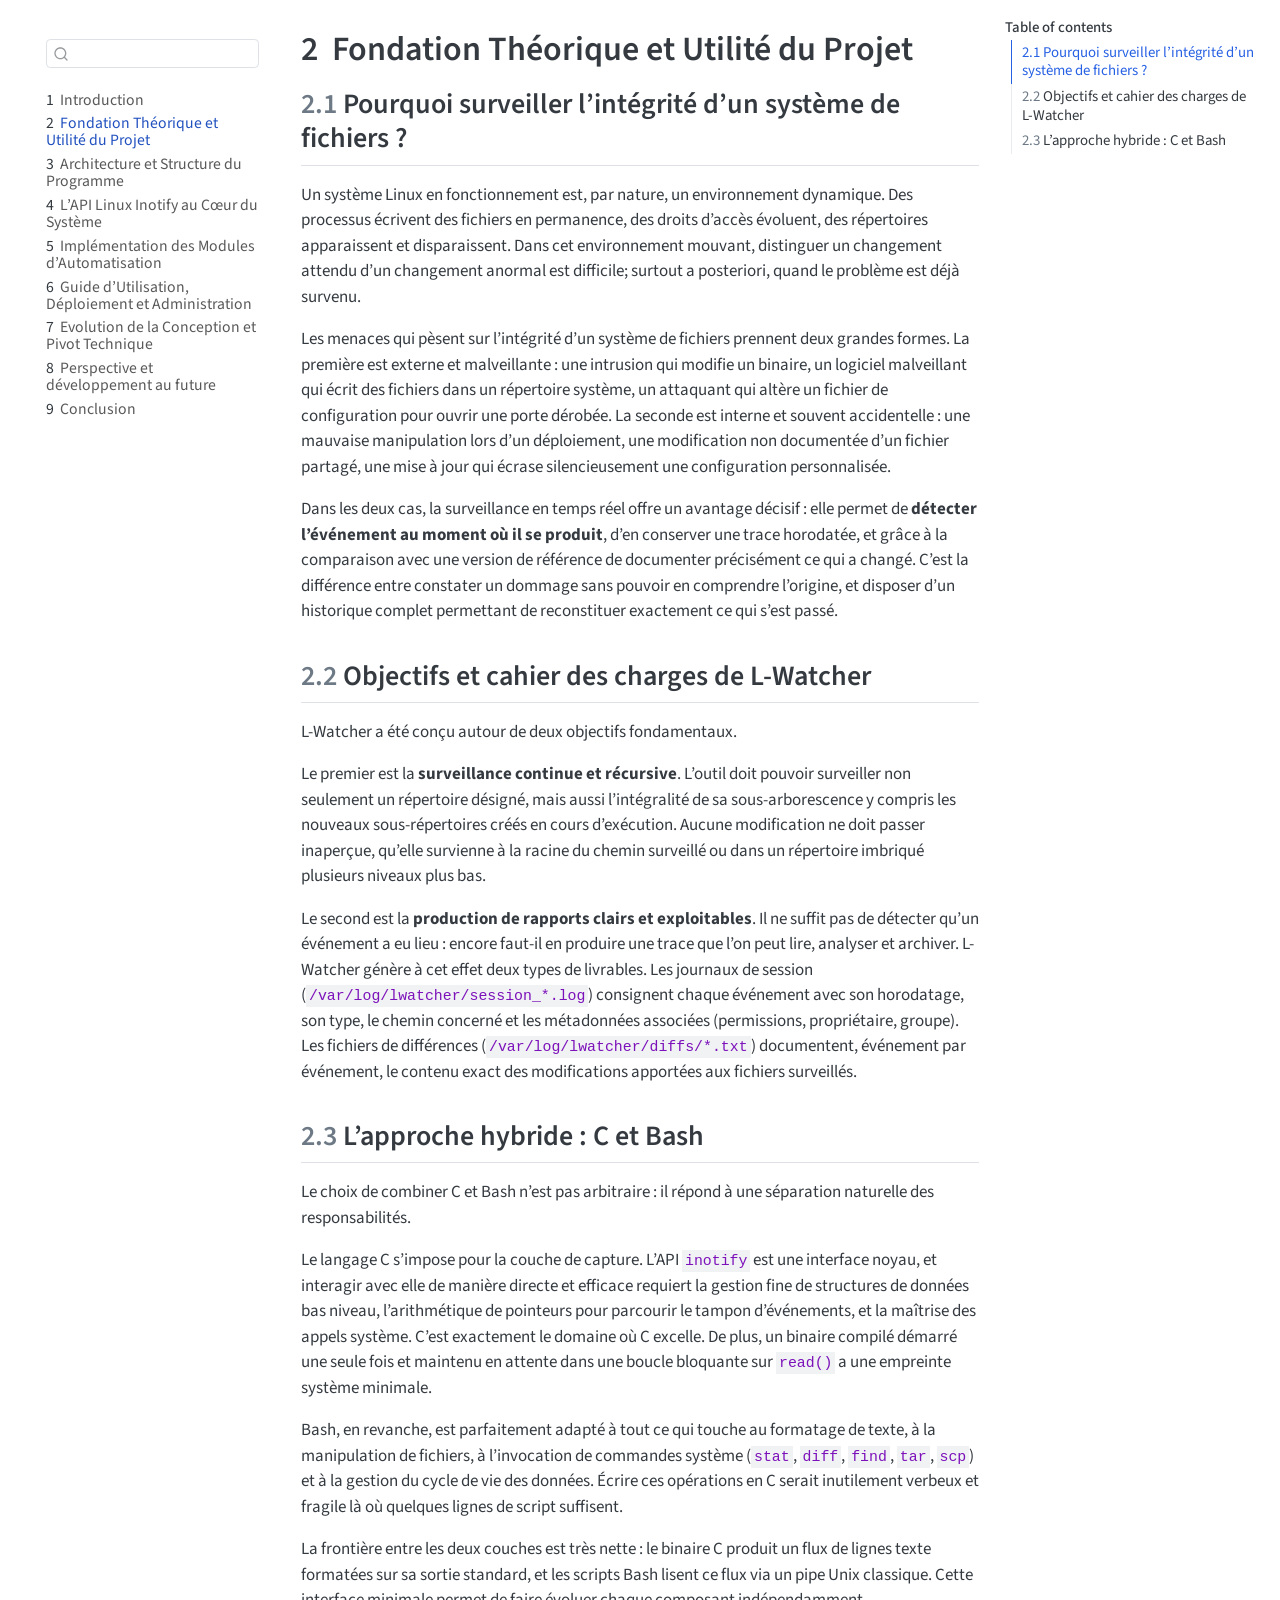
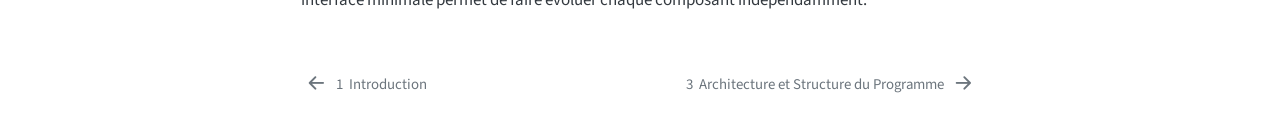
<file: chapter1.html>
<!DOCTYPE html>
<html xmlns="http://www.w3.org/1999/xhtml" lang="en" xml:lang="en"><head>

<meta charset="utf-8">
<meta name="generator" content="quarto-1.9.38">

<meta name="viewport" content="width=device-width, initial-scale=1.0, user-scalable=yes">


<title>2&nbsp; Fondation Théorique et Utilité du Projet</title>
<style>
/* Default styles provided by pandoc.
** See https://pandoc.org/MANUAL.html#variables-for-html for config info.
*/
code{white-space: pre-wrap;}
span.smallcaps{font-variant: small-caps;}
div.columns{display: flex; gap: min(4vw, 1.5em);}
div.column{flex: auto; overflow-x: auto;}
div.hanging-indent{margin-left: 1.5em; text-indent: -1.5em;}
ul.task-list{list-style: none;}
ul.task-list li input[type="checkbox"] {
  width: 0.8em;
  margin: 0 0.8em 0.2em -1em; /* quarto-specific, see https://github.com/quarto-dev/quarto-cli/issues/4556 */ 
  vertical-align: middle;
}
</style>


<script src="site_libs/quarto-nav/quarto-nav.js"></script>
<script src="site_libs/quarto-nav/headroom.min.js"></script>
<script src="site_libs/clipboard/clipboard.min.js"></script>
<script src="site_libs/quarto-search/autocomplete.umd.js"></script>
<script src="site_libs/quarto-search/fuse.min.js"></script>
<script src="site_libs/quarto-search/quarto-search.js"></script>
<meta name="quarto:offset" content="./">
<link href="./chapter2.html" rel="next">
<link href="./index.html" rel="prev">
<script src="site_libs/quarto-html/quarto.js" type="module"></script>
<script src="site_libs/quarto-html/tabsets/tabsets.js" type="module"></script>
<script src="site_libs/quarto-html/popper.min.js"></script>
<script src="site_libs/quarto-html/tippy.umd.min.js"></script>
<script src="site_libs/quarto-html/anchor.min.js"></script>
<link href="site_libs/quarto-html/tippy.css" rel="stylesheet">
<link href="site_libs/quarto-html/quarto-syntax-highlighting-15634bcf2e68342d4ad2dfa704d543f6.css" rel="stylesheet" id="quarto-text-highlighting-styles">
<script src="site_libs/bootstrap/bootstrap.min.js"></script>
<link href="site_libs/bootstrap/bootstrap-icons.css" rel="stylesheet">
<link href="site_libs/bootstrap/bootstrap-87b7f55de2e0c9887283481eb31a794c.min.css" rel="stylesheet" append-hash="true" id="quarto-bootstrap" data-mode="light">
<script id="quarto-search-options" type="application/json">{
  "location": "sidebar",
  "copy-button": false,
  "collapse-after": 3,
  "panel-placement": "start",
  "type": "textbox",
  "limit": 50,
  "keyboard-shortcut": [
    "f",
    "/",
    "s"
  ],
  "show-item-context": false,
  "language": {
    "search-no-results-text": "No results",
    "search-matching-documents-text": "matching documents",
    "search-copy-link-title": "Copy link to search",
    "search-hide-matches-text": "Hide additional matches",
    "search-more-match-text": "more match in this document",
    "search-more-matches-text": "more matches in this document",
    "search-clear-button-title": "Clear",
    "search-text-placeholder": "",
    "search-detached-cancel-button-title": "Cancel",
    "search-submit-button-title": "Submit",
    "search-label": "Search"
  }
}</script>


</head>

<body class="nav-sidebar floating quarto-light">

<div id="quarto-search-results"></div>
  <header id="quarto-header" class="headroom fixed-top">
  <nav class="quarto-secondary-nav">
    <div class="container-fluid d-flex">
      <button type="button" class="quarto-btn-toggle btn" data-bs-toggle="collapse" role="button" data-bs-target=".quarto-sidebar-collapse-item" aria-controls="quarto-sidebar" aria-expanded="false" aria-label="Toggle sidebar navigation" onclick="if (window.quartoToggleHeadroom) { window.quartoToggleHeadroom(); }">
        <i class="bi bi-layout-text-sidebar-reverse"></i>
      </button>
        <nav class="quarto-page-breadcrumbs" aria-label="breadcrumb"><ol class="breadcrumb"><li class="breadcrumb-item"><a href="./chapter1.html"><span class="chapter-number">2</span>&nbsp; <span class="chapter-title">Fondation Théorique et Utilité du Projet</span></a></li></ol></nav>
        <a class="flex-grow-1" role="navigation" data-bs-toggle="collapse" data-bs-target=".quarto-sidebar-collapse-item" aria-controls="quarto-sidebar" aria-expanded="false" aria-label="Toggle sidebar navigation" onclick="if (window.quartoToggleHeadroom) { window.quartoToggleHeadroom(); }">      
        </a>
      <button type="button" class="btn quarto-search-button" aria-label="Search" onclick="window.quartoOpenSearch();">
        <i class="bi bi-search"></i>
      </button>
    </div>
  </nav>
</header>
<!-- content -->
<div id="quarto-content" class="quarto-container page-columns page-rows-contents page-layout-article">
<!-- sidebar -->
  <nav id="quarto-sidebar" class="sidebar collapse collapse-horizontal quarto-sidebar-collapse-item sidebar-navigation floating overflow-auto">
        <div class="mt-2 flex-shrink-0 align-items-center">
        <div class="sidebar-search">
        <div id="quarto-search" class="" title="Search"></div>
        </div>
        </div>
    <div class="sidebar-menu-container"> 
    <ul class="list-unstyled mt-1">
        <li class="sidebar-item">
  <div class="sidebar-item-container"> 
  <a href="./index.html" class="sidebar-item-text sidebar-link">
 <span class="menu-text"><span class="chapter-number">1</span>&nbsp; <span class="chapter-title">Introduction</span></span></a>
  </div>
</li>
        <li class="sidebar-item">
  <div class="sidebar-item-container"> 
  <a href="./chapter1.html" class="sidebar-item-text sidebar-link active">
 <span class="menu-text"><span class="chapter-number">2</span>&nbsp; <span class="chapter-title">Fondation Théorique et Utilité du Projet</span></span></a>
  </div>
</li>
        <li class="sidebar-item">
  <div class="sidebar-item-container"> 
  <a href="./chapter2.html" class="sidebar-item-text sidebar-link">
 <span class="menu-text"><span class="chapter-number">3</span>&nbsp; <span class="chapter-title">Architecture et Structure du Programme</span></span></a>
  </div>
</li>
        <li class="sidebar-item">
  <div class="sidebar-item-container"> 
  <a href="./chapter3.html" class="sidebar-item-text sidebar-link">
 <span class="menu-text"><span class="chapter-number">4</span>&nbsp; <span class="chapter-title">L’API Linux Inotify au Cœur du Système</span></span></a>
  </div>
</li>
        <li class="sidebar-item">
  <div class="sidebar-item-container"> 
  <a href="./chapter4.html" class="sidebar-item-text sidebar-link">
 <span class="menu-text"><span class="chapter-number">5</span>&nbsp; <span class="chapter-title">Implémentation des Modules d’Automatisation</span></span></a>
  </div>
</li>
        <li class="sidebar-item">
  <div class="sidebar-item-container"> 
  <a href="./chapter5.html" class="sidebar-item-text sidebar-link">
 <span class="menu-text"><span class="chapter-number">6</span>&nbsp; <span class="chapter-title">Guide d’Utilisation, Déploiement et Administration</span></span></a>
  </div>
</li>
        <li class="sidebar-item">
  <div class="sidebar-item-container"> 
  <a href="./chapter6.html" class="sidebar-item-text sidebar-link">
 <span class="menu-text"><span class="chapter-number">7</span>&nbsp; <span class="chapter-title">Evolution de la Conception et Pivot Technique</span></span></a>
  </div>
</li>
        <li class="sidebar-item">
  <div class="sidebar-item-container"> 
  <a href="./chapter7.html" class="sidebar-item-text sidebar-link">
 <span class="menu-text"><span class="chapter-number">8</span>&nbsp; <span class="chapter-title">Perspective et développement au future</span></span></a>
  </div>
</li>
        <li class="sidebar-item">
  <div class="sidebar-item-container"> 
  <a href="./summary.html" class="sidebar-item-text sidebar-link">
 <span class="menu-text"><span class="chapter-number">9</span>&nbsp; <span class="chapter-title">Conclusion</span></span></a>
  </div>
</li>
    </ul>
    </div>
</nav>
<div id="quarto-sidebar-glass" class="quarto-sidebar-collapse-item" data-bs-toggle="collapse" data-bs-target=".quarto-sidebar-collapse-item"></div>
<!-- margin-sidebar -->
    <div id="quarto-margin-sidebar" class="sidebar margin-sidebar">
        <nav id="TOC" role="doc-toc" class="toc-active">
    <h2 id="toc-title">Table of contents</h2>
   
  <ul>
  <li><a href="#pourquoi-surveiller-lintégrité-dun-système-de-fichiers" id="toc-pourquoi-surveiller-lintégrité-dun-système-de-fichiers" class="nav-link active" data-scroll-target="#pourquoi-surveiller-lintégrité-dun-système-de-fichiers"><span class="header-section-number">2.1</span> Pourquoi surveiller l’intégrité d’un système de fichiers ?</a></li>
  <li><a href="#objectifs-et-cahier-des-charges-de-l-watcher" id="toc-objectifs-et-cahier-des-charges-de-l-watcher" class="nav-link" data-scroll-target="#objectifs-et-cahier-des-charges-de-l-watcher"><span class="header-section-number">2.2</span> Objectifs et cahier des charges de L-Watcher</a></li>
  <li><a href="#lapproche-hybride-c-et-bash" id="toc-lapproche-hybride-c-et-bash" class="nav-link" data-scroll-target="#lapproche-hybride-c-et-bash"><span class="header-section-number">2.3</span> L’approche hybride : C et Bash</a></li>
  </ul>
</nav>
    </div>
<!-- main -->
<main class="content" id="quarto-document-content">

<header id="title-block-header" class="quarto-title-block default">
<div class="quarto-title">
<h1 class="title"><span class="chapter-number">2</span>&nbsp; <span class="chapter-title">Fondation Théorique et Utilité du Projet</span></h1>
</div>



<div class="quarto-title-meta">

    
  
    
  </div>
  


</header>


<section id="pourquoi-surveiller-lintégrité-dun-système-de-fichiers" class="level2" data-number="2.1">
<h2 data-number="2.1" class="anchored" data-anchor-id="pourquoi-surveiller-lintégrité-dun-système-de-fichiers"><span class="header-section-number">2.1</span> Pourquoi surveiller l’intégrité d’un système de fichiers ?</h2>
<p>Un système Linux en fonctionnement est, par nature, un environnement dynamique. Des processus écrivent des fichiers en permanence, des droits d’accès évoluent, des répertoires apparaissent et disparaissent. Dans cet environnement mouvant, distinguer un changement attendu d’un changement anormal est difficile; surtout a posteriori, quand le problème est déjà survenu.</p>
<p>Les menaces qui pèsent sur l’intégrité d’un système de fichiers prennent deux grandes formes. La première est externe et malveillante : une intrusion qui modifie un binaire, un logiciel malveillant qui écrit des fichiers dans un répertoire système, un attaquant qui altère un fichier de configuration pour ouvrir une porte dérobée. La seconde est interne et souvent accidentelle : une mauvaise manipulation lors d’un déploiement, une modification non documentée d’un fichier partagé, une mise à jour qui écrase silencieusement une configuration personnalisée.</p>
<p>Dans les deux cas, la surveillance en temps réel offre un avantage décisif : elle permet de <strong>détecter l’événement au moment où il se produit</strong>, d’en conserver une trace horodatée, et grâce à la comparaison avec une version de référence de documenter précisément ce qui a changé. C’est la différence entre constater un dommage sans pouvoir en comprendre l’origine, et disposer d’un historique complet permettant de reconstituer exactement ce qui s’est passé.</p>
</section>
<section id="objectifs-et-cahier-des-charges-de-l-watcher" class="level2" data-number="2.2">
<h2 data-number="2.2" class="anchored" data-anchor-id="objectifs-et-cahier-des-charges-de-l-watcher"><span class="header-section-number">2.2</span> Objectifs et cahier des charges de L-Watcher</h2>
<p>L-Watcher a été conçu autour de deux objectifs fondamentaux.</p>
<p>Le premier est la <strong>surveillance continue et récursive</strong>. L’outil doit pouvoir surveiller non seulement un répertoire désigné, mais aussi l’intégralité de sa sous-arborescence y compris les nouveaux sous-répertoires créés en cours d’exécution. Aucune modification ne doit passer inaperçue, qu’elle survienne à la racine du chemin surveillé ou dans un répertoire imbriqué plusieurs niveaux plus bas.</p>
<p>Le second est la <strong>production de rapports clairs et exploitables</strong>. Il ne suffit pas de détecter qu’un événement a eu lieu : encore faut-il en produire une trace que l’on peut lire, analyser et archiver. L-Watcher génère à cet effet deux types de livrables. Les journaux de session (<code>/var/log/lwatcher/session_*.log</code>) consignent chaque événement avec son horodatage, son type, le chemin concerné et les métadonnées associées (permissions, propriétaire, groupe). Les fichiers de différences (<code>/var/log/lwatcher/diffs/*.txt</code>) documentent, événement par événement, le contenu exact des modifications apportées aux fichiers surveillés.</p>
</section>
<section id="lapproche-hybride-c-et-bash" class="level2" data-number="2.3">
<h2 data-number="2.3" class="anchored" data-anchor-id="lapproche-hybride-c-et-bash"><span class="header-section-number">2.3</span> L’approche hybride : C et Bash</h2>
<p>Le choix de combiner C et Bash n’est pas arbitraire : il répond à une séparation naturelle des responsabilités.</p>
<p>Le langage C s’impose pour la couche de capture. L’API <code>inotify</code> est une interface noyau, et interagir avec elle de manière directe et efficace requiert la gestion fine de structures de données bas niveau, l’arithmétique de pointeurs pour parcourir le tampon d’événements, et la maîtrise des appels système. C’est exactement le domaine où C excelle. De plus, un binaire compilé démarré une seule fois et maintenu en attente dans une boucle bloquante sur <code>read()</code> a une empreinte système minimale.</p>
<p>Bash, en revanche, est parfaitement adapté à tout ce qui touche au formatage de texte, à la manipulation de fichiers, à l’invocation de commandes système (<code>stat</code>, <code>diff</code>, <code>find</code>, <code>tar</code>, <code>scp</code>) et à la gestion du cycle de vie des données. Écrire ces opérations en C serait inutilement verbeux et fragile là où quelques lignes de script suffisent.</p>
<p>La frontière entre les deux couches est très nette : le binaire C produit un flux de lignes texte formatées sur sa sortie standard, et les scripts Bash lisent ce flux via un pipe Unix classique. Cette interface minimale permet de faire évoluer chaque composant indépendamment.</p>


</section>

</main> <!-- /main -->
<script id="quarto-html-after-body" type="application/javascript">
  window.document.addEventListener("DOMContentLoaded", function (event) {
    const icon = "";
    const anchorJS = new window.AnchorJS();
    anchorJS.options = {
      placement: 'right',
      icon: icon
    };
    anchorJS.add('.anchored');
    const isCodeAnnotation = (el) => {
      for (const clz of el.classList) {
        if (clz.startsWith('code-annotation-')) {                     
          return true;
        }
      }
      return false;
    }
    const onCopySuccess = function(e) {
      // button target
      const button = e.trigger;
      // don't keep focus
      button.blur();
      // flash "checked"
      button.classList.add('code-copy-button-checked');
      var currentTitle = button.getAttribute("title");
      button.setAttribute("title", "Copied!");
      let tooltip;
      if (window.bootstrap) {
        button.setAttribute("data-bs-toggle", "tooltip");
        button.setAttribute("data-bs-placement", "left");
        button.setAttribute("data-bs-title", "Copied!");
        tooltip = new bootstrap.Tooltip(button, 
          { trigger: "manual", 
            customClass: "code-copy-button-tooltip",
            offset: [0, -8]});
        tooltip.show();    
      }
      setTimeout(function() {
        if (tooltip) {
          tooltip.hide();
          button.removeAttribute("data-bs-title");
          button.removeAttribute("data-bs-toggle");
          button.removeAttribute("data-bs-placement");
        }
        button.setAttribute("title", currentTitle);
        button.classList.remove('code-copy-button-checked');
      }, 1000);
      // clear code selection
      e.clearSelection();
    }
    const getTextToCopy = function(trigger) {
      const outerScaffold = trigger.parentElement.cloneNode(true);
      const codeEl = outerScaffold.querySelector('code');
      for (const childEl of codeEl.children) {
        if (isCodeAnnotation(childEl)) {
          childEl.remove();
        }
      }
      return codeEl.innerText;
    }
    const clipboard = new window.ClipboardJS('.code-copy-button:not([data-in-quarto-modal])', {
      text: getTextToCopy
    });
    clipboard.on('success', onCopySuccess);
    if (window.document.getElementById('quarto-embedded-source-code-modal')) {
      const clipboardModal = new window.ClipboardJS('.code-copy-button[data-in-quarto-modal]', {
        text: getTextToCopy,
        container: window.document.getElementById('quarto-embedded-source-code-modal')
      });
      clipboardModal.on('success', onCopySuccess);
    }
      var localhostRegex = new RegExp(/^(?:http|https):\/\/localhost\:?[0-9]*\//);
      var mailtoRegex = new RegExp(/^mailto:/);
        var filterRegex = new RegExp('/' + window.location.host + '/');
      var isInternal = (href) => {
          return filterRegex.test(href) || localhostRegex.test(href) || mailtoRegex.test(href);
      }
      // Inspect non-navigation links and adorn them if external
     var links = window.document.querySelectorAll('a[href]:not(.nav-link):not(.navbar-brand):not(.toc-action):not(.sidebar-link):not(.sidebar-item-toggle):not(.pagination-link):not(.no-external):not([aria-hidden]):not(.dropdown-item):not(.quarto-navigation-tool):not(.about-link)');
      for (var i=0; i<links.length; i++) {
        const link = links[i];
        if (!isInternal(link.href)) {
          // undo the damage that might have been done by quarto-nav.js in the case of
          // links that we want to consider external
          if (link.dataset.originalHref !== undefined) {
            link.href = link.dataset.originalHref;
          }
        }
      }
    function tippyHover(el, contentFn, onTriggerFn, onUntriggerFn) {
      const config = {
        allowHTML: true,
        maxWidth: 500,
        delay: 100,
        arrow: false,
        appendTo: function(el) {
            return el.parentElement;
        },
        interactive: true,
        interactiveBorder: 10,
        theme: 'quarto',
        placement: 'bottom-start',
      };
      if (contentFn) {
        config.content = contentFn;
      }
      if (onTriggerFn) {
        config.onTrigger = onTriggerFn;
      }
      if (onUntriggerFn) {
        config.onUntrigger = onUntriggerFn;
      }
      window.tippy(el, config); 
    }
    const noterefs = window.document.querySelectorAll('a[role="doc-noteref"]');
    for (var i=0; i<noterefs.length; i++) {
      const ref = noterefs[i];
      tippyHover(ref, function() {
        // use id or data attribute instead here
        let href = ref.getAttribute('data-footnote-href') || ref.getAttribute('href');
        try { href = new URL(href).hash; } catch {}
        const id = href.replace(/^#\/?/, "");
        const note = window.document.getElementById(id);
        if (note) {
          return note.innerHTML;
        } else {
          return "";
        }
      });
    }
    const xrefs = window.document.querySelectorAll('a.quarto-xref');
    const processXRef = (id, note) => {
      // Strip column container classes
      const stripColumnClz = (el) => {
        el.classList.remove("page-full", "page-columns");
        if (el.children) {
          for (const child of el.children) {
            stripColumnClz(child);
          }
        }
      }
      stripColumnClz(note)
      if (id === null || id.startsWith('sec-')) {
        // Special case sections, only their first couple elements
        const container = document.createElement("div");
        if (note.children && note.children.length > 2) {
          container.appendChild(note.children[0].cloneNode(true));
          for (let i = 1; i < note.children.length; i++) {
            const child = note.children[i];
            if (child.tagName === "P" && child.innerText === "") {
              continue;
            } else {
              container.appendChild(child.cloneNode(true));
              break;
            }
          }
          if (window.Quarto?.typesetMath) {
            window.Quarto.typesetMath(container);
          }
          return container.innerHTML
        } else {
          if (window.Quarto?.typesetMath) {
            window.Quarto.typesetMath(note);
          }
          return note.innerHTML;
        }
      } else {
        // Remove any anchor links if they are present
        const anchorLink = note.querySelector('a.anchorjs-link');
        if (anchorLink) {
          anchorLink.remove();
        }
        if (window.Quarto?.typesetMath) {
          window.Quarto.typesetMath(note);
        }
        if (note.classList.contains("callout")) {
          return note.outerHTML;
        } else {
          return note.innerHTML;
        }
      }
    }
    for (var i=0; i<xrefs.length; i++) {
      const xref = xrefs[i];
      tippyHover(xref, undefined, function(instance) {
        instance.disable();
        let url = xref.getAttribute('href');
        let hash = undefined; 
        if (url.startsWith('#')) {
          hash = url;
        } else {
          try { hash = new URL(url).hash; } catch {}
        }
        if (hash) {
          const id = hash.replace(/^#\/?/, "");
          const note = window.document.getElementById(id);
          if (note !== null) {
            try {
              const html = processXRef(id, note.cloneNode(true));
              instance.setContent(html);
            } finally {
              instance.enable();
              instance.show();
            }
          } else {
            // See if we can fetch this
            fetch(url.split('#')[0])
            .then(res => res.text())
            .then(html => {
              const parser = new DOMParser();
              const htmlDoc = parser.parseFromString(html, "text/html");
              const note = htmlDoc.getElementById(id);
              if (note !== null) {
                const html = processXRef(id, note);
                instance.setContent(html);
              } 
            }).finally(() => {
              instance.enable();
              instance.show();
            });
          }
        } else {
          // See if we can fetch a full url (with no hash to target)
          // This is a special case and we should probably do some content thinning / targeting
          fetch(url)
          .then(res => res.text())
          .then(html => {
            const parser = new DOMParser();
            const htmlDoc = parser.parseFromString(html, "text/html");
            const note = htmlDoc.querySelector('main.content');
            if (note !== null) {
              // This should only happen for chapter cross references
              // (since there is no id in the URL)
              // remove the first header
              if (note.children.length > 0 && note.children[0].tagName === "HEADER") {
                note.children[0].remove();
              }
              const html = processXRef(null, note);
              instance.setContent(html);
            } 
          }).finally(() => {
            instance.enable();
            instance.show();
          });
        }
      }, function(instance) {
      });
    }
        let selectedAnnoteEl;
        const selectorForAnnotation = ( cell, annotation) => {
          let cellAttr = 'data-code-cell="' + cell + '"';
          let lineAttr = 'data-code-annotation="' +  annotation + '"';
          const selector = 'span[' + cellAttr + '][' + lineAttr + ']';
          return selector;
        }
        const selectCodeLines = (annoteEl) => {
          const doc = window.document;
          const targetCell = annoteEl.getAttribute("data-target-cell");
          const targetAnnotation = annoteEl.getAttribute("data-target-annotation");
          const annoteSpan = window.document.querySelector(selectorForAnnotation(targetCell, targetAnnotation));
          const lines = annoteSpan.getAttribute("data-code-lines").split(",");
          const lineIds = lines.map((line) => {
            return targetCell + "-" + line;
          })
          let top = null;
          let height = null;
          let parent = null;
          if (lineIds.length > 0) {
              //compute the position of the single el (top and bottom and make a div)
              const el = window.document.getElementById(lineIds[0]);
              top = el.offsetTop;
              height = el.offsetHeight;
              parent = el.parentElement.parentElement;
            if (lineIds.length > 1) {
              const lastEl = window.document.getElementById(lineIds[lineIds.length - 1]);
              const bottom = lastEl.offsetTop + lastEl.offsetHeight;
              height = bottom - top;
            }
            if (top !== null && height !== null && parent !== null) {
              // cook up a div (if necessary) and position it 
              let div = window.document.getElementById("code-annotation-line-highlight");
              if (div === null) {
                div = window.document.createElement("div");
                div.setAttribute("id", "code-annotation-line-highlight");
                div.style.position = 'absolute';
                parent.appendChild(div);
              }
              div.style.top = top - 2 + "px";
              div.style.height = height + 4 + "px";
              div.style.left = 0;
              let gutterDiv = window.document.getElementById("code-annotation-line-highlight-gutter");
              if (gutterDiv === null) {
                gutterDiv = window.document.createElement("div");
                gutterDiv.setAttribute("id", "code-annotation-line-highlight-gutter");
                gutterDiv.style.position = 'absolute';
                const codeCell = window.document.getElementById(targetCell);
                const gutter = codeCell.querySelector('.code-annotation-gutter');
                gutter.appendChild(gutterDiv);
              }
              gutterDiv.style.top = top - 2 + "px";
              gutterDiv.style.height = height + 4 + "px";
            }
            selectedAnnoteEl = annoteEl;
          }
        };
        const unselectCodeLines = () => {
          const elementsIds = ["code-annotation-line-highlight", "code-annotation-line-highlight-gutter"];
          elementsIds.forEach((elId) => {
            const div = window.document.getElementById(elId);
            if (div) {
              div.remove();
            }
          });
          selectedAnnoteEl = undefined;
        };
          // Handle positioning of the toggle
      window.addEventListener(
        "resize",
        throttle(() => {
          elRect = undefined;
          if (selectedAnnoteEl) {
            selectCodeLines(selectedAnnoteEl);
          }
        }, 10)
      );
      function throttle(fn, ms) {
      let throttle = false;
      let timer;
        return (...args) => {
          if(!throttle) { // first call gets through
              fn.apply(this, args);
              throttle = true;
          } else { // all the others get throttled
              if(timer) clearTimeout(timer); // cancel #2
              timer = setTimeout(() => {
                fn.apply(this, args);
                timer = throttle = false;
              }, ms);
          }
        };
      }
        // Attach click handler to the DT
        const annoteDls = window.document.querySelectorAll('dt[data-target-cell]');
        for (const annoteDlNode of annoteDls) {
          annoteDlNode.addEventListener('click', (event) => {
            const clickedEl = event.target;
            if (clickedEl !== selectedAnnoteEl) {
              unselectCodeLines();
              const activeEl = window.document.querySelector('dt[data-target-cell].code-annotation-active');
              if (activeEl) {
                activeEl.classList.remove('code-annotation-active');
              }
              selectCodeLines(clickedEl);
              clickedEl.classList.add('code-annotation-active');
            } else {
              // Unselect the line
              unselectCodeLines();
              clickedEl.classList.remove('code-annotation-active');
            }
          });
        }
    const findCites = (el) => {
      const parentEl = el.parentElement;
      if (parentEl) {
        const cites = parentEl.dataset.cites;
        if (cites) {
          return {
            el,
            cites: cites.split(' ')
          };
        } else {
          return findCites(el.parentElement)
        }
      } else {
        return undefined;
      }
    };
    var bibliorefs = window.document.querySelectorAll('a[role="doc-biblioref"]');
    for (var i=0; i<bibliorefs.length; i++) {
      const ref = bibliorefs[i];
      const citeInfo = findCites(ref);
      if (citeInfo) {
        tippyHover(citeInfo.el, function() {
          var popup = window.document.createElement('div');
          citeInfo.cites.forEach(function(cite) {
            var citeDiv = window.document.createElement('div');
            citeDiv.classList.add('hanging-indent');
            citeDiv.classList.add('csl-entry');
            var biblioDiv = window.document.getElementById('ref-' + cite);
            if (biblioDiv) {
              citeDiv.innerHTML = biblioDiv.innerHTML;
            }
            popup.appendChild(citeDiv);
          });
          return popup.innerHTML;
        });
      }
    }
  });
  </script>
<nav class="page-navigation">
  <div class="nav-page nav-page-previous">
      <a href="./index.html" class="pagination-link" aria-label="Introduction">
        <i class="bi bi-arrow-left-short"></i> <span class="nav-page-text"><span class="chapter-number">1</span>&nbsp; <span class="chapter-title">Introduction</span></span>
      </a>          
  </div>
  <div class="nav-page nav-page-next">
      <a href="./chapter2.html" class="pagination-link" aria-label="Architecture et Structure du Programme">
        <span class="nav-page-text"><span class="chapter-number">3</span>&nbsp; <span class="chapter-title">Architecture et Structure du Programme</span></span> <i class="bi bi-arrow-right-short"></i>
      </a>
  </div>
</nav>
</div> <!-- /content -->




</body></html>
</file>
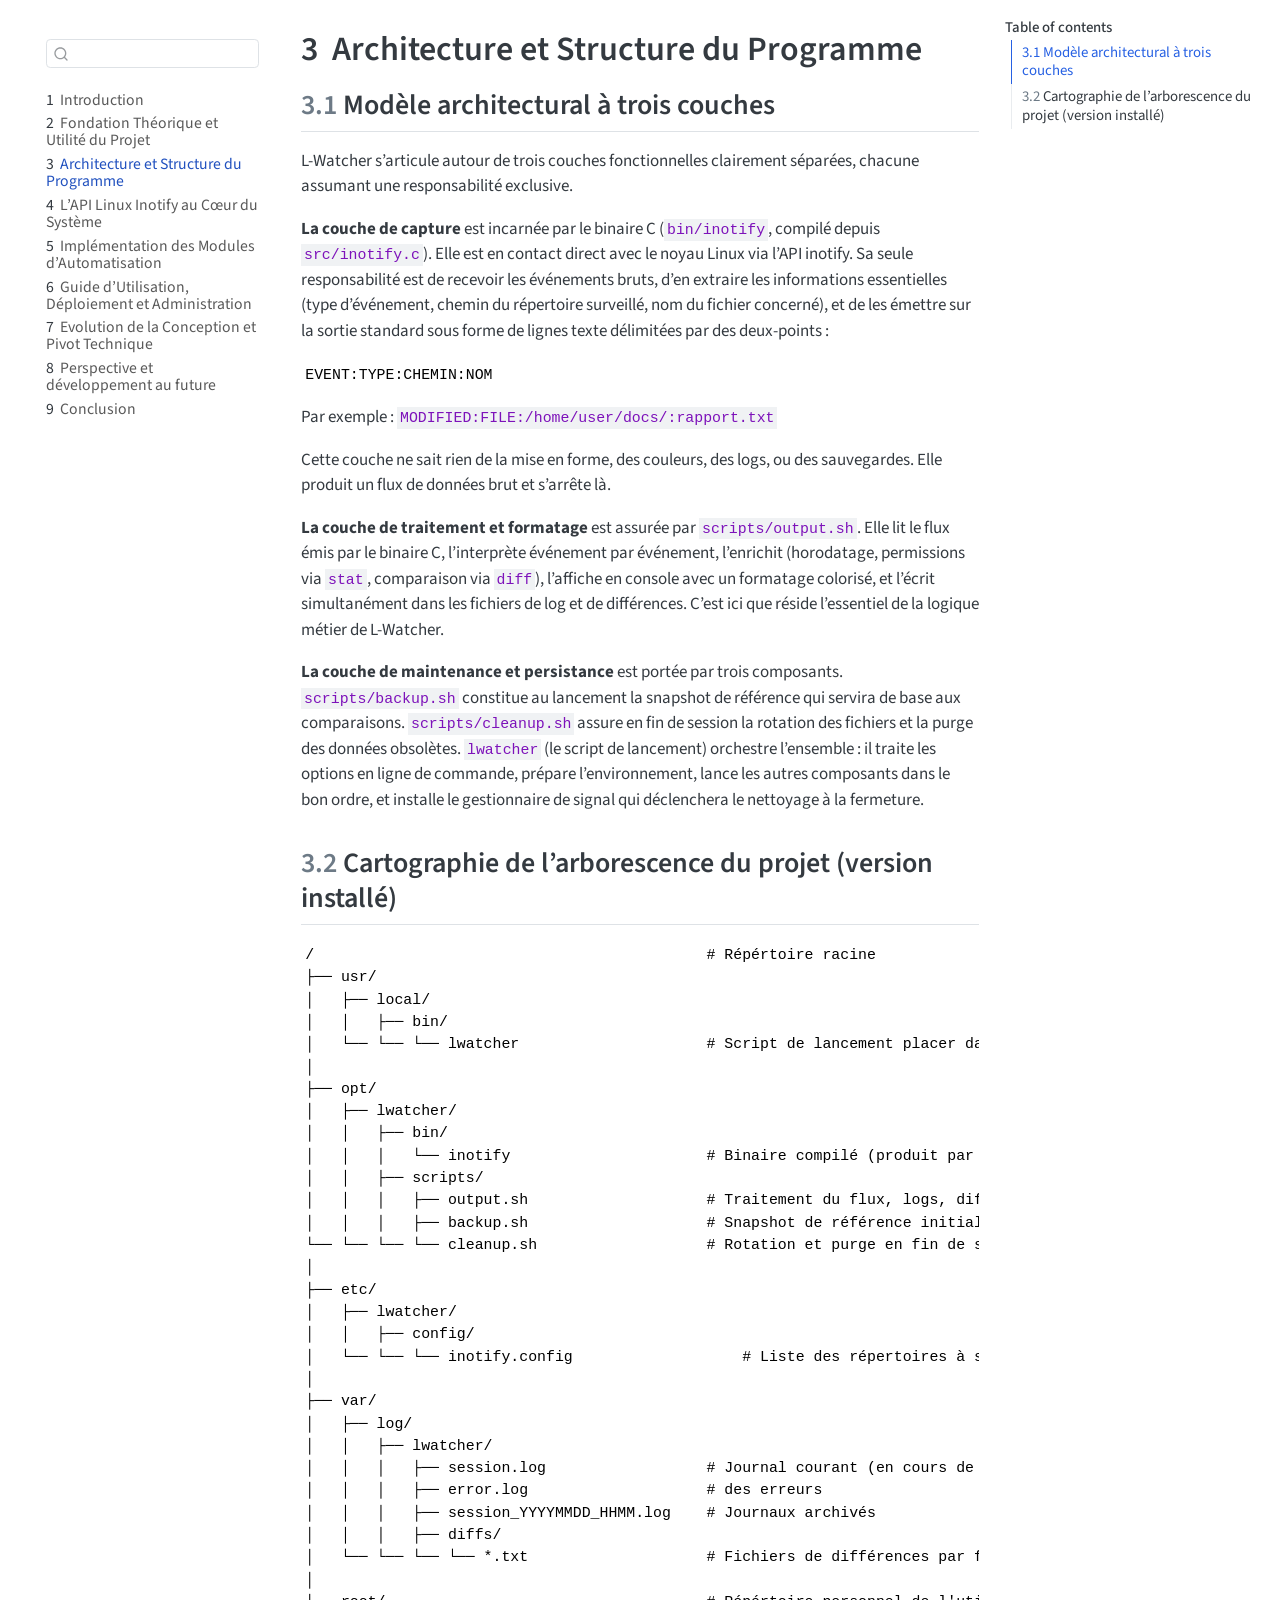
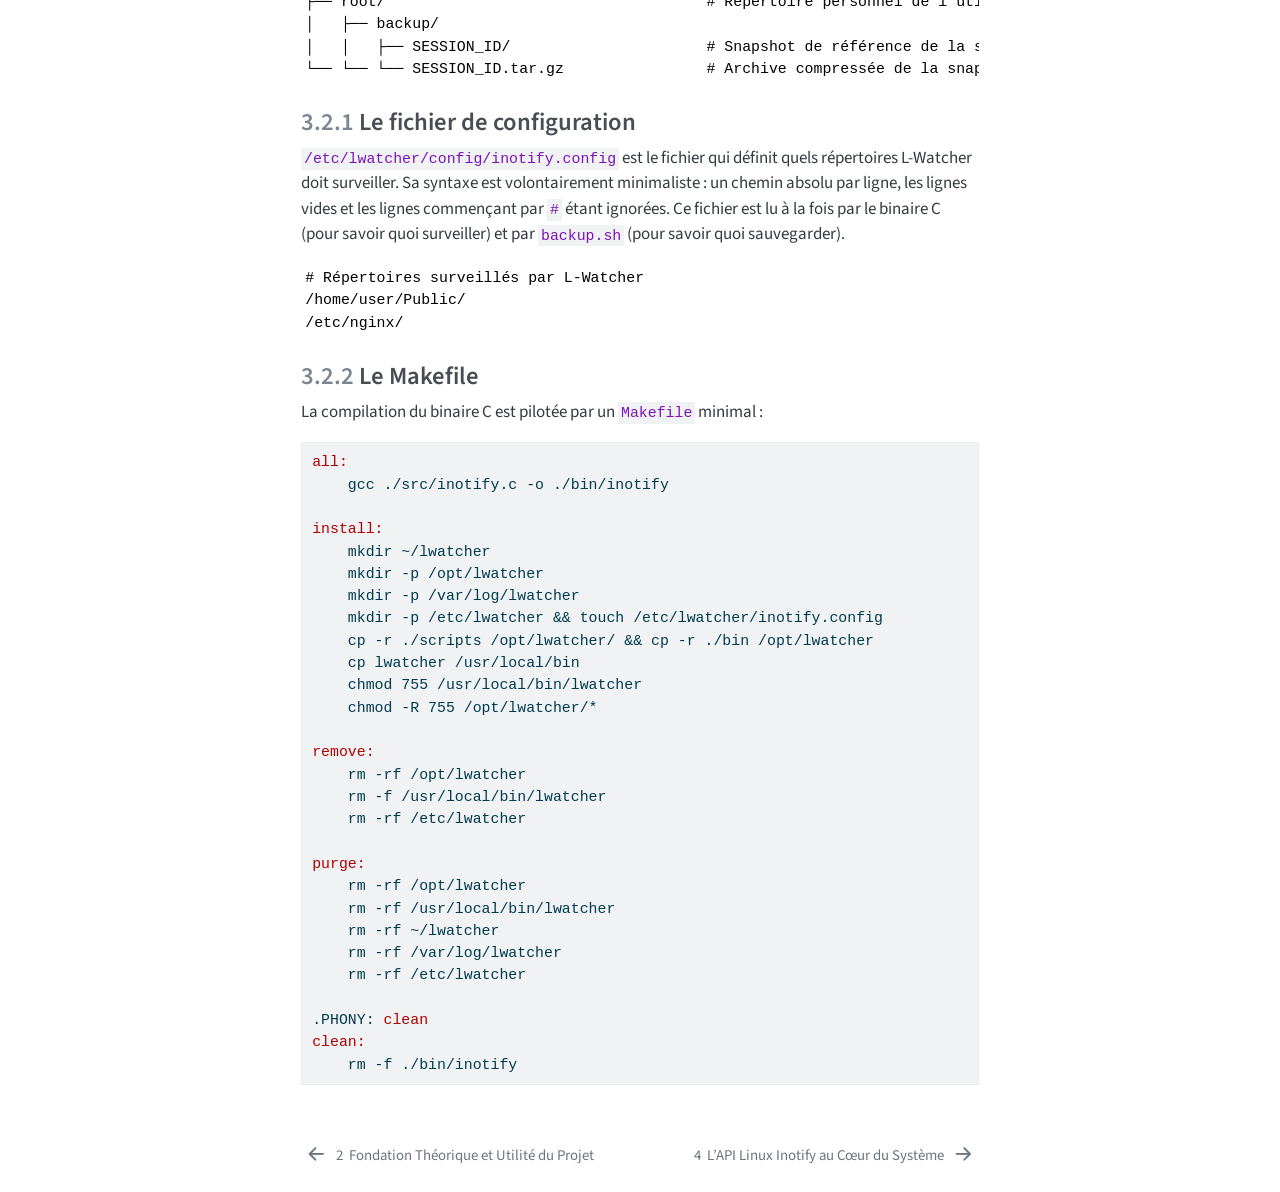
<file: chapter2.html>
<!DOCTYPE html>
<html xmlns="http://www.w3.org/1999/xhtml" lang="en" xml:lang="en"><head>

<meta charset="utf-8">
<meta name="generator" content="quarto-1.9.38">

<meta name="viewport" content="width=device-width, initial-scale=1.0, user-scalable=yes">


<title>3&nbsp; Architecture et Structure du Programme</title>
<style>
/* Default styles provided by pandoc.
** See https://pandoc.org/MANUAL.html#variables-for-html for config info.
*/
code{white-space: pre-wrap;}
span.smallcaps{font-variant: small-caps;}
div.columns{display: flex; gap: min(4vw, 1.5em);}
div.column{flex: auto; overflow-x: auto;}
div.hanging-indent{margin-left: 1.5em; text-indent: -1.5em;}
ul.task-list{list-style: none;}
ul.task-list li input[type="checkbox"] {
  width: 0.8em;
  margin: 0 0.8em 0.2em -1em; /* quarto-specific, see https://github.com/quarto-dev/quarto-cli/issues/4556 */ 
  vertical-align: middle;
}
/* CSS for syntax highlighting */
html { -webkit-text-size-adjust: 100%; }
pre > code.sourceCode { white-space: pre; position: relative; }
pre > code.sourceCode > span { display: inline-block; line-height: 1.25; }
pre > code.sourceCode > span:empty { height: 1.2em; }
.sourceCode { overflow: visible; }
code.sourceCode > span { color: inherit; text-decoration: inherit; }
div.sourceCode { margin: 1em 0; }
pre.sourceCode { margin: 0; }
@media screen {
div.sourceCode { overflow: auto; }
}
@media print {
pre > code.sourceCode { white-space: pre-wrap; }
pre > code.sourceCode > span { text-indent: -5em; padding-left: 5em; }
}
pre.numberSource code
  { counter-reset: source-line 0; }
pre.numberSource code > span
  { position: relative; left: -4em; counter-increment: source-line; }
pre.numberSource code > span > a:first-child::before
  { content: counter(source-line);
    position: relative; left: -1em; text-align: right; vertical-align: baseline;
    border: none; display: inline-block;
    -webkit-touch-callout: none; -webkit-user-select: none;
    -khtml-user-select: none; -moz-user-select: none;
    -ms-user-select: none; user-select: none;
    padding: 0 4px; width: 4em;
  }
pre.numberSource { margin-left: 3em;  padding-left: 4px; }
div.sourceCode
  {   }
@media screen {
pre > code.sourceCode > span > a:first-child::before { text-decoration: underline; }
}
</style>


<script src="site_libs/quarto-nav/quarto-nav.js"></script>
<script src="site_libs/quarto-nav/headroom.min.js"></script>
<script src="site_libs/clipboard/clipboard.min.js"></script>
<script src="site_libs/quarto-search/autocomplete.umd.js"></script>
<script src="site_libs/quarto-search/fuse.min.js"></script>
<script src="site_libs/quarto-search/quarto-search.js"></script>
<meta name="quarto:offset" content="./">
<link href="./chapter3.html" rel="next">
<link href="./chapter1.html" rel="prev">
<script src="site_libs/quarto-html/quarto.js" type="module"></script>
<script src="site_libs/quarto-html/tabsets/tabsets.js" type="module"></script>
<script src="site_libs/quarto-html/popper.min.js"></script>
<script src="site_libs/quarto-html/tippy.umd.min.js"></script>
<script src="site_libs/quarto-html/anchor.min.js"></script>
<link href="site_libs/quarto-html/tippy.css" rel="stylesheet">
<link href="site_libs/quarto-html/quarto-syntax-highlighting-15634bcf2e68342d4ad2dfa704d543f6.css" rel="stylesheet" id="quarto-text-highlighting-styles">
<script src="site_libs/bootstrap/bootstrap.min.js"></script>
<link href="site_libs/bootstrap/bootstrap-icons.css" rel="stylesheet">
<link href="site_libs/bootstrap/bootstrap-87b7f55de2e0c9887283481eb31a794c.min.css" rel="stylesheet" append-hash="true" id="quarto-bootstrap" data-mode="light">
<script id="quarto-search-options" type="application/json">{
  "location": "sidebar",
  "copy-button": false,
  "collapse-after": 3,
  "panel-placement": "start",
  "type": "textbox",
  "limit": 50,
  "keyboard-shortcut": [
    "f",
    "/",
    "s"
  ],
  "show-item-context": false,
  "language": {
    "search-no-results-text": "No results",
    "search-matching-documents-text": "matching documents",
    "search-copy-link-title": "Copy link to search",
    "search-hide-matches-text": "Hide additional matches",
    "search-more-match-text": "more match in this document",
    "search-more-matches-text": "more matches in this document",
    "search-clear-button-title": "Clear",
    "search-text-placeholder": "",
    "search-detached-cancel-button-title": "Cancel",
    "search-submit-button-title": "Submit",
    "search-label": "Search"
  }
}</script>


</head>

<body class="nav-sidebar floating quarto-light">

<div id="quarto-search-results"></div>
  <header id="quarto-header" class="headroom fixed-top">
  <nav class="quarto-secondary-nav">
    <div class="container-fluid d-flex">
      <button type="button" class="quarto-btn-toggle btn" data-bs-toggle="collapse" role="button" data-bs-target=".quarto-sidebar-collapse-item" aria-controls="quarto-sidebar" aria-expanded="false" aria-label="Toggle sidebar navigation" onclick="if (window.quartoToggleHeadroom) { window.quartoToggleHeadroom(); }">
        <i class="bi bi-layout-text-sidebar-reverse"></i>
      </button>
        <nav class="quarto-page-breadcrumbs" aria-label="breadcrumb"><ol class="breadcrumb"><li class="breadcrumb-item"><a href="./chapter2.html"><span class="chapter-number">3</span>&nbsp; <span class="chapter-title">Architecture et Structure du Programme</span></a></li></ol></nav>
        <a class="flex-grow-1" role="navigation" data-bs-toggle="collapse" data-bs-target=".quarto-sidebar-collapse-item" aria-controls="quarto-sidebar" aria-expanded="false" aria-label="Toggle sidebar navigation" onclick="if (window.quartoToggleHeadroom) { window.quartoToggleHeadroom(); }">      
        </a>
      <button type="button" class="btn quarto-search-button" aria-label="Search" onclick="window.quartoOpenSearch();">
        <i class="bi bi-search"></i>
      </button>
    </div>
  </nav>
</header>
<!-- content -->
<div id="quarto-content" class="quarto-container page-columns page-rows-contents page-layout-article">
<!-- sidebar -->
  <nav id="quarto-sidebar" class="sidebar collapse collapse-horizontal quarto-sidebar-collapse-item sidebar-navigation floating overflow-auto">
        <div class="mt-2 flex-shrink-0 align-items-center">
        <div class="sidebar-search">
        <div id="quarto-search" class="" title="Search"></div>
        </div>
        </div>
    <div class="sidebar-menu-container"> 
    <ul class="list-unstyled mt-1">
        <li class="sidebar-item">
  <div class="sidebar-item-container"> 
  <a href="./index.html" class="sidebar-item-text sidebar-link">
 <span class="menu-text"><span class="chapter-number">1</span>&nbsp; <span class="chapter-title">Introduction</span></span></a>
  </div>
</li>
        <li class="sidebar-item">
  <div class="sidebar-item-container"> 
  <a href="./chapter1.html" class="sidebar-item-text sidebar-link">
 <span class="menu-text"><span class="chapter-number">2</span>&nbsp; <span class="chapter-title">Fondation Théorique et Utilité du Projet</span></span></a>
  </div>
</li>
        <li class="sidebar-item">
  <div class="sidebar-item-container"> 
  <a href="./chapter2.html" class="sidebar-item-text sidebar-link active">
 <span class="menu-text"><span class="chapter-number">3</span>&nbsp; <span class="chapter-title">Architecture et Structure du Programme</span></span></a>
  </div>
</li>
        <li class="sidebar-item">
  <div class="sidebar-item-container"> 
  <a href="./chapter3.html" class="sidebar-item-text sidebar-link">
 <span class="menu-text"><span class="chapter-number">4</span>&nbsp; <span class="chapter-title">L’API Linux Inotify au Cœur du Système</span></span></a>
  </div>
</li>
        <li class="sidebar-item">
  <div class="sidebar-item-container"> 
  <a href="./chapter4.html" class="sidebar-item-text sidebar-link">
 <span class="menu-text"><span class="chapter-number">5</span>&nbsp; <span class="chapter-title">Implémentation des Modules d’Automatisation</span></span></a>
  </div>
</li>
        <li class="sidebar-item">
  <div class="sidebar-item-container"> 
  <a href="./chapter5.html" class="sidebar-item-text sidebar-link">
 <span class="menu-text"><span class="chapter-number">6</span>&nbsp; <span class="chapter-title">Guide d’Utilisation, Déploiement et Administration</span></span></a>
  </div>
</li>
        <li class="sidebar-item">
  <div class="sidebar-item-container"> 
  <a href="./chapter6.html" class="sidebar-item-text sidebar-link">
 <span class="menu-text"><span class="chapter-number">7</span>&nbsp; <span class="chapter-title">Evolution de la Conception et Pivot Technique</span></span></a>
  </div>
</li>
        <li class="sidebar-item">
  <div class="sidebar-item-container"> 
  <a href="./chapter7.html" class="sidebar-item-text sidebar-link">
 <span class="menu-text"><span class="chapter-number">8</span>&nbsp; <span class="chapter-title">Perspective et développement au future</span></span></a>
  </div>
</li>
        <li class="sidebar-item">
  <div class="sidebar-item-container"> 
  <a href="./summary.html" class="sidebar-item-text sidebar-link">
 <span class="menu-text"><span class="chapter-number">9</span>&nbsp; <span class="chapter-title">Conclusion</span></span></a>
  </div>
</li>
    </ul>
    </div>
</nav>
<div id="quarto-sidebar-glass" class="quarto-sidebar-collapse-item" data-bs-toggle="collapse" data-bs-target=".quarto-sidebar-collapse-item"></div>
<!-- margin-sidebar -->
    <div id="quarto-margin-sidebar" class="sidebar margin-sidebar">
        <nav id="TOC" role="doc-toc" class="toc-active">
    <h2 id="toc-title">Table of contents</h2>
   
  <ul>
  <li><a href="#modèle-architectural-à-trois-couches" id="toc-modèle-architectural-à-trois-couches" class="nav-link active" data-scroll-target="#modèle-architectural-à-trois-couches"><span class="header-section-number">3.1</span> Modèle architectural à trois couches</a></li>
  <li><a href="#cartographie-de-larborescence-du-projet-version-installé" id="toc-cartographie-de-larborescence-du-projet-version-installé" class="nav-link" data-scroll-target="#cartographie-de-larborescence-du-projet-version-installé"><span class="header-section-number">3.2</span> Cartographie de l’arborescence du projet (version installé)</a>
  <ul class="collapse">
  <li><a href="#le-fichier-de-configuration" id="toc-le-fichier-de-configuration" class="nav-link" data-scroll-target="#le-fichier-de-configuration"><span class="header-section-number">3.2.1</span> Le fichier de configuration</a></li>
  <li><a href="#le-makefile" id="toc-le-makefile" class="nav-link" data-scroll-target="#le-makefile"><span class="header-section-number">3.2.2</span> Le Makefile</a></li>
  </ul></li>
  </ul>
</nav>
    </div>
<!-- main -->
<main class="content" id="quarto-document-content">

<header id="title-block-header" class="quarto-title-block default">
<div class="quarto-title">
<h1 class="title"><span class="chapter-number">3</span>&nbsp; <span class="chapter-title">Architecture et Structure du Programme</span></h1>
</div>



<div class="quarto-title-meta">

    
  
    
  </div>
  


</header>


<section id="modèle-architectural-à-trois-couches" class="level2" data-number="3.1">
<h2 data-number="3.1" class="anchored" data-anchor-id="modèle-architectural-à-trois-couches"><span class="header-section-number">3.1</span> Modèle architectural à trois couches</h2>
<p>L-Watcher s’articule autour de trois couches fonctionnelles clairement séparées, chacune assumant une responsabilité exclusive.</p>
<p><strong>La couche de capture</strong> est incarnée par le binaire C (<code>bin/inotify</code>, compilé depuis <code>src/inotify.c</code>). Elle est en contact direct avec le noyau Linux via l’API inotify. Sa seule responsabilité est de recevoir les événements bruts, d’en extraire les informations essentielles (type d’événement, chemin du répertoire surveillé, nom du fichier concerné), et de les émettre sur la sortie standard sous forme de lignes texte délimitées par des deux-points :</p>
<pre><code>EVENT:TYPE:CHEMIN:NOM</code></pre>
<p>Par exemple : <code>MODIFIED:FILE:/home/user/docs/:rapport.txt</code></p>
<p>Cette couche ne sait rien de la mise en forme, des couleurs, des logs, ou des sauvegardes. Elle produit un flux de données brut et s’arrête là.</p>
<p><strong>La couche de traitement et formatage</strong> est assurée par <code>scripts/output.sh</code>. Elle lit le flux émis par le binaire C, l’interprète événement par événement, l’enrichit (horodatage, permissions via <code>stat</code>, comparaison via <code>diff</code>), l’affiche en console avec un formatage colorisé, et l’écrit simultanément dans les fichiers de log et de différences. C’est ici que réside l’essentiel de la logique métier de L-Watcher.</p>
<p><strong>La couche de maintenance et persistance</strong> est portée par trois composants. <code>scripts/backup.sh</code> constitue au lancement la snapshot de référence qui servira de base aux comparaisons. <code>scripts/cleanup.sh</code> assure en fin de session la rotation des fichiers et la purge des données obsolètes. <code>lwatcher</code> (le script de lancement) orchestre l’ensemble : il traite les options en ligne de commande, prépare l’environnement, lance les autres composants dans le bon ordre, et installe le gestionnaire de signal qui déclenchera le nettoyage à la fermeture.</p>
</section>
<section id="cartographie-de-larborescence-du-projet-version-installé" class="level2" data-number="3.2">
<h2 data-number="3.2" class="anchored" data-anchor-id="cartographie-de-larborescence-du-projet-version-installé"><span class="header-section-number">3.2</span> Cartographie de l’arborescence du projet (version installé)</h2>
<pre><code>/                                            # Répértoire racine
├── usr/
│   ├── local/
│   │   ├── bin/
│   └── └── └── lwatcher                     # Script de lancement placer dans $PATH
│   
├── opt/
│   ├── lwatcher/
│   │   ├── bin/
│   │   │   └── inotify                      # Binaire compilé (produit par make)
│   │   ├── scripts/
│   │   │   ├── output.sh                    # Traitement du flux, logs, diffs
│   │   │   ├── backup.sh                    # Snapshot de référence initiale
└── └── └── └── cleanup.sh                   # Rotation et purge en fin de session
│   
├── etc/
│   ├── lwatcher/
│   │   ├── config/
│   └── └── └── inotify.config                   # Liste des répertoires à surveiller
│   
├── var/
│   ├── log/
│   │   ├── lwatcher/
│   │   │   ├── session.log                  # Journal courant (en cours de session)
│   │   │   ├── error.log                    # des erreurs
│   │   │   ├── session_YYYYMMDD_HHMM.log    # Journaux archivés
│   │   │   ├── diffs/
│   └── └── └── └── *.txt                    # Fichiers de différences par fichier modifié
│   
├── root/                                    # Répértoire personnel de l'utilisateur root
│   ├── backup/
│   │   ├── SESSION_ID/                      # Snapshot de référence de la session (Répértoire temporaire)
└── └── └── SESSION_ID.tar.gz                # Archive compressée de la snapshot</code></pre>
<section id="le-fichier-de-configuration" class="level3" data-number="3.2.1">
<h3 data-number="3.2.1" class="anchored" data-anchor-id="le-fichier-de-configuration"><span class="header-section-number">3.2.1</span> Le fichier de configuration</h3>
<p><code>/etc/lwatcher/config/inotify.config</code> est le fichier qui définit quels répertoires L-Watcher doit surveiller. Sa syntaxe est volontairement minimaliste : un chemin absolu par ligne, les lignes vides et les lignes commençant par <code>#</code> étant ignorées. Ce fichier est lu à la fois par le binaire C (pour savoir quoi surveiller) et par <code>backup.sh</code> (pour savoir quoi sauvegarder).</p>
<pre><code># Répertoires surveillés par L-Watcher
/home/user/Public/
/etc/nginx/</code></pre>
</section>
<section id="le-makefile" class="level3" data-number="3.2.2">
<h3 data-number="3.2.2" class="anchored" data-anchor-id="le-makefile"><span class="header-section-number">3.2.2</span> Le Makefile</h3>
<p>La compilation du binaire C est pilotée par un <code>Makefile</code> minimal :</p>
<div class="code-copy-outer-scaffold"><div class="sourceCode" id="cb4"><pre class="sourceCode makefile code-with-copy"><code class="sourceCode makefile"><span id="cb4-1"><a href="#cb4-1" aria-hidden="true" tabindex="-1"></a><span class="dv">all:</span></span>
<span id="cb4-2"><a href="#cb4-2" aria-hidden="true" tabindex="-1"></a><span class="er">    </span>gcc ./src/inotify.c -o ./bin/inotify</span>
<span id="cb4-3"><a href="#cb4-3" aria-hidden="true" tabindex="-1"></a></span>
<span id="cb4-4"><a href="#cb4-4" aria-hidden="true" tabindex="-1"></a><span class="dv">install:</span></span>
<span id="cb4-5"><a href="#cb4-5" aria-hidden="true" tabindex="-1"></a><span class="er">    </span>mkdir ~/lwatcher</span>
<span id="cb4-6"><a href="#cb4-6" aria-hidden="true" tabindex="-1"></a>    mkdir -p /opt/lwatcher</span>
<span id="cb4-7"><a href="#cb4-7" aria-hidden="true" tabindex="-1"></a>    mkdir -p /var/log/lwatcher</span>
<span id="cb4-8"><a href="#cb4-8" aria-hidden="true" tabindex="-1"></a>    mkdir -p /etc/lwatcher &amp;&amp; touch /etc/lwatcher/inotify.config</span>
<span id="cb4-9"><a href="#cb4-9" aria-hidden="true" tabindex="-1"></a>    cp -r ./scripts /opt/lwatcher/ &amp;&amp; cp -r ./bin /opt/lwatcher</span>
<span id="cb4-10"><a href="#cb4-10" aria-hidden="true" tabindex="-1"></a>    cp lwatcher /usr/local/bin</span>
<span id="cb4-11"><a href="#cb4-11" aria-hidden="true" tabindex="-1"></a>    chmod 755 /usr/local/bin/lwatcher</span>
<span id="cb4-12"><a href="#cb4-12" aria-hidden="true" tabindex="-1"></a>    chmod -R 755 /opt/lwatcher/*</span>
<span id="cb4-13"><a href="#cb4-13" aria-hidden="true" tabindex="-1"></a></span>
<span id="cb4-14"><a href="#cb4-14" aria-hidden="true" tabindex="-1"></a><span class="dv">remove:</span></span>
<span id="cb4-15"><a href="#cb4-15" aria-hidden="true" tabindex="-1"></a><span class="er">    </span>rm -rf /opt/lwatcher</span>
<span id="cb4-16"><a href="#cb4-16" aria-hidden="true" tabindex="-1"></a>    rm -f /usr/local/bin/lwatcher</span>
<span id="cb4-17"><a href="#cb4-17" aria-hidden="true" tabindex="-1"></a>    rm -rf /etc/lwatcher</span>
<span id="cb4-18"><a href="#cb4-18" aria-hidden="true" tabindex="-1"></a></span>
<span id="cb4-19"><a href="#cb4-19" aria-hidden="true" tabindex="-1"></a><span class="dv">purge:</span></span>
<span id="cb4-20"><a href="#cb4-20" aria-hidden="true" tabindex="-1"></a><span class="er">    </span>rm -rf /opt/lwatcher</span>
<span id="cb4-21"><a href="#cb4-21" aria-hidden="true" tabindex="-1"></a>    rm -rf /usr/local/bin/lwatcher</span>
<span id="cb4-22"><a href="#cb4-22" aria-hidden="true" tabindex="-1"></a>    rm -rf ~/lwatcher</span>
<span id="cb4-23"><a href="#cb4-23" aria-hidden="true" tabindex="-1"></a>    rm -rf /var/log/lwatcher</span>
<span id="cb4-24"><a href="#cb4-24" aria-hidden="true" tabindex="-1"></a>    rm -rf /etc/lwatcher</span>
<span id="cb4-25"><a href="#cb4-25" aria-hidden="true" tabindex="-1"></a></span>
<span id="cb4-26"><a href="#cb4-26" aria-hidden="true" tabindex="-1"></a><span class="ot">.PHONY:</span><span class="dt"> clean</span></span>
<span id="cb4-27"><a href="#cb4-27" aria-hidden="true" tabindex="-1"></a><span class="dv">clean:</span></span>
<span id="cb4-28"><a href="#cb4-28" aria-hidden="true" tabindex="-1"></a><span class="er">    </span>rm -f ./bin/inotify</span></code></pre></div><button title="Copy to Clipboard" class="code-copy-button"><i class="bi"></i></button></div>


</section>
</section>

</main> <!-- /main -->
<script id="quarto-html-after-body" type="application/javascript">
  window.document.addEventListener("DOMContentLoaded", function (event) {
    const icon = "";
    const anchorJS = new window.AnchorJS();
    anchorJS.options = {
      placement: 'right',
      icon: icon
    };
    anchorJS.add('.anchored');
    const isCodeAnnotation = (el) => {
      for (const clz of el.classList) {
        if (clz.startsWith('code-annotation-')) {                     
          return true;
        }
      }
      return false;
    }
    const onCopySuccess = function(e) {
      // button target
      const button = e.trigger;
      // don't keep focus
      button.blur();
      // flash "checked"
      button.classList.add('code-copy-button-checked');
      var currentTitle = button.getAttribute("title");
      button.setAttribute("title", "Copied!");
      let tooltip;
      if (window.bootstrap) {
        button.setAttribute("data-bs-toggle", "tooltip");
        button.setAttribute("data-bs-placement", "left");
        button.setAttribute("data-bs-title", "Copied!");
        tooltip = new bootstrap.Tooltip(button, 
          { trigger: "manual", 
            customClass: "code-copy-button-tooltip",
            offset: [0, -8]});
        tooltip.show();    
      }
      setTimeout(function() {
        if (tooltip) {
          tooltip.hide();
          button.removeAttribute("data-bs-title");
          button.removeAttribute("data-bs-toggle");
          button.removeAttribute("data-bs-placement");
        }
        button.setAttribute("title", currentTitle);
        button.classList.remove('code-copy-button-checked');
      }, 1000);
      // clear code selection
      e.clearSelection();
    }
    const getTextToCopy = function(trigger) {
      const outerScaffold = trigger.parentElement.cloneNode(true);
      const codeEl = outerScaffold.querySelector('code');
      for (const childEl of codeEl.children) {
        if (isCodeAnnotation(childEl)) {
          childEl.remove();
        }
      }
      return codeEl.innerText;
    }
    const clipboard = new window.ClipboardJS('.code-copy-button:not([data-in-quarto-modal])', {
      text: getTextToCopy
    });
    clipboard.on('success', onCopySuccess);
    if (window.document.getElementById('quarto-embedded-source-code-modal')) {
      const clipboardModal = new window.ClipboardJS('.code-copy-button[data-in-quarto-modal]', {
        text: getTextToCopy,
        container: window.document.getElementById('quarto-embedded-source-code-modal')
      });
      clipboardModal.on('success', onCopySuccess);
    }
      var localhostRegex = new RegExp(/^(?:http|https):\/\/localhost\:?[0-9]*\//);
      var mailtoRegex = new RegExp(/^mailto:/);
        var filterRegex = new RegExp('/' + window.location.host + '/');
      var isInternal = (href) => {
          return filterRegex.test(href) || localhostRegex.test(href) || mailtoRegex.test(href);
      }
      // Inspect non-navigation links and adorn them if external
     var links = window.document.querySelectorAll('a[href]:not(.nav-link):not(.navbar-brand):not(.toc-action):not(.sidebar-link):not(.sidebar-item-toggle):not(.pagination-link):not(.no-external):not([aria-hidden]):not(.dropdown-item):not(.quarto-navigation-tool):not(.about-link)');
      for (var i=0; i<links.length; i++) {
        const link = links[i];
        if (!isInternal(link.href)) {
          // undo the damage that might have been done by quarto-nav.js in the case of
          // links that we want to consider external
          if (link.dataset.originalHref !== undefined) {
            link.href = link.dataset.originalHref;
          }
        }
      }
    function tippyHover(el, contentFn, onTriggerFn, onUntriggerFn) {
      const config = {
        allowHTML: true,
        maxWidth: 500,
        delay: 100,
        arrow: false,
        appendTo: function(el) {
            return el.parentElement;
        },
        interactive: true,
        interactiveBorder: 10,
        theme: 'quarto',
        placement: 'bottom-start',
      };
      if (contentFn) {
        config.content = contentFn;
      }
      if (onTriggerFn) {
        config.onTrigger = onTriggerFn;
      }
      if (onUntriggerFn) {
        config.onUntrigger = onUntriggerFn;
      }
      window.tippy(el, config); 
    }
    const noterefs = window.document.querySelectorAll('a[role="doc-noteref"]');
    for (var i=0; i<noterefs.length; i++) {
      const ref = noterefs[i];
      tippyHover(ref, function() {
        // use id or data attribute instead here
        let href = ref.getAttribute('data-footnote-href') || ref.getAttribute('href');
        try { href = new URL(href).hash; } catch {}
        const id = href.replace(/^#\/?/, "");
        const note = window.document.getElementById(id);
        if (note) {
          return note.innerHTML;
        } else {
          return "";
        }
      });
    }
    const xrefs = window.document.querySelectorAll('a.quarto-xref');
    const processXRef = (id, note) => {
      // Strip column container classes
      const stripColumnClz = (el) => {
        el.classList.remove("page-full", "page-columns");
        if (el.children) {
          for (const child of el.children) {
            stripColumnClz(child);
          }
        }
      }
      stripColumnClz(note)
      if (id === null || id.startsWith('sec-')) {
        // Special case sections, only their first couple elements
        const container = document.createElement("div");
        if (note.children && note.children.length > 2) {
          container.appendChild(note.children[0].cloneNode(true));
          for (let i = 1; i < note.children.length; i++) {
            const child = note.children[i];
            if (child.tagName === "P" && child.innerText === "") {
              continue;
            } else {
              container.appendChild(child.cloneNode(true));
              break;
            }
          }
          if (window.Quarto?.typesetMath) {
            window.Quarto.typesetMath(container);
          }
          return container.innerHTML
        } else {
          if (window.Quarto?.typesetMath) {
            window.Quarto.typesetMath(note);
          }
          return note.innerHTML;
        }
      } else {
        // Remove any anchor links if they are present
        const anchorLink = note.querySelector('a.anchorjs-link');
        if (anchorLink) {
          anchorLink.remove();
        }
        if (window.Quarto?.typesetMath) {
          window.Quarto.typesetMath(note);
        }
        if (note.classList.contains("callout")) {
          return note.outerHTML;
        } else {
          return note.innerHTML;
        }
      }
    }
    for (var i=0; i<xrefs.length; i++) {
      const xref = xrefs[i];
      tippyHover(xref, undefined, function(instance) {
        instance.disable();
        let url = xref.getAttribute('href');
        let hash = undefined; 
        if (url.startsWith('#')) {
          hash = url;
        } else {
          try { hash = new URL(url).hash; } catch {}
        }
        if (hash) {
          const id = hash.replace(/^#\/?/, "");
          const note = window.document.getElementById(id);
          if (note !== null) {
            try {
              const html = processXRef(id, note.cloneNode(true));
              instance.setContent(html);
            } finally {
              instance.enable();
              instance.show();
            }
          } else {
            // See if we can fetch this
            fetch(url.split('#')[0])
            .then(res => res.text())
            .then(html => {
              const parser = new DOMParser();
              const htmlDoc = parser.parseFromString(html, "text/html");
              const note = htmlDoc.getElementById(id);
              if (note !== null) {
                const html = processXRef(id, note);
                instance.setContent(html);
              } 
            }).finally(() => {
              instance.enable();
              instance.show();
            });
          }
        } else {
          // See if we can fetch a full url (with no hash to target)
          // This is a special case and we should probably do some content thinning / targeting
          fetch(url)
          .then(res => res.text())
          .then(html => {
            const parser = new DOMParser();
            const htmlDoc = parser.parseFromString(html, "text/html");
            const note = htmlDoc.querySelector('main.content');
            if (note !== null) {
              // This should only happen for chapter cross references
              // (since there is no id in the URL)
              // remove the first header
              if (note.children.length > 0 && note.children[0].tagName === "HEADER") {
                note.children[0].remove();
              }
              const html = processXRef(null, note);
              instance.setContent(html);
            } 
          }).finally(() => {
            instance.enable();
            instance.show();
          });
        }
      }, function(instance) {
      });
    }
        let selectedAnnoteEl;
        const selectorForAnnotation = ( cell, annotation) => {
          let cellAttr = 'data-code-cell="' + cell + '"';
          let lineAttr = 'data-code-annotation="' +  annotation + '"';
          const selector = 'span[' + cellAttr + '][' + lineAttr + ']';
          return selector;
        }
        const selectCodeLines = (annoteEl) => {
          const doc = window.document;
          const targetCell = annoteEl.getAttribute("data-target-cell");
          const targetAnnotation = annoteEl.getAttribute("data-target-annotation");
          const annoteSpan = window.document.querySelector(selectorForAnnotation(targetCell, targetAnnotation));
          const lines = annoteSpan.getAttribute("data-code-lines").split(",");
          const lineIds = lines.map((line) => {
            return targetCell + "-" + line;
          })
          let top = null;
          let height = null;
          let parent = null;
          if (lineIds.length > 0) {
              //compute the position of the single el (top and bottom and make a div)
              const el = window.document.getElementById(lineIds[0]);
              top = el.offsetTop;
              height = el.offsetHeight;
              parent = el.parentElement.parentElement;
            if (lineIds.length > 1) {
              const lastEl = window.document.getElementById(lineIds[lineIds.length - 1]);
              const bottom = lastEl.offsetTop + lastEl.offsetHeight;
              height = bottom - top;
            }
            if (top !== null && height !== null && parent !== null) {
              // cook up a div (if necessary) and position it 
              let div = window.document.getElementById("code-annotation-line-highlight");
              if (div === null) {
                div = window.document.createElement("div");
                div.setAttribute("id", "code-annotation-line-highlight");
                div.style.position = 'absolute';
                parent.appendChild(div);
              }
              div.style.top = top - 2 + "px";
              div.style.height = height + 4 + "px";
              div.style.left = 0;
              let gutterDiv = window.document.getElementById("code-annotation-line-highlight-gutter");
              if (gutterDiv === null) {
                gutterDiv = window.document.createElement("div");
                gutterDiv.setAttribute("id", "code-annotation-line-highlight-gutter");
                gutterDiv.style.position = 'absolute';
                const codeCell = window.document.getElementById(targetCell);
                const gutter = codeCell.querySelector('.code-annotation-gutter');
                gutter.appendChild(gutterDiv);
              }
              gutterDiv.style.top = top - 2 + "px";
              gutterDiv.style.height = height + 4 + "px";
            }
            selectedAnnoteEl = annoteEl;
          }
        };
        const unselectCodeLines = () => {
          const elementsIds = ["code-annotation-line-highlight", "code-annotation-line-highlight-gutter"];
          elementsIds.forEach((elId) => {
            const div = window.document.getElementById(elId);
            if (div) {
              div.remove();
            }
          });
          selectedAnnoteEl = undefined;
        };
          // Handle positioning of the toggle
      window.addEventListener(
        "resize",
        throttle(() => {
          elRect = undefined;
          if (selectedAnnoteEl) {
            selectCodeLines(selectedAnnoteEl);
          }
        }, 10)
      );
      function throttle(fn, ms) {
      let throttle = false;
      let timer;
        return (...args) => {
          if(!throttle) { // first call gets through
              fn.apply(this, args);
              throttle = true;
          } else { // all the others get throttled
              if(timer) clearTimeout(timer); // cancel #2
              timer = setTimeout(() => {
                fn.apply(this, args);
                timer = throttle = false;
              }, ms);
          }
        };
      }
        // Attach click handler to the DT
        const annoteDls = window.document.querySelectorAll('dt[data-target-cell]');
        for (const annoteDlNode of annoteDls) {
          annoteDlNode.addEventListener('click', (event) => {
            const clickedEl = event.target;
            if (clickedEl !== selectedAnnoteEl) {
              unselectCodeLines();
              const activeEl = window.document.querySelector('dt[data-target-cell].code-annotation-active');
              if (activeEl) {
                activeEl.classList.remove('code-annotation-active');
              }
              selectCodeLines(clickedEl);
              clickedEl.classList.add('code-annotation-active');
            } else {
              // Unselect the line
              unselectCodeLines();
              clickedEl.classList.remove('code-annotation-active');
            }
          });
        }
    const findCites = (el) => {
      const parentEl = el.parentElement;
      if (parentEl) {
        const cites = parentEl.dataset.cites;
        if (cites) {
          return {
            el,
            cites: cites.split(' ')
          };
        } else {
          return findCites(el.parentElement)
        }
      } else {
        return undefined;
      }
    };
    var bibliorefs = window.document.querySelectorAll('a[role="doc-biblioref"]');
    for (var i=0; i<bibliorefs.length; i++) {
      const ref = bibliorefs[i];
      const citeInfo = findCites(ref);
      if (citeInfo) {
        tippyHover(citeInfo.el, function() {
          var popup = window.document.createElement('div');
          citeInfo.cites.forEach(function(cite) {
            var citeDiv = window.document.createElement('div');
            citeDiv.classList.add('hanging-indent');
            citeDiv.classList.add('csl-entry');
            var biblioDiv = window.document.getElementById('ref-' + cite);
            if (biblioDiv) {
              citeDiv.innerHTML = biblioDiv.innerHTML;
            }
            popup.appendChild(citeDiv);
          });
          return popup.innerHTML;
        });
      }
    }
  });
  </script>
<nav class="page-navigation">
  <div class="nav-page nav-page-previous">
      <a href="./chapter1.html" class="pagination-link" aria-label="Fondation Théorique et Utilité du Projet">
        <i class="bi bi-arrow-left-short"></i> <span class="nav-page-text"><span class="chapter-number">2</span>&nbsp; <span class="chapter-title">Fondation Théorique et Utilité du Projet</span></span>
      </a>          
  </div>
  <div class="nav-page nav-page-next">
      <a href="./chapter3.html" class="pagination-link" aria-label="L'API Linux Inotify au Cœur du Système">
        <span class="nav-page-text"><span class="chapter-number">4</span>&nbsp; <span class="chapter-title">L’API Linux Inotify au Cœur du Système</span></span> <i class="bi bi-arrow-right-short"></i>
      </a>
  </div>
</nav>
</div> <!-- /content -->




</body></html>
</file>
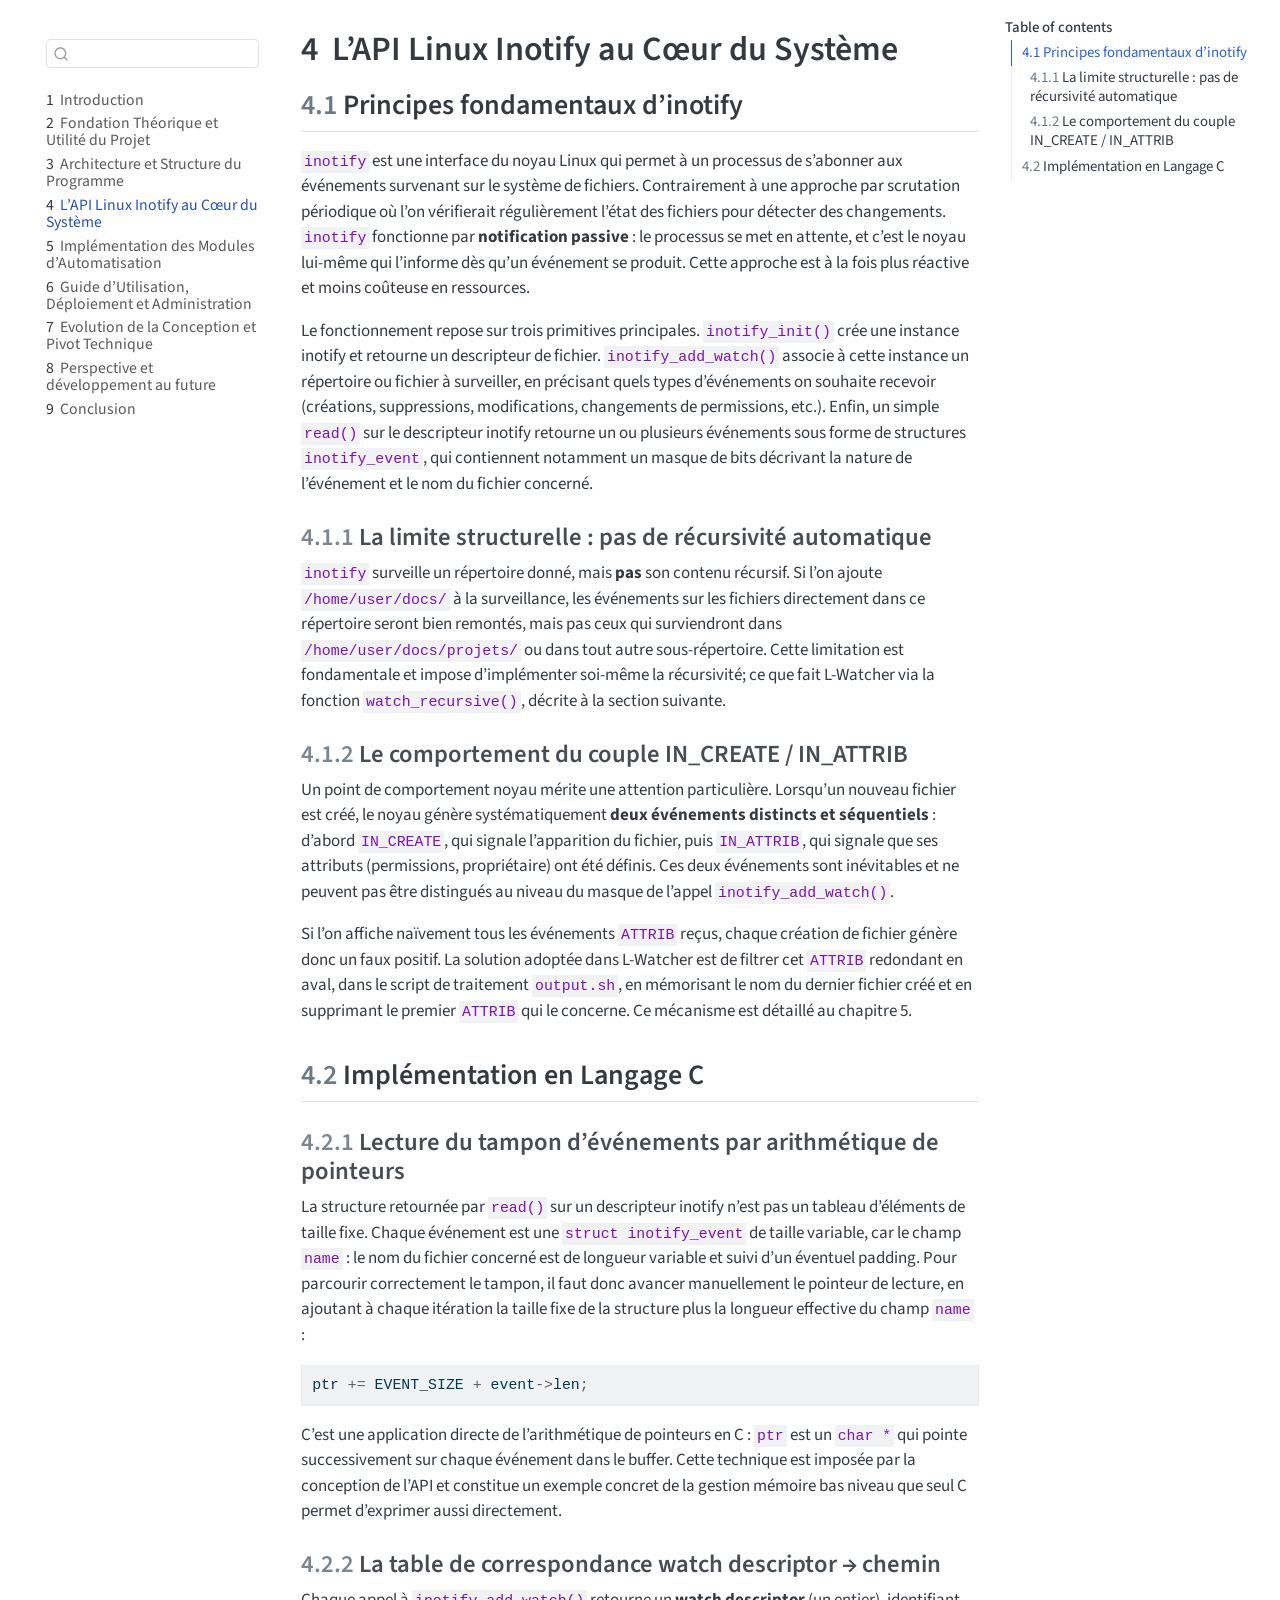
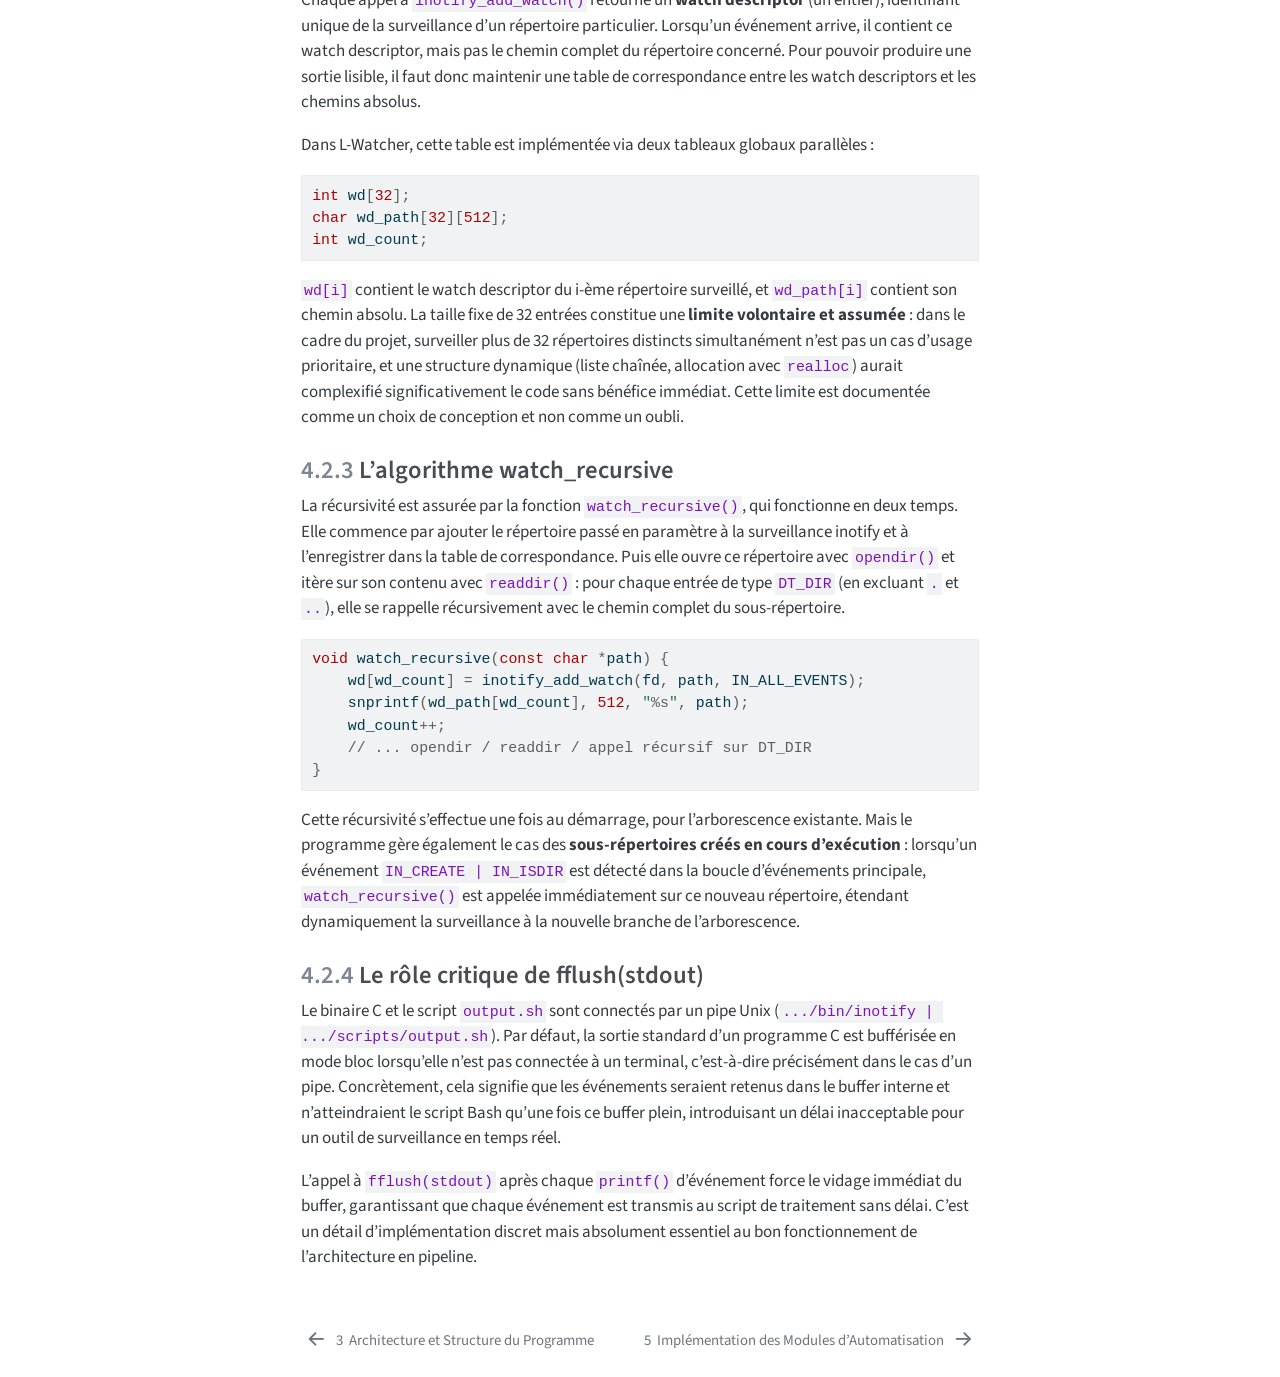
<file: chapter3.html>
<!DOCTYPE html>
<html xmlns="http://www.w3.org/1999/xhtml" lang="en" xml:lang="en"><head>

<meta charset="utf-8">
<meta name="generator" content="quarto-1.9.38">

<meta name="viewport" content="width=device-width, initial-scale=1.0, user-scalable=yes">


<title>4&nbsp; L’API Linux Inotify au Cœur du Système</title>
<style>
/* Default styles provided by pandoc.
** See https://pandoc.org/MANUAL.html#variables-for-html for config info.
*/
code{white-space: pre-wrap;}
span.smallcaps{font-variant: small-caps;}
div.columns{display: flex; gap: min(4vw, 1.5em);}
div.column{flex: auto; overflow-x: auto;}
div.hanging-indent{margin-left: 1.5em; text-indent: -1.5em;}
ul.task-list{list-style: none;}
ul.task-list li input[type="checkbox"] {
  width: 0.8em;
  margin: 0 0.8em 0.2em -1em; /* quarto-specific, see https://github.com/quarto-dev/quarto-cli/issues/4556 */ 
  vertical-align: middle;
}
/* CSS for syntax highlighting */
html { -webkit-text-size-adjust: 100%; }
pre > code.sourceCode { white-space: pre; position: relative; }
pre > code.sourceCode > span { display: inline-block; line-height: 1.25; }
pre > code.sourceCode > span:empty { height: 1.2em; }
.sourceCode { overflow: visible; }
code.sourceCode > span { color: inherit; text-decoration: inherit; }
div.sourceCode { margin: 1em 0; }
pre.sourceCode { margin: 0; }
@media screen {
div.sourceCode { overflow: auto; }
}
@media print {
pre > code.sourceCode { white-space: pre-wrap; }
pre > code.sourceCode > span { text-indent: -5em; padding-left: 5em; }
}
pre.numberSource code
  { counter-reset: source-line 0; }
pre.numberSource code > span
  { position: relative; left: -4em; counter-increment: source-line; }
pre.numberSource code > span > a:first-child::before
  { content: counter(source-line);
    position: relative; left: -1em; text-align: right; vertical-align: baseline;
    border: none; display: inline-block;
    -webkit-touch-callout: none; -webkit-user-select: none;
    -khtml-user-select: none; -moz-user-select: none;
    -ms-user-select: none; user-select: none;
    padding: 0 4px; width: 4em;
  }
pre.numberSource { margin-left: 3em;  padding-left: 4px; }
div.sourceCode
  {   }
@media screen {
pre > code.sourceCode > span > a:first-child::before { text-decoration: underline; }
}
</style>


<script src="site_libs/quarto-nav/quarto-nav.js"></script>
<script src="site_libs/quarto-nav/headroom.min.js"></script>
<script src="site_libs/clipboard/clipboard.min.js"></script>
<script src="site_libs/quarto-search/autocomplete.umd.js"></script>
<script src="site_libs/quarto-search/fuse.min.js"></script>
<script src="site_libs/quarto-search/quarto-search.js"></script>
<meta name="quarto:offset" content="./">
<link href="./chapter4.html" rel="next">
<link href="./chapter2.html" rel="prev">
<script src="site_libs/quarto-html/quarto.js" type="module"></script>
<script src="site_libs/quarto-html/tabsets/tabsets.js" type="module"></script>
<script src="site_libs/quarto-html/popper.min.js"></script>
<script src="site_libs/quarto-html/tippy.umd.min.js"></script>
<script src="site_libs/quarto-html/anchor.min.js"></script>
<link href="site_libs/quarto-html/tippy.css" rel="stylesheet">
<link href="site_libs/quarto-html/quarto-syntax-highlighting-15634bcf2e68342d4ad2dfa704d543f6.css" rel="stylesheet" id="quarto-text-highlighting-styles">
<script src="site_libs/bootstrap/bootstrap.min.js"></script>
<link href="site_libs/bootstrap/bootstrap-icons.css" rel="stylesheet">
<link href="site_libs/bootstrap/bootstrap-87b7f55de2e0c9887283481eb31a794c.min.css" rel="stylesheet" append-hash="true" id="quarto-bootstrap" data-mode="light">
<script id="quarto-search-options" type="application/json">{
  "location": "sidebar",
  "copy-button": false,
  "collapse-after": 3,
  "panel-placement": "start",
  "type": "textbox",
  "limit": 50,
  "keyboard-shortcut": [
    "f",
    "/",
    "s"
  ],
  "show-item-context": false,
  "language": {
    "search-no-results-text": "No results",
    "search-matching-documents-text": "matching documents",
    "search-copy-link-title": "Copy link to search",
    "search-hide-matches-text": "Hide additional matches",
    "search-more-match-text": "more match in this document",
    "search-more-matches-text": "more matches in this document",
    "search-clear-button-title": "Clear",
    "search-text-placeholder": "",
    "search-detached-cancel-button-title": "Cancel",
    "search-submit-button-title": "Submit",
    "search-label": "Search"
  }
}</script>


</head>

<body class="nav-sidebar floating quarto-light">

<div id="quarto-search-results"></div>
  <header id="quarto-header" class="headroom fixed-top">
  <nav class="quarto-secondary-nav">
    <div class="container-fluid d-flex">
      <button type="button" class="quarto-btn-toggle btn" data-bs-toggle="collapse" role="button" data-bs-target=".quarto-sidebar-collapse-item" aria-controls="quarto-sidebar" aria-expanded="false" aria-label="Toggle sidebar navigation" onclick="if (window.quartoToggleHeadroom) { window.quartoToggleHeadroom(); }">
        <i class="bi bi-layout-text-sidebar-reverse"></i>
      </button>
        <nav class="quarto-page-breadcrumbs" aria-label="breadcrumb"><ol class="breadcrumb"><li class="breadcrumb-item"><a href="./chapter3.html"><span class="chapter-number">4</span>&nbsp; <span class="chapter-title">L’API Linux Inotify au Cœur du Système</span></a></li></ol></nav>
        <a class="flex-grow-1" role="navigation" data-bs-toggle="collapse" data-bs-target=".quarto-sidebar-collapse-item" aria-controls="quarto-sidebar" aria-expanded="false" aria-label="Toggle sidebar navigation" onclick="if (window.quartoToggleHeadroom) { window.quartoToggleHeadroom(); }">      
        </a>
      <button type="button" class="btn quarto-search-button" aria-label="Search" onclick="window.quartoOpenSearch();">
        <i class="bi bi-search"></i>
      </button>
    </div>
  </nav>
</header>
<!-- content -->
<div id="quarto-content" class="quarto-container page-columns page-rows-contents page-layout-article">
<!-- sidebar -->
  <nav id="quarto-sidebar" class="sidebar collapse collapse-horizontal quarto-sidebar-collapse-item sidebar-navigation floating overflow-auto">
        <div class="mt-2 flex-shrink-0 align-items-center">
        <div class="sidebar-search">
        <div id="quarto-search" class="" title="Search"></div>
        </div>
        </div>
    <div class="sidebar-menu-container"> 
    <ul class="list-unstyled mt-1">
        <li class="sidebar-item">
  <div class="sidebar-item-container"> 
  <a href="./index.html" class="sidebar-item-text sidebar-link">
 <span class="menu-text"><span class="chapter-number">1</span>&nbsp; <span class="chapter-title">Introduction</span></span></a>
  </div>
</li>
        <li class="sidebar-item">
  <div class="sidebar-item-container"> 
  <a href="./chapter1.html" class="sidebar-item-text sidebar-link">
 <span class="menu-text"><span class="chapter-number">2</span>&nbsp; <span class="chapter-title">Fondation Théorique et Utilité du Projet</span></span></a>
  </div>
</li>
        <li class="sidebar-item">
  <div class="sidebar-item-container"> 
  <a href="./chapter2.html" class="sidebar-item-text sidebar-link">
 <span class="menu-text"><span class="chapter-number">3</span>&nbsp; <span class="chapter-title">Architecture et Structure du Programme</span></span></a>
  </div>
</li>
        <li class="sidebar-item">
  <div class="sidebar-item-container"> 
  <a href="./chapter3.html" class="sidebar-item-text sidebar-link active">
 <span class="menu-text"><span class="chapter-number">4</span>&nbsp; <span class="chapter-title">L’API Linux Inotify au Cœur du Système</span></span></a>
  </div>
</li>
        <li class="sidebar-item">
  <div class="sidebar-item-container"> 
  <a href="./chapter4.html" class="sidebar-item-text sidebar-link">
 <span class="menu-text"><span class="chapter-number">5</span>&nbsp; <span class="chapter-title">Implémentation des Modules d’Automatisation</span></span></a>
  </div>
</li>
        <li class="sidebar-item">
  <div class="sidebar-item-container"> 
  <a href="./chapter5.html" class="sidebar-item-text sidebar-link">
 <span class="menu-text"><span class="chapter-number">6</span>&nbsp; <span class="chapter-title">Guide d’Utilisation, Déploiement et Administration</span></span></a>
  </div>
</li>
        <li class="sidebar-item">
  <div class="sidebar-item-container"> 
  <a href="./chapter6.html" class="sidebar-item-text sidebar-link">
 <span class="menu-text"><span class="chapter-number">7</span>&nbsp; <span class="chapter-title">Evolution de la Conception et Pivot Technique</span></span></a>
  </div>
</li>
        <li class="sidebar-item">
  <div class="sidebar-item-container"> 
  <a href="./chapter7.html" class="sidebar-item-text sidebar-link">
 <span class="menu-text"><span class="chapter-number">8</span>&nbsp; <span class="chapter-title">Perspective et développement au future</span></span></a>
  </div>
</li>
        <li class="sidebar-item">
  <div class="sidebar-item-container"> 
  <a href="./summary.html" class="sidebar-item-text sidebar-link">
 <span class="menu-text"><span class="chapter-number">9</span>&nbsp; <span class="chapter-title">Conclusion</span></span></a>
  </div>
</li>
    </ul>
    </div>
</nav>
<div id="quarto-sidebar-glass" class="quarto-sidebar-collapse-item" data-bs-toggle="collapse" data-bs-target=".quarto-sidebar-collapse-item"></div>
<!-- margin-sidebar -->
    <div id="quarto-margin-sidebar" class="sidebar margin-sidebar">
        <nav id="TOC" role="doc-toc" class="toc-active">
    <h2 id="toc-title">Table of contents</h2>
   
  <ul>
  <li><a href="#principes-fondamentaux-dinotify" id="toc-principes-fondamentaux-dinotify" class="nav-link active" data-scroll-target="#principes-fondamentaux-dinotify"><span class="header-section-number">4.1</span> Principes fondamentaux d’inotify</a>
  <ul class="collapse">
  <li><a href="#la-limite-structurelle-pas-de-récursivité-automatique" id="toc-la-limite-structurelle-pas-de-récursivité-automatique" class="nav-link" data-scroll-target="#la-limite-structurelle-pas-de-récursivité-automatique"><span class="header-section-number">4.1.1</span> La limite structurelle : pas de récursivité automatique</a></li>
  <li><a href="#le-comportement-du-couple-in_create-in_attrib" id="toc-le-comportement-du-couple-in_create-in_attrib" class="nav-link" data-scroll-target="#le-comportement-du-couple-in_create-in_attrib"><span class="header-section-number">4.1.2</span> Le comportement du couple IN_CREATE / IN_ATTRIB</a></li>
  </ul></li>
  <li><a href="#implémentation-en-langage-c" id="toc-implémentation-en-langage-c" class="nav-link" data-scroll-target="#implémentation-en-langage-c"><span class="header-section-number">4.2</span> Implémentation en Langage C</a>
  <ul class="collapse">
  <li><a href="#lecture-du-tampon-dévénements-par-arithmétique-de-pointeurs" id="toc-lecture-du-tampon-dévénements-par-arithmétique-de-pointeurs" class="nav-link" data-scroll-target="#lecture-du-tampon-dévénements-par-arithmétique-de-pointeurs"><span class="header-section-number">4.2.1</span> Lecture du tampon d’événements par arithmétique de pointeurs</a></li>
  <li><a href="#la-table-de-correspondance-watch-descriptor-chemin" id="toc-la-table-de-correspondance-watch-descriptor-chemin" class="nav-link" data-scroll-target="#la-table-de-correspondance-watch-descriptor-chemin"><span class="header-section-number">4.2.2</span> La table de correspondance watch descriptor → chemin</a></li>
  <li><a href="#lalgorithme-watch_recursive" id="toc-lalgorithme-watch_recursive" class="nav-link" data-scroll-target="#lalgorithme-watch_recursive"><span class="header-section-number">4.2.3</span> L’algorithme watch_recursive</a></li>
  <li><a href="#le-rôle-critique-de-fflushstdout" id="toc-le-rôle-critique-de-fflushstdout" class="nav-link" data-scroll-target="#le-rôle-critique-de-fflushstdout"><span class="header-section-number">4.2.4</span> Le rôle critique de fflush(stdout)</a></li>
  </ul></li>
  </ul>
</nav>
    </div>
<!-- main -->
<main class="content" id="quarto-document-content">

<header id="title-block-header" class="quarto-title-block default">
<div class="quarto-title">
<h1 class="title"><span class="chapter-number">4</span>&nbsp; <span class="chapter-title">L’API Linux Inotify au Cœur du Système</span></h1>
</div>



<div class="quarto-title-meta">

    
  
    
  </div>
  


</header>


<section id="principes-fondamentaux-dinotify" class="level2" data-number="4.1">
<h2 data-number="4.1" class="anchored" data-anchor-id="principes-fondamentaux-dinotify"><span class="header-section-number">4.1</span> Principes fondamentaux d’inotify</h2>
<p><code>inotify</code> est une interface du noyau Linux qui permet à un processus de s’abonner aux événements survenant sur le système de fichiers. Contrairement à une approche par scrutation périodique où l’on vérifierait régulièrement l’état des fichiers pour détecter des changements. <code>inotify</code> fonctionne par <strong>notification passive</strong> : le processus se met en attente, et c’est le noyau lui-même qui l’informe dès qu’un événement se produit. Cette approche est à la fois plus réactive et moins coûteuse en ressources.</p>
<p>Le fonctionnement repose sur trois primitives principales. <code>inotify_init()</code> crée une instance inotify et retourne un descripteur de fichier. <code>inotify_add_watch()</code> associe à cette instance un répertoire ou fichier à surveiller, en précisant quels types d’événements on souhaite recevoir (créations, suppressions, modifications, changements de permissions, etc.). Enfin, un simple <code>read()</code> sur le descripteur inotify retourne un ou plusieurs événements sous forme de structures <code>inotify_event</code>, qui contiennent notamment un masque de bits décrivant la nature de l’événement et le nom du fichier concerné.</p>
<section id="la-limite-structurelle-pas-de-récursivité-automatique" class="level3" data-number="4.1.1">
<h3 data-number="4.1.1" class="anchored" data-anchor-id="la-limite-structurelle-pas-de-récursivité-automatique"><span class="header-section-number">4.1.1</span> La limite structurelle : pas de récursivité automatique</h3>
<p><code>inotify</code> surveille un répertoire donné, mais <strong>pas</strong> son contenu récursif. Si l’on ajoute <code>/home/user/docs/</code> à la surveillance, les événements sur les fichiers directement dans ce répertoire seront bien remontés, mais pas ceux qui surviendront dans <code>/home/user/docs/projets/</code> ou dans tout autre sous-répertoire. Cette limitation est fondamentale et impose d’implémenter soi-même la récursivité; ce que fait L-Watcher via la fonction <code>watch_recursive()</code>, décrite à la section suivante.</p>
</section>
<section id="le-comportement-du-couple-in_create-in_attrib" class="level3" data-number="4.1.2">
<h3 data-number="4.1.2" class="anchored" data-anchor-id="le-comportement-du-couple-in_create-in_attrib"><span class="header-section-number">4.1.2</span> Le comportement du couple IN_CREATE / IN_ATTRIB</h3>
<p>Un point de comportement noyau mérite une attention particulière. Lorsqu’un nouveau fichier est créé, le noyau génère systématiquement <strong>deux événements distincts et séquentiels</strong> : d’abord <code>IN_CREATE</code>, qui signale l’apparition du fichier, puis <code>IN_ATTRIB</code>, qui signale que ses attributs (permissions, propriétaire) ont été définis. Ces deux événements sont inévitables et ne peuvent pas être distingués au niveau du masque de l’appel <code>inotify_add_watch()</code>.</p>
<p>Si l’on affiche naïvement tous les événements <code>ATTRIB</code> reçus, chaque création de fichier génère donc un faux positif. La solution adoptée dans L-Watcher est de filtrer cet <code>ATTRIB</code> redondant en aval, dans le script de traitement <code>output.sh</code>, en mémorisant le nom du dernier fichier créé et en supprimant le premier <code>ATTRIB</code> qui le concerne. Ce mécanisme est détaillé au chapitre 5.</p>
</section>
</section>
<section id="implémentation-en-langage-c" class="level2" data-number="4.2">
<h2 data-number="4.2" class="anchored" data-anchor-id="implémentation-en-langage-c"><span class="header-section-number">4.2</span> Implémentation en Langage C</h2>
<section id="lecture-du-tampon-dévénements-par-arithmétique-de-pointeurs" class="level3" data-number="4.2.1">
<h3 data-number="4.2.1" class="anchored" data-anchor-id="lecture-du-tampon-dévénements-par-arithmétique-de-pointeurs"><span class="header-section-number">4.2.1</span> Lecture du tampon d’événements par arithmétique de pointeurs</h3>
<p>La structure retournée par <code>read()</code> sur un descripteur inotify n’est pas un tableau d’éléments de taille fixe. Chaque événement est une <code>struct inotify_event</code> de taille variable, car le champ <code>name</code> : le nom du fichier concerné est de longueur variable et suivi d’un éventuel padding. Pour parcourir correctement le tampon, il faut donc avancer manuellement le pointeur de lecture, en ajoutant à chaque itération la taille fixe de la structure plus la longueur effective du champ <code>name</code> :</p>
<div class="code-copy-outer-scaffold"><div class="sourceCode" id="cb1"><pre class="sourceCode c code-with-copy"><code class="sourceCode c"><span id="cb1-1"><a href="#cb1-1" aria-hidden="true" tabindex="-1"></a>ptr <span class="op">+=</span> EVENT_SIZE <span class="op">+</span> event<span class="op">-&gt;</span>len<span class="op">;</span></span></code></pre></div><button title="Copy to Clipboard" class="code-copy-button"><i class="bi"></i></button></div>
<p>C’est une application directe de l’arithmétique de pointeurs en C : <code>ptr</code> est un <code>char *</code> qui pointe successivement sur chaque événement dans le buffer. Cette technique est imposée par la conception de l’API et constitue un exemple concret de la gestion mémoire bas niveau que seul C permet d’exprimer aussi directement.</p>
</section>
<section id="la-table-de-correspondance-watch-descriptor-chemin" class="level3" data-number="4.2.2">
<h3 data-number="4.2.2" class="anchored" data-anchor-id="la-table-de-correspondance-watch-descriptor-chemin"><span class="header-section-number">4.2.2</span> La table de correspondance watch descriptor → chemin</h3>
<p>Chaque appel à <code>inotify_add_watch()</code> retourne un <strong>watch descriptor</strong> (un entier), identifiant unique de la surveillance d’un répertoire particulier. Lorsqu’un événement arrive, il contient ce watch descriptor, mais pas le chemin complet du répertoire concerné. Pour pouvoir produire une sortie lisible, il faut donc maintenir une table de correspondance entre les watch descriptors et les chemins absolus.</p>
<p>Dans L-Watcher, cette table est implémentée via deux tableaux globaux parallèles :</p>
<div class="code-copy-outer-scaffold"><div class="sourceCode" id="cb2"><pre class="sourceCode c code-with-copy"><code class="sourceCode c"><span id="cb2-1"><a href="#cb2-1" aria-hidden="true" tabindex="-1"></a><span class="dt">int</span> wd<span class="op">[</span><span class="dv">32</span><span class="op">];</span></span>
<span id="cb2-2"><a href="#cb2-2" aria-hidden="true" tabindex="-1"></a><span class="dt">char</span> wd_path<span class="op">[</span><span class="dv">32</span><span class="op">][</span><span class="dv">512</span><span class="op">];</span></span>
<span id="cb2-3"><a href="#cb2-3" aria-hidden="true" tabindex="-1"></a><span class="dt">int</span> wd_count<span class="op">;</span></span></code></pre></div><button title="Copy to Clipboard" class="code-copy-button"><i class="bi"></i></button></div>
<p><code>wd[i]</code> contient le watch descriptor du i-ème répertoire surveillé, et <code>wd_path[i]</code> contient son chemin absolu. La taille fixe de 32 entrées constitue une <strong>limite volontaire et assumée</strong> : dans le cadre du projet, surveiller plus de 32 répertoires distincts simultanément n’est pas un cas d’usage prioritaire, et une structure dynamique (liste chaînée, allocation avec <code>realloc</code>) aurait complexifié significativement le code sans bénéfice immédiat. Cette limite est documentée comme un choix de conception et non comme un oubli.</p>
</section>
<section id="lalgorithme-watch_recursive" class="level3" data-number="4.2.3">
<h3 data-number="4.2.3" class="anchored" data-anchor-id="lalgorithme-watch_recursive"><span class="header-section-number">4.2.3</span> L’algorithme watch_recursive</h3>
<p>La récursivité est assurée par la fonction <code>watch_recursive()</code>, qui fonctionne en deux temps. Elle commence par ajouter le répertoire passé en paramètre à la surveillance inotify et à l’enregistrer dans la table de correspondance. Puis elle ouvre ce répertoire avec <code>opendir()</code> et itère sur son contenu avec <code>readdir()</code> : pour chaque entrée de type <code>DT_DIR</code> (en excluant <code>.</code> et <code>..</code>), elle se rappelle récursivement avec le chemin complet du sous-répertoire.</p>
<div class="code-copy-outer-scaffold"><div class="sourceCode" id="cb3"><pre class="sourceCode c code-with-copy"><code class="sourceCode c"><span id="cb3-1"><a href="#cb3-1" aria-hidden="true" tabindex="-1"></a><span class="dt">void</span> watch_recursive<span class="op">(</span><span class="dt">const</span> <span class="dt">char</span> <span class="op">*</span>path<span class="op">)</span> <span class="op">{</span></span>
<span id="cb3-2"><a href="#cb3-2" aria-hidden="true" tabindex="-1"></a>    wd<span class="op">[</span>wd_count<span class="op">]</span> <span class="op">=</span> inotify_add_watch<span class="op">(</span>fd<span class="op">,</span> path<span class="op">,</span> IN_ALL_EVENTS<span class="op">);</span></span>
<span id="cb3-3"><a href="#cb3-3" aria-hidden="true" tabindex="-1"></a>    snprintf<span class="op">(</span>wd_path<span class="op">[</span>wd_count<span class="op">],</span> <span class="dv">512</span><span class="op">,</span> <span class="st">"</span><span class="sc">%s</span><span class="st">"</span><span class="op">,</span> path<span class="op">);</span></span>
<span id="cb3-4"><a href="#cb3-4" aria-hidden="true" tabindex="-1"></a>    wd_count<span class="op">++;</span></span>
<span id="cb3-5"><a href="#cb3-5" aria-hidden="true" tabindex="-1"></a>    <span class="co">// ... opendir / readdir / appel récursif sur DT_DIR</span></span>
<span id="cb3-6"><a href="#cb3-6" aria-hidden="true" tabindex="-1"></a><span class="op">}</span></span></code></pre></div><button title="Copy to Clipboard" class="code-copy-button"><i class="bi"></i></button></div>
<p>Cette récursivité s’effectue une fois au démarrage, pour l’arborescence existante. Mais le programme gère également le cas des <strong>sous-répertoires créés en cours d’exécution</strong> : lorsqu’un événement <code>IN_CREATE | IN_ISDIR</code> est détecté dans la boucle d’événements principale, <code>watch_recursive()</code> est appelée immédiatement sur ce nouveau répertoire, étendant dynamiquement la surveillance à la nouvelle branche de l’arborescence.</p>
</section>
<section id="le-rôle-critique-de-fflushstdout" class="level3" data-number="4.2.4">
<h3 data-number="4.2.4" class="anchored" data-anchor-id="le-rôle-critique-de-fflushstdout"><span class="header-section-number">4.2.4</span> Le rôle critique de fflush(stdout)</h3>
<p>Le binaire C et le script <code>output.sh</code> sont connectés par un pipe Unix (<code>.../bin/inotify | .../scripts/output.sh</code>). Par défaut, la sortie standard d’un programme C est bufférisée en mode bloc lorsqu’elle n’est pas connectée à un terminal, c’est-à-dire précisément dans le cas d’un pipe. Concrètement, cela signifie que les événements seraient retenus dans le buffer interne et n’atteindraient le script Bash qu’une fois ce buffer plein, introduisant un délai inacceptable pour un outil de surveillance en temps réel.</p>
<p>L’appel à <code>fflush(stdout)</code> après chaque <code>printf()</code> d’événement force le vidage immédiat du buffer, garantissant que chaque événement est transmis au script de traitement sans délai. C’est un détail d’implémentation discret mais absolument essentiel au bon fonctionnement de l’architecture en pipeline.</p>


</section>
</section>

</main> <!-- /main -->
<script id="quarto-html-after-body" type="application/javascript">
  window.document.addEventListener("DOMContentLoaded", function (event) {
    const icon = "";
    const anchorJS = new window.AnchorJS();
    anchorJS.options = {
      placement: 'right',
      icon: icon
    };
    anchorJS.add('.anchored');
    const isCodeAnnotation = (el) => {
      for (const clz of el.classList) {
        if (clz.startsWith('code-annotation-')) {                     
          return true;
        }
      }
      return false;
    }
    const onCopySuccess = function(e) {
      // button target
      const button = e.trigger;
      // don't keep focus
      button.blur();
      // flash "checked"
      button.classList.add('code-copy-button-checked');
      var currentTitle = button.getAttribute("title");
      button.setAttribute("title", "Copied!");
      let tooltip;
      if (window.bootstrap) {
        button.setAttribute("data-bs-toggle", "tooltip");
        button.setAttribute("data-bs-placement", "left");
        button.setAttribute("data-bs-title", "Copied!");
        tooltip = new bootstrap.Tooltip(button, 
          { trigger: "manual", 
            customClass: "code-copy-button-tooltip",
            offset: [0, -8]});
        tooltip.show();    
      }
      setTimeout(function() {
        if (tooltip) {
          tooltip.hide();
          button.removeAttribute("data-bs-title");
          button.removeAttribute("data-bs-toggle");
          button.removeAttribute("data-bs-placement");
        }
        button.setAttribute("title", currentTitle);
        button.classList.remove('code-copy-button-checked');
      }, 1000);
      // clear code selection
      e.clearSelection();
    }
    const getTextToCopy = function(trigger) {
      const outerScaffold = trigger.parentElement.cloneNode(true);
      const codeEl = outerScaffold.querySelector('code');
      for (const childEl of codeEl.children) {
        if (isCodeAnnotation(childEl)) {
          childEl.remove();
        }
      }
      return codeEl.innerText;
    }
    const clipboard = new window.ClipboardJS('.code-copy-button:not([data-in-quarto-modal])', {
      text: getTextToCopy
    });
    clipboard.on('success', onCopySuccess);
    if (window.document.getElementById('quarto-embedded-source-code-modal')) {
      const clipboardModal = new window.ClipboardJS('.code-copy-button[data-in-quarto-modal]', {
        text: getTextToCopy,
        container: window.document.getElementById('quarto-embedded-source-code-modal')
      });
      clipboardModal.on('success', onCopySuccess);
    }
      var localhostRegex = new RegExp(/^(?:http|https):\/\/localhost\:?[0-9]*\//);
      var mailtoRegex = new RegExp(/^mailto:/);
        var filterRegex = new RegExp('/' + window.location.host + '/');
      var isInternal = (href) => {
          return filterRegex.test(href) || localhostRegex.test(href) || mailtoRegex.test(href);
      }
      // Inspect non-navigation links and adorn them if external
     var links = window.document.querySelectorAll('a[href]:not(.nav-link):not(.navbar-brand):not(.toc-action):not(.sidebar-link):not(.sidebar-item-toggle):not(.pagination-link):not(.no-external):not([aria-hidden]):not(.dropdown-item):not(.quarto-navigation-tool):not(.about-link)');
      for (var i=0; i<links.length; i++) {
        const link = links[i];
        if (!isInternal(link.href)) {
          // undo the damage that might have been done by quarto-nav.js in the case of
          // links that we want to consider external
          if (link.dataset.originalHref !== undefined) {
            link.href = link.dataset.originalHref;
          }
        }
      }
    function tippyHover(el, contentFn, onTriggerFn, onUntriggerFn) {
      const config = {
        allowHTML: true,
        maxWidth: 500,
        delay: 100,
        arrow: false,
        appendTo: function(el) {
            return el.parentElement;
        },
        interactive: true,
        interactiveBorder: 10,
        theme: 'quarto',
        placement: 'bottom-start',
      };
      if (contentFn) {
        config.content = contentFn;
      }
      if (onTriggerFn) {
        config.onTrigger = onTriggerFn;
      }
      if (onUntriggerFn) {
        config.onUntrigger = onUntriggerFn;
      }
      window.tippy(el, config); 
    }
    const noterefs = window.document.querySelectorAll('a[role="doc-noteref"]');
    for (var i=0; i<noterefs.length; i++) {
      const ref = noterefs[i];
      tippyHover(ref, function() {
        // use id or data attribute instead here
        let href = ref.getAttribute('data-footnote-href') || ref.getAttribute('href');
        try { href = new URL(href).hash; } catch {}
        const id = href.replace(/^#\/?/, "");
        const note = window.document.getElementById(id);
        if (note) {
          return note.innerHTML;
        } else {
          return "";
        }
      });
    }
    const xrefs = window.document.querySelectorAll('a.quarto-xref');
    const processXRef = (id, note) => {
      // Strip column container classes
      const stripColumnClz = (el) => {
        el.classList.remove("page-full", "page-columns");
        if (el.children) {
          for (const child of el.children) {
            stripColumnClz(child);
          }
        }
      }
      stripColumnClz(note)
      if (id === null || id.startsWith('sec-')) {
        // Special case sections, only their first couple elements
        const container = document.createElement("div");
        if (note.children && note.children.length > 2) {
          container.appendChild(note.children[0].cloneNode(true));
          for (let i = 1; i < note.children.length; i++) {
            const child = note.children[i];
            if (child.tagName === "P" && child.innerText === "") {
              continue;
            } else {
              container.appendChild(child.cloneNode(true));
              break;
            }
          }
          if (window.Quarto?.typesetMath) {
            window.Quarto.typesetMath(container);
          }
          return container.innerHTML
        } else {
          if (window.Quarto?.typesetMath) {
            window.Quarto.typesetMath(note);
          }
          return note.innerHTML;
        }
      } else {
        // Remove any anchor links if they are present
        const anchorLink = note.querySelector('a.anchorjs-link');
        if (anchorLink) {
          anchorLink.remove();
        }
        if (window.Quarto?.typesetMath) {
          window.Quarto.typesetMath(note);
        }
        if (note.classList.contains("callout")) {
          return note.outerHTML;
        } else {
          return note.innerHTML;
        }
      }
    }
    for (var i=0; i<xrefs.length; i++) {
      const xref = xrefs[i];
      tippyHover(xref, undefined, function(instance) {
        instance.disable();
        let url = xref.getAttribute('href');
        let hash = undefined; 
        if (url.startsWith('#')) {
          hash = url;
        } else {
          try { hash = new URL(url).hash; } catch {}
        }
        if (hash) {
          const id = hash.replace(/^#\/?/, "");
          const note = window.document.getElementById(id);
          if (note !== null) {
            try {
              const html = processXRef(id, note.cloneNode(true));
              instance.setContent(html);
            } finally {
              instance.enable();
              instance.show();
            }
          } else {
            // See if we can fetch this
            fetch(url.split('#')[0])
            .then(res => res.text())
            .then(html => {
              const parser = new DOMParser();
              const htmlDoc = parser.parseFromString(html, "text/html");
              const note = htmlDoc.getElementById(id);
              if (note !== null) {
                const html = processXRef(id, note);
                instance.setContent(html);
              } 
            }).finally(() => {
              instance.enable();
              instance.show();
            });
          }
        } else {
          // See if we can fetch a full url (with no hash to target)
          // This is a special case and we should probably do some content thinning / targeting
          fetch(url)
          .then(res => res.text())
          .then(html => {
            const parser = new DOMParser();
            const htmlDoc = parser.parseFromString(html, "text/html");
            const note = htmlDoc.querySelector('main.content');
            if (note !== null) {
              // This should only happen for chapter cross references
              // (since there is no id in the URL)
              // remove the first header
              if (note.children.length > 0 && note.children[0].tagName === "HEADER") {
                note.children[0].remove();
              }
              const html = processXRef(null, note);
              instance.setContent(html);
            } 
          }).finally(() => {
            instance.enable();
            instance.show();
          });
        }
      }, function(instance) {
      });
    }
        let selectedAnnoteEl;
        const selectorForAnnotation = ( cell, annotation) => {
          let cellAttr = 'data-code-cell="' + cell + '"';
          let lineAttr = 'data-code-annotation="' +  annotation + '"';
          const selector = 'span[' + cellAttr + '][' + lineAttr + ']';
          return selector;
        }
        const selectCodeLines = (annoteEl) => {
          const doc = window.document;
          const targetCell = annoteEl.getAttribute("data-target-cell");
          const targetAnnotation = annoteEl.getAttribute("data-target-annotation");
          const annoteSpan = window.document.querySelector(selectorForAnnotation(targetCell, targetAnnotation));
          const lines = annoteSpan.getAttribute("data-code-lines").split(",");
          const lineIds = lines.map((line) => {
            return targetCell + "-" + line;
          })
          let top = null;
          let height = null;
          let parent = null;
          if (lineIds.length > 0) {
              //compute the position of the single el (top and bottom and make a div)
              const el = window.document.getElementById(lineIds[0]);
              top = el.offsetTop;
              height = el.offsetHeight;
              parent = el.parentElement.parentElement;
            if (lineIds.length > 1) {
              const lastEl = window.document.getElementById(lineIds[lineIds.length - 1]);
              const bottom = lastEl.offsetTop + lastEl.offsetHeight;
              height = bottom - top;
            }
            if (top !== null && height !== null && parent !== null) {
              // cook up a div (if necessary) and position it 
              let div = window.document.getElementById("code-annotation-line-highlight");
              if (div === null) {
                div = window.document.createElement("div");
                div.setAttribute("id", "code-annotation-line-highlight");
                div.style.position = 'absolute';
                parent.appendChild(div);
              }
              div.style.top = top - 2 + "px";
              div.style.height = height + 4 + "px";
              div.style.left = 0;
              let gutterDiv = window.document.getElementById("code-annotation-line-highlight-gutter");
              if (gutterDiv === null) {
                gutterDiv = window.document.createElement("div");
                gutterDiv.setAttribute("id", "code-annotation-line-highlight-gutter");
                gutterDiv.style.position = 'absolute';
                const codeCell = window.document.getElementById(targetCell);
                const gutter = codeCell.querySelector('.code-annotation-gutter');
                gutter.appendChild(gutterDiv);
              }
              gutterDiv.style.top = top - 2 + "px";
              gutterDiv.style.height = height + 4 + "px";
            }
            selectedAnnoteEl = annoteEl;
          }
        };
        const unselectCodeLines = () => {
          const elementsIds = ["code-annotation-line-highlight", "code-annotation-line-highlight-gutter"];
          elementsIds.forEach((elId) => {
            const div = window.document.getElementById(elId);
            if (div) {
              div.remove();
            }
          });
          selectedAnnoteEl = undefined;
        };
          // Handle positioning of the toggle
      window.addEventListener(
        "resize",
        throttle(() => {
          elRect = undefined;
          if (selectedAnnoteEl) {
            selectCodeLines(selectedAnnoteEl);
          }
        }, 10)
      );
      function throttle(fn, ms) {
      let throttle = false;
      let timer;
        return (...args) => {
          if(!throttle) { // first call gets through
              fn.apply(this, args);
              throttle = true;
          } else { // all the others get throttled
              if(timer) clearTimeout(timer); // cancel #2
              timer = setTimeout(() => {
                fn.apply(this, args);
                timer = throttle = false;
              }, ms);
          }
        };
      }
        // Attach click handler to the DT
        const annoteDls = window.document.querySelectorAll('dt[data-target-cell]');
        for (const annoteDlNode of annoteDls) {
          annoteDlNode.addEventListener('click', (event) => {
            const clickedEl = event.target;
            if (clickedEl !== selectedAnnoteEl) {
              unselectCodeLines();
              const activeEl = window.document.querySelector('dt[data-target-cell].code-annotation-active');
              if (activeEl) {
                activeEl.classList.remove('code-annotation-active');
              }
              selectCodeLines(clickedEl);
              clickedEl.classList.add('code-annotation-active');
            } else {
              // Unselect the line
              unselectCodeLines();
              clickedEl.classList.remove('code-annotation-active');
            }
          });
        }
    const findCites = (el) => {
      const parentEl = el.parentElement;
      if (parentEl) {
        const cites = parentEl.dataset.cites;
        if (cites) {
          return {
            el,
            cites: cites.split(' ')
          };
        } else {
          return findCites(el.parentElement)
        }
      } else {
        return undefined;
      }
    };
    var bibliorefs = window.document.querySelectorAll('a[role="doc-biblioref"]');
    for (var i=0; i<bibliorefs.length; i++) {
      const ref = bibliorefs[i];
      const citeInfo = findCites(ref);
      if (citeInfo) {
        tippyHover(citeInfo.el, function() {
          var popup = window.document.createElement('div');
          citeInfo.cites.forEach(function(cite) {
            var citeDiv = window.document.createElement('div');
            citeDiv.classList.add('hanging-indent');
            citeDiv.classList.add('csl-entry');
            var biblioDiv = window.document.getElementById('ref-' + cite);
            if (biblioDiv) {
              citeDiv.innerHTML = biblioDiv.innerHTML;
            }
            popup.appendChild(citeDiv);
          });
          return popup.innerHTML;
        });
      }
    }
  });
  </script>
<nav class="page-navigation">
  <div class="nav-page nav-page-previous">
      <a href="./chapter2.html" class="pagination-link" aria-label="Architecture et Structure du Programme">
        <i class="bi bi-arrow-left-short"></i> <span class="nav-page-text"><span class="chapter-number">3</span>&nbsp; <span class="chapter-title">Architecture et Structure du Programme</span></span>
      </a>          
  </div>
  <div class="nav-page nav-page-next">
      <a href="./chapter4.html" class="pagination-link" aria-label="Implémentation des Modules d'Automatisation">
        <span class="nav-page-text"><span class="chapter-number">5</span>&nbsp; <span class="chapter-title">Implémentation des Modules d’Automatisation</span></span> <i class="bi bi-arrow-right-short"></i>
      </a>
  </div>
</nav>
</div> <!-- /content -->




</body></html>
</file>
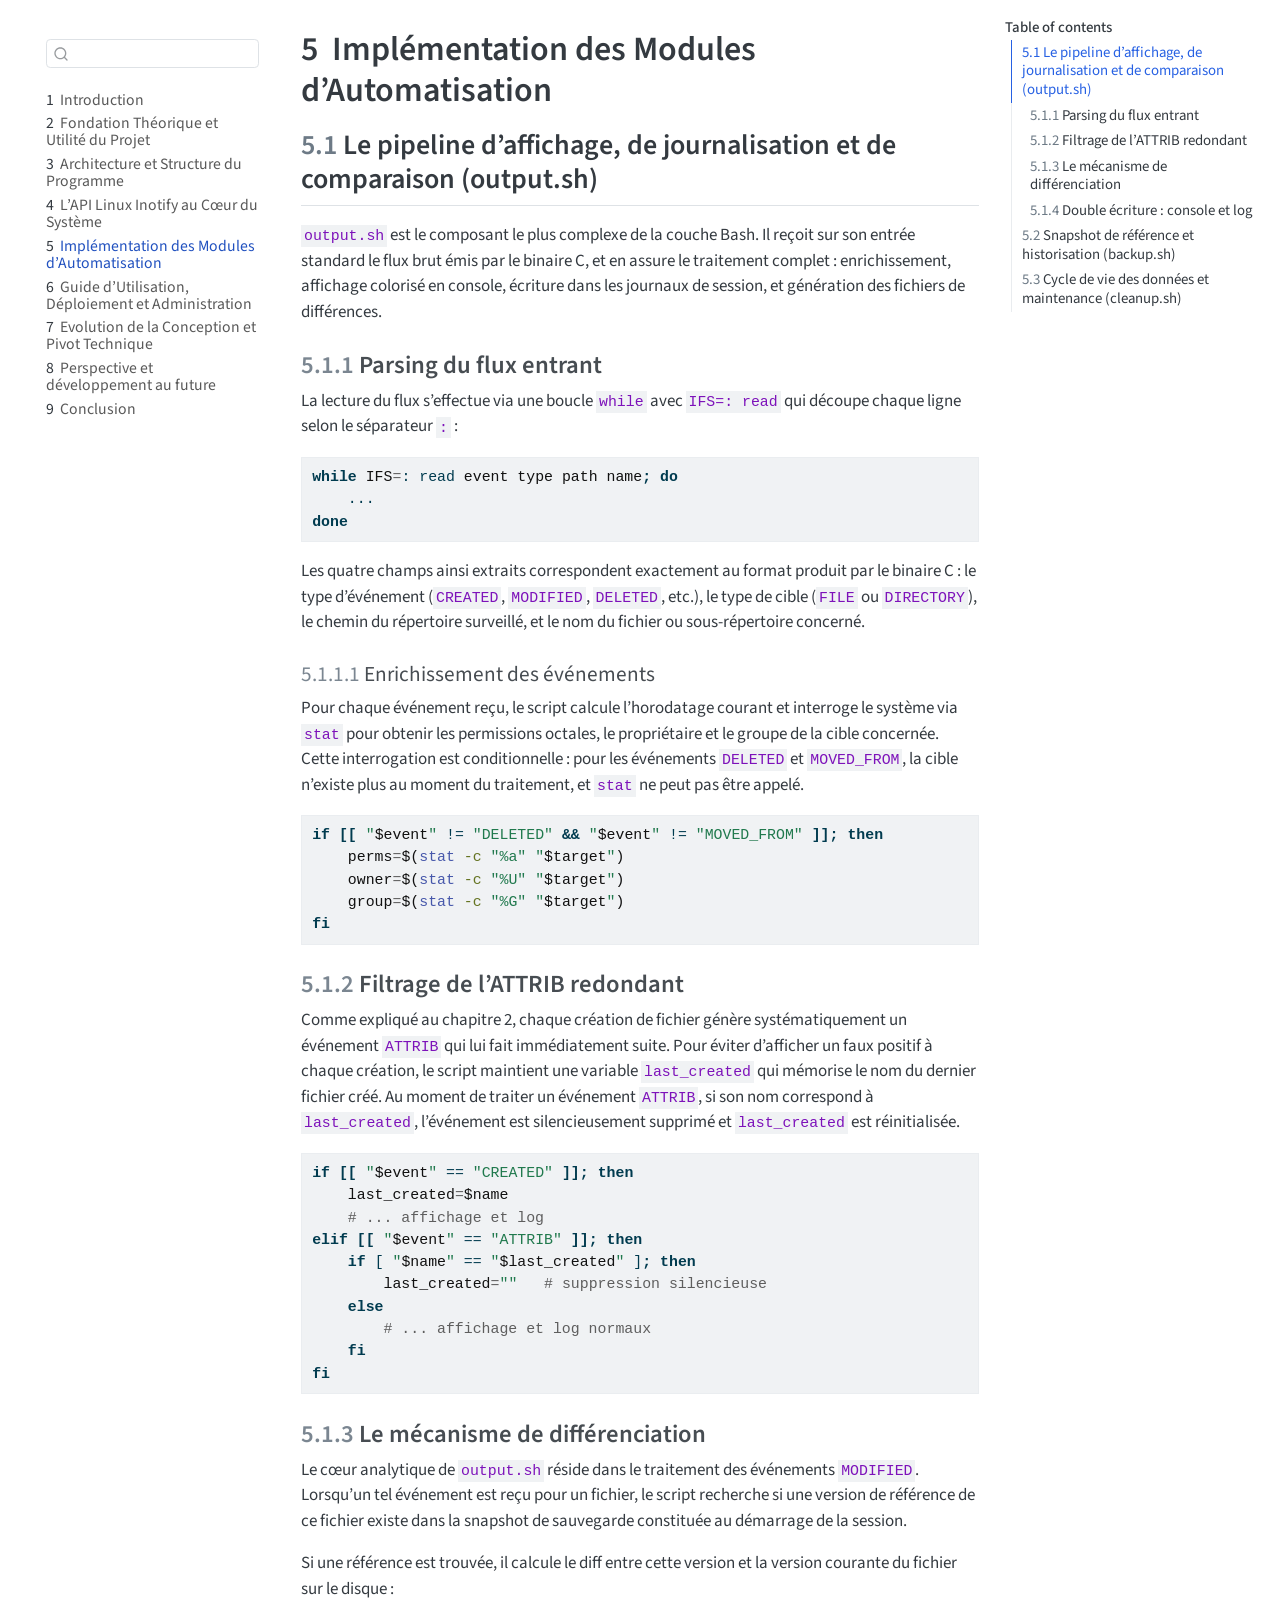
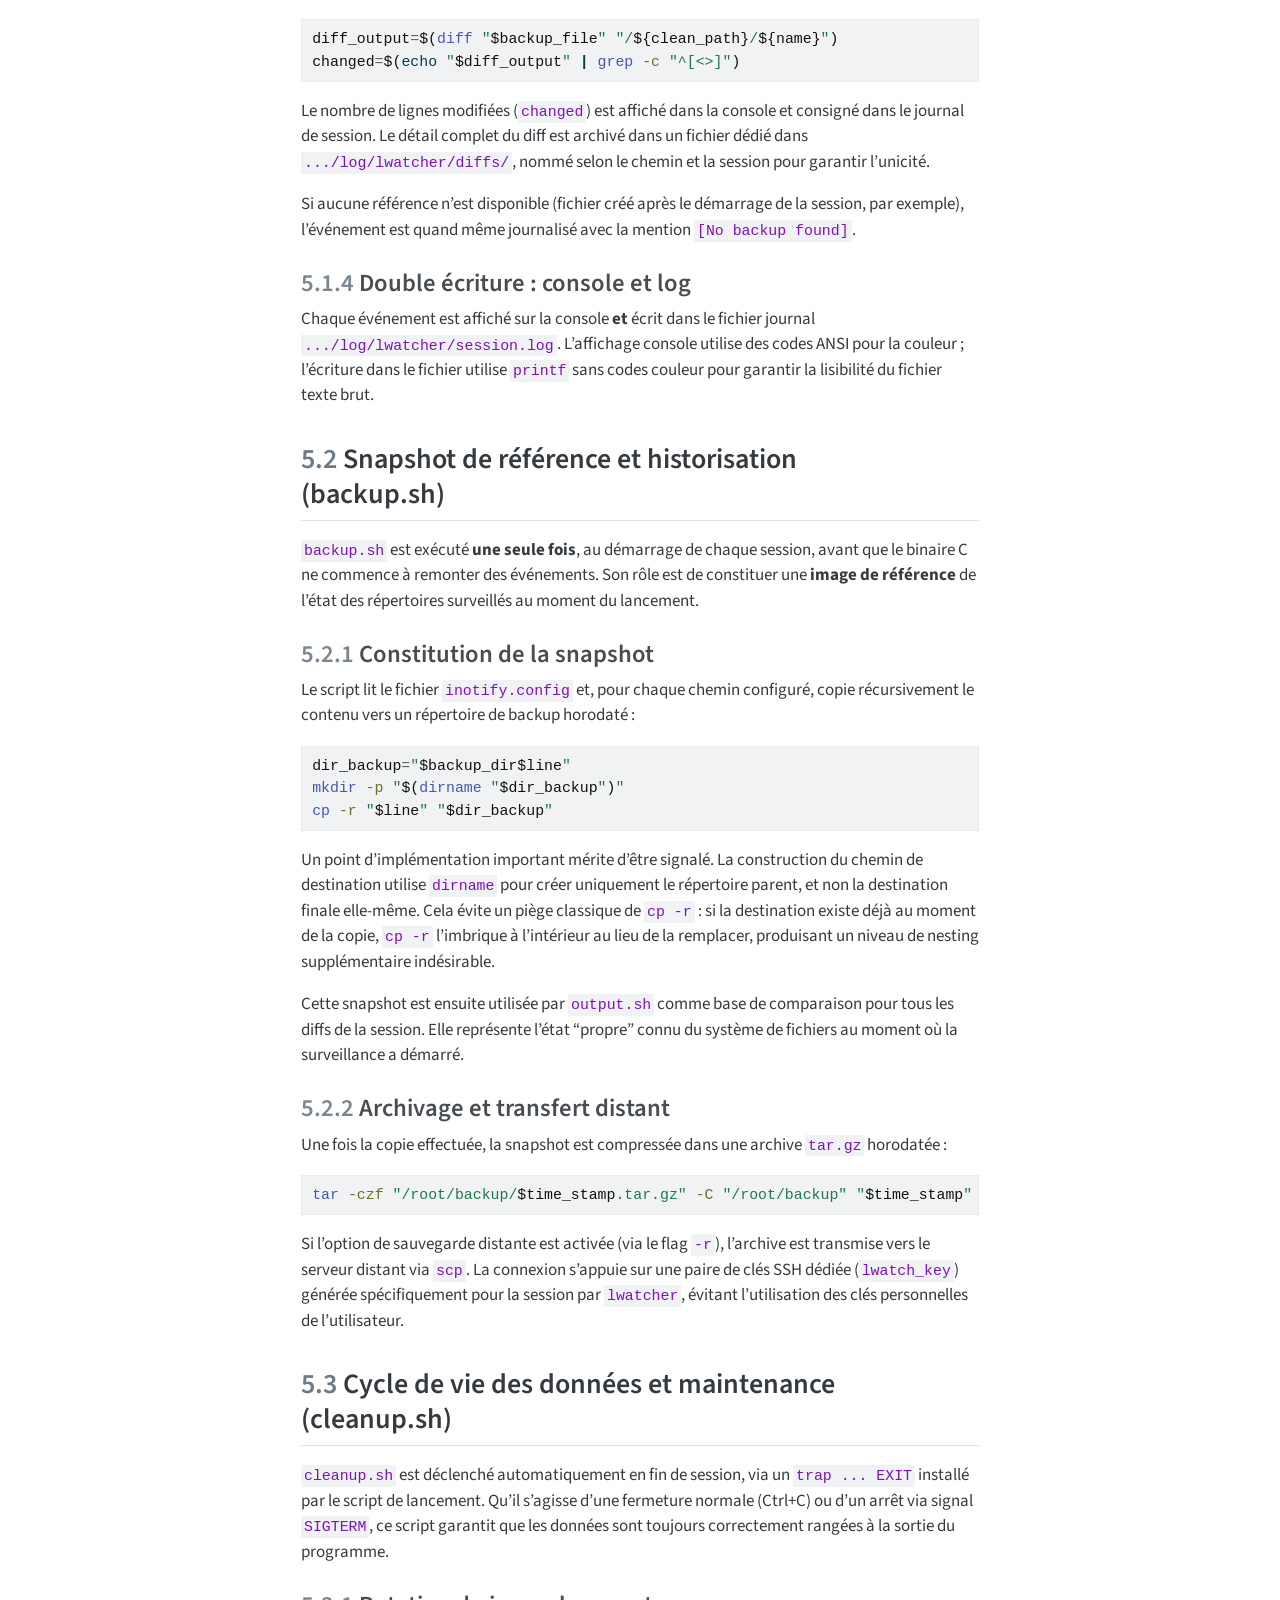
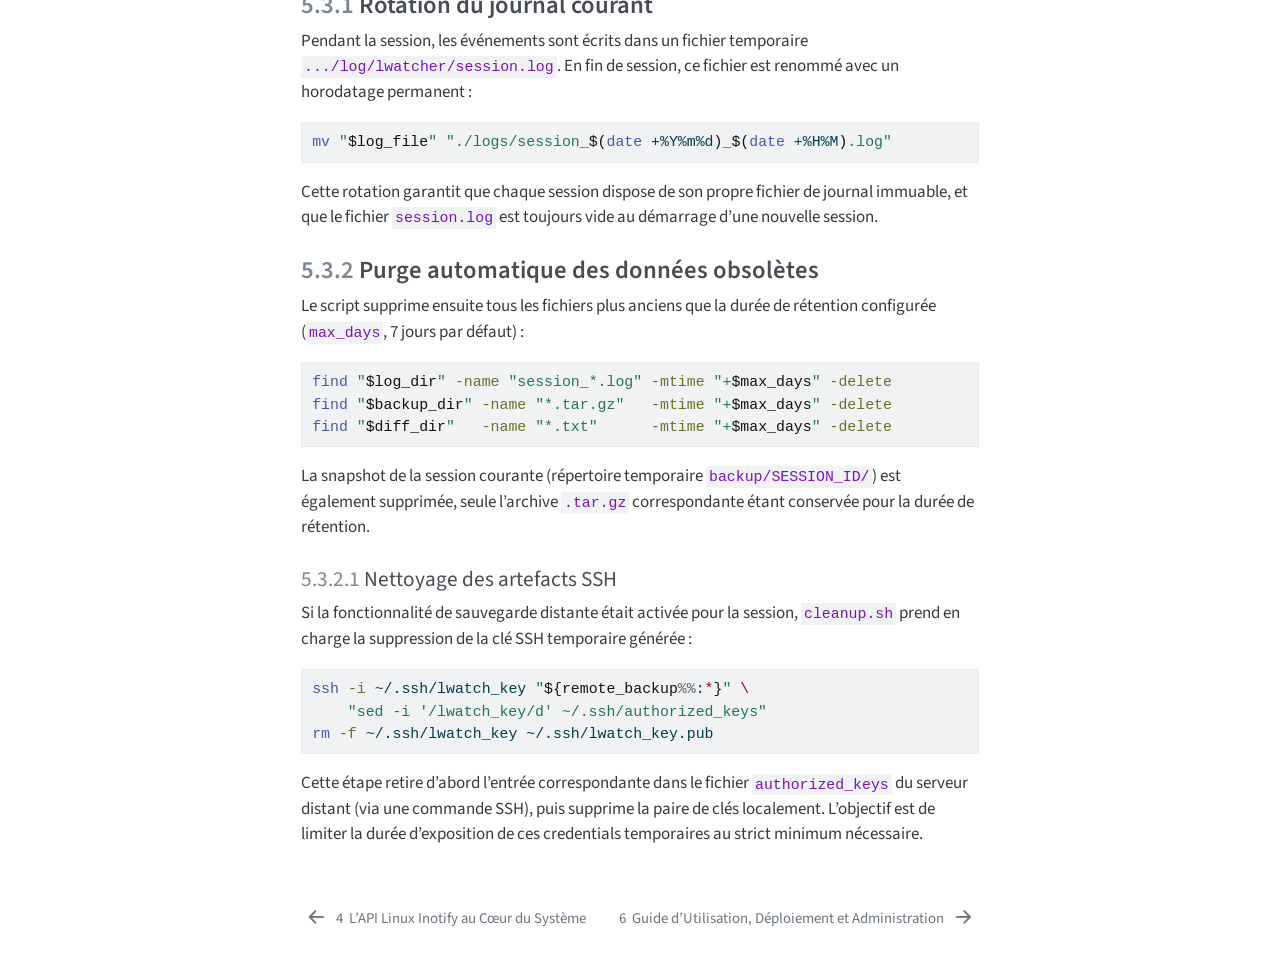
<file: chapter4.html>
<!DOCTYPE html>
<html xmlns="http://www.w3.org/1999/xhtml" lang="en" xml:lang="en"><head>

<meta charset="utf-8">
<meta name="generator" content="quarto-1.9.38">

<meta name="viewport" content="width=device-width, initial-scale=1.0, user-scalable=yes">


<title>5&nbsp; Implémentation des Modules d’Automatisation</title>
<style>
/* Default styles provided by pandoc.
** See https://pandoc.org/MANUAL.html#variables-for-html for config info.
*/
code{white-space: pre-wrap;}
span.smallcaps{font-variant: small-caps;}
div.columns{display: flex; gap: min(4vw, 1.5em);}
div.column{flex: auto; overflow-x: auto;}
div.hanging-indent{margin-left: 1.5em; text-indent: -1.5em;}
ul.task-list{list-style: none;}
ul.task-list li input[type="checkbox"] {
  width: 0.8em;
  margin: 0 0.8em 0.2em -1em; /* quarto-specific, see https://github.com/quarto-dev/quarto-cli/issues/4556 */ 
  vertical-align: middle;
}
/* CSS for syntax highlighting */
html { -webkit-text-size-adjust: 100%; }
pre > code.sourceCode { white-space: pre; position: relative; }
pre > code.sourceCode > span { display: inline-block; line-height: 1.25; }
pre > code.sourceCode > span:empty { height: 1.2em; }
.sourceCode { overflow: visible; }
code.sourceCode > span { color: inherit; text-decoration: inherit; }
div.sourceCode { margin: 1em 0; }
pre.sourceCode { margin: 0; }
@media screen {
div.sourceCode { overflow: auto; }
}
@media print {
pre > code.sourceCode { white-space: pre-wrap; }
pre > code.sourceCode > span { text-indent: -5em; padding-left: 5em; }
}
pre.numberSource code
  { counter-reset: source-line 0; }
pre.numberSource code > span
  { position: relative; left: -4em; counter-increment: source-line; }
pre.numberSource code > span > a:first-child::before
  { content: counter(source-line);
    position: relative; left: -1em; text-align: right; vertical-align: baseline;
    border: none; display: inline-block;
    -webkit-touch-callout: none; -webkit-user-select: none;
    -khtml-user-select: none; -moz-user-select: none;
    -ms-user-select: none; user-select: none;
    padding: 0 4px; width: 4em;
  }
pre.numberSource { margin-left: 3em;  padding-left: 4px; }
div.sourceCode
  {   }
@media screen {
pre > code.sourceCode > span > a:first-child::before { text-decoration: underline; }
}
</style>


<script src="site_libs/quarto-nav/quarto-nav.js"></script>
<script src="site_libs/quarto-nav/headroom.min.js"></script>
<script src="site_libs/clipboard/clipboard.min.js"></script>
<script src="site_libs/quarto-search/autocomplete.umd.js"></script>
<script src="site_libs/quarto-search/fuse.min.js"></script>
<script src="site_libs/quarto-search/quarto-search.js"></script>
<meta name="quarto:offset" content="./">
<link href="./chapter5.html" rel="next">
<link href="./chapter3.html" rel="prev">
<script src="site_libs/quarto-html/quarto.js" type="module"></script>
<script src="site_libs/quarto-html/tabsets/tabsets.js" type="module"></script>
<script src="site_libs/quarto-html/popper.min.js"></script>
<script src="site_libs/quarto-html/tippy.umd.min.js"></script>
<script src="site_libs/quarto-html/anchor.min.js"></script>
<link href="site_libs/quarto-html/tippy.css" rel="stylesheet">
<link href="site_libs/quarto-html/quarto-syntax-highlighting-15634bcf2e68342d4ad2dfa704d543f6.css" rel="stylesheet" id="quarto-text-highlighting-styles">
<script src="site_libs/bootstrap/bootstrap.min.js"></script>
<link href="site_libs/bootstrap/bootstrap-icons.css" rel="stylesheet">
<link href="site_libs/bootstrap/bootstrap-87b7f55de2e0c9887283481eb31a794c.min.css" rel="stylesheet" append-hash="true" id="quarto-bootstrap" data-mode="light">
<script id="quarto-search-options" type="application/json">{
  "location": "sidebar",
  "copy-button": false,
  "collapse-after": 3,
  "panel-placement": "start",
  "type": "textbox",
  "limit": 50,
  "keyboard-shortcut": [
    "f",
    "/",
    "s"
  ],
  "show-item-context": false,
  "language": {
    "search-no-results-text": "No results",
    "search-matching-documents-text": "matching documents",
    "search-copy-link-title": "Copy link to search",
    "search-hide-matches-text": "Hide additional matches",
    "search-more-match-text": "more match in this document",
    "search-more-matches-text": "more matches in this document",
    "search-clear-button-title": "Clear",
    "search-text-placeholder": "",
    "search-detached-cancel-button-title": "Cancel",
    "search-submit-button-title": "Submit",
    "search-label": "Search"
  }
}</script>


</head>

<body class="nav-sidebar floating quarto-light">

<div id="quarto-search-results"></div>
  <header id="quarto-header" class="headroom fixed-top">
  <nav class="quarto-secondary-nav">
    <div class="container-fluid d-flex">
      <button type="button" class="quarto-btn-toggle btn" data-bs-toggle="collapse" role="button" data-bs-target=".quarto-sidebar-collapse-item" aria-controls="quarto-sidebar" aria-expanded="false" aria-label="Toggle sidebar navigation" onclick="if (window.quartoToggleHeadroom) { window.quartoToggleHeadroom(); }">
        <i class="bi bi-layout-text-sidebar-reverse"></i>
      </button>
        <nav class="quarto-page-breadcrumbs" aria-label="breadcrumb"><ol class="breadcrumb"><li class="breadcrumb-item"><a href="./chapter4.html"><span class="chapter-number">5</span>&nbsp; <span class="chapter-title">Implémentation des Modules d’Automatisation</span></a></li></ol></nav>
        <a class="flex-grow-1" role="navigation" data-bs-toggle="collapse" data-bs-target=".quarto-sidebar-collapse-item" aria-controls="quarto-sidebar" aria-expanded="false" aria-label="Toggle sidebar navigation" onclick="if (window.quartoToggleHeadroom) { window.quartoToggleHeadroom(); }">      
        </a>
      <button type="button" class="btn quarto-search-button" aria-label="Search" onclick="window.quartoOpenSearch();">
        <i class="bi bi-search"></i>
      </button>
    </div>
  </nav>
</header>
<!-- content -->
<div id="quarto-content" class="quarto-container page-columns page-rows-contents page-layout-article">
<!-- sidebar -->
  <nav id="quarto-sidebar" class="sidebar collapse collapse-horizontal quarto-sidebar-collapse-item sidebar-navigation floating overflow-auto">
        <div class="mt-2 flex-shrink-0 align-items-center">
        <div class="sidebar-search">
        <div id="quarto-search" class="" title="Search"></div>
        </div>
        </div>
    <div class="sidebar-menu-container"> 
    <ul class="list-unstyled mt-1">
        <li class="sidebar-item">
  <div class="sidebar-item-container"> 
  <a href="./index.html" class="sidebar-item-text sidebar-link">
 <span class="menu-text"><span class="chapter-number">1</span>&nbsp; <span class="chapter-title">Introduction</span></span></a>
  </div>
</li>
        <li class="sidebar-item">
  <div class="sidebar-item-container"> 
  <a href="./chapter1.html" class="sidebar-item-text sidebar-link">
 <span class="menu-text"><span class="chapter-number">2</span>&nbsp; <span class="chapter-title">Fondation Théorique et Utilité du Projet</span></span></a>
  </div>
</li>
        <li class="sidebar-item">
  <div class="sidebar-item-container"> 
  <a href="./chapter2.html" class="sidebar-item-text sidebar-link">
 <span class="menu-text"><span class="chapter-number">3</span>&nbsp; <span class="chapter-title">Architecture et Structure du Programme</span></span></a>
  </div>
</li>
        <li class="sidebar-item">
  <div class="sidebar-item-container"> 
  <a href="./chapter3.html" class="sidebar-item-text sidebar-link">
 <span class="menu-text"><span class="chapter-number">4</span>&nbsp; <span class="chapter-title">L’API Linux Inotify au Cœur du Système</span></span></a>
  </div>
</li>
        <li class="sidebar-item">
  <div class="sidebar-item-container"> 
  <a href="./chapter4.html" class="sidebar-item-text sidebar-link active">
 <span class="menu-text"><span class="chapter-number">5</span>&nbsp; <span class="chapter-title">Implémentation des Modules d’Automatisation</span></span></a>
  </div>
</li>
        <li class="sidebar-item">
  <div class="sidebar-item-container"> 
  <a href="./chapter5.html" class="sidebar-item-text sidebar-link">
 <span class="menu-text"><span class="chapter-number">6</span>&nbsp; <span class="chapter-title">Guide d’Utilisation, Déploiement et Administration</span></span></a>
  </div>
</li>
        <li class="sidebar-item">
  <div class="sidebar-item-container"> 
  <a href="./chapter6.html" class="sidebar-item-text sidebar-link">
 <span class="menu-text"><span class="chapter-number">7</span>&nbsp; <span class="chapter-title">Evolution de la Conception et Pivot Technique</span></span></a>
  </div>
</li>
        <li class="sidebar-item">
  <div class="sidebar-item-container"> 
  <a href="./chapter7.html" class="sidebar-item-text sidebar-link">
 <span class="menu-text"><span class="chapter-number">8</span>&nbsp; <span class="chapter-title">Perspective et développement au future</span></span></a>
  </div>
</li>
        <li class="sidebar-item">
  <div class="sidebar-item-container"> 
  <a href="./summary.html" class="sidebar-item-text sidebar-link">
 <span class="menu-text"><span class="chapter-number">9</span>&nbsp; <span class="chapter-title">Conclusion</span></span></a>
  </div>
</li>
    </ul>
    </div>
</nav>
<div id="quarto-sidebar-glass" class="quarto-sidebar-collapse-item" data-bs-toggle="collapse" data-bs-target=".quarto-sidebar-collapse-item"></div>
<!-- margin-sidebar -->
    <div id="quarto-margin-sidebar" class="sidebar margin-sidebar">
        <nav id="TOC" role="doc-toc" class="toc-active">
    <h2 id="toc-title">Table of contents</h2>
   
  <ul>
  <li><a href="#le-pipeline-daffichage-de-journalisation-et-de-comparaison-output.sh" id="toc-le-pipeline-daffichage-de-journalisation-et-de-comparaison-output.sh" class="nav-link active" data-scroll-target="#le-pipeline-daffichage-de-journalisation-et-de-comparaison-output.sh"><span class="header-section-number">5.1</span> Le pipeline d’affichage, de journalisation et de comparaison (output.sh)</a>
  <ul class="collapse">
  <li><a href="#parsing-du-flux-entrant" id="toc-parsing-du-flux-entrant" class="nav-link" data-scroll-target="#parsing-du-flux-entrant"><span class="header-section-number">5.1.1</span> Parsing du flux entrant</a></li>
  <li><a href="#filtrage-de-lattrib-redondant" id="toc-filtrage-de-lattrib-redondant" class="nav-link" data-scroll-target="#filtrage-de-lattrib-redondant"><span class="header-section-number">5.1.2</span> Filtrage de l’ATTRIB redondant</a></li>
  <li><a href="#le-mécanisme-de-différenciation" id="toc-le-mécanisme-de-différenciation" class="nav-link" data-scroll-target="#le-mécanisme-de-différenciation"><span class="header-section-number">5.1.3</span> Le mécanisme de différenciation</a></li>
  <li><a href="#double-écriture-console-et-log" id="toc-double-écriture-console-et-log" class="nav-link" data-scroll-target="#double-écriture-console-et-log"><span class="header-section-number">5.1.4</span> Double écriture : console et log</a></li>
  </ul></li>
  <li><a href="#snapshot-de-référence-et-historisation-backup.sh" id="toc-snapshot-de-référence-et-historisation-backup.sh" class="nav-link" data-scroll-target="#snapshot-de-référence-et-historisation-backup.sh"><span class="header-section-number">5.2</span> Snapshot de référence et historisation (backup.sh)</a>
  <ul class="collapse">
  <li><a href="#constitution-de-la-snapshot" id="toc-constitution-de-la-snapshot" class="nav-link" data-scroll-target="#constitution-de-la-snapshot"><span class="header-section-number">5.2.1</span> Constitution de la snapshot</a></li>
  <li><a href="#archivage-et-transfert-distant" id="toc-archivage-et-transfert-distant" class="nav-link" data-scroll-target="#archivage-et-transfert-distant"><span class="header-section-number">5.2.2</span> Archivage et transfert distant</a></li>
  </ul></li>
  <li><a href="#cycle-de-vie-des-données-et-maintenance-cleanup.sh" id="toc-cycle-de-vie-des-données-et-maintenance-cleanup.sh" class="nav-link" data-scroll-target="#cycle-de-vie-des-données-et-maintenance-cleanup.sh"><span class="header-section-number">5.3</span> Cycle de vie des données et maintenance (cleanup.sh)</a>
  <ul class="collapse">
  <li><a href="#rotation-du-journal-courant" id="toc-rotation-du-journal-courant" class="nav-link" data-scroll-target="#rotation-du-journal-courant"><span class="header-section-number">5.3.1</span> Rotation du journal courant</a></li>
  <li><a href="#purge-automatique-des-données-obsolètes" id="toc-purge-automatique-des-données-obsolètes" class="nav-link" data-scroll-target="#purge-automatique-des-données-obsolètes"><span class="header-section-number">5.3.2</span> Purge automatique des données obsolètes</a></li>
  </ul></li>
  </ul>
</nav>
    </div>
<!-- main -->
<main class="content" id="quarto-document-content">

<header id="title-block-header" class="quarto-title-block default">
<div class="quarto-title">
<h1 class="title"><span class="chapter-number">5</span>&nbsp; <span class="chapter-title">Implémentation des Modules d’Automatisation</span></h1>
</div>



<div class="quarto-title-meta">

    
  
    
  </div>
  


</header>


<section id="le-pipeline-daffichage-de-journalisation-et-de-comparaison-output.sh" class="level2" data-number="5.1">
<h2 data-number="5.1" class="anchored" data-anchor-id="le-pipeline-daffichage-de-journalisation-et-de-comparaison-output.sh"><span class="header-section-number">5.1</span> Le pipeline d’affichage, de journalisation et de comparaison (output.sh)</h2>
<p><code>output.sh</code> est le composant le plus complexe de la couche Bash. Il reçoit sur son entrée standard le flux brut émis par le binaire C, et en assure le traitement complet : enrichissement, affichage colorisé en console, écriture dans les journaux de session, et génération des fichiers de différences.</p>
<section id="parsing-du-flux-entrant" class="level3" data-number="5.1.1">
<h3 data-number="5.1.1" class="anchored" data-anchor-id="parsing-du-flux-entrant"><span class="header-section-number">5.1.1</span> Parsing du flux entrant</h3>
<p>La lecture du flux s’effectue via une boucle <code>while</code> avec <code>IFS=: read</code> qui découpe chaque ligne selon le séparateur <code>:</code> :</p>
<div class="code-copy-outer-scaffold"><div class="sourceCode" id="cb1"><pre class="sourceCode bash code-with-copy"><code class="sourceCode bash"><span id="cb1-1"><a href="#cb1-1" aria-hidden="true" tabindex="-1"></a><span class="cf">while</span> <span class="va">IFS</span><span class="op">=</span>: <span class="bu">read</span> <span class="va">event</span> <span class="va">type</span> <span class="va">path</span> <span class="va">name</span><span class="kw">;</span> <span class="cf">do</span></span>
<span id="cb1-2"><a href="#cb1-2" aria-hidden="true" tabindex="-1"></a>    <span class="ex">...</span></span>
<span id="cb1-3"><a href="#cb1-3" aria-hidden="true" tabindex="-1"></a><span class="cf">done</span></span></code></pre></div><button title="Copy to Clipboard" class="code-copy-button"><i class="bi"></i></button></div>
<p>Les quatre champs ainsi extraits correspondent exactement au format produit par le binaire C : le type d’événement (<code>CREATED</code>, <code>MODIFIED</code>, <code>DELETED</code>, etc.), le type de cible (<code>FILE</code> ou <code>DIRECTORY</code>), le chemin du répertoire surveillé, et le nom du fichier ou sous-répertoire concerné.</p>
<section id="enrichissement-des-événements" class="level4" data-number="5.1.1.1">
<h4 data-number="5.1.1.1" class="anchored" data-anchor-id="enrichissement-des-événements"><span class="header-section-number">5.1.1.1</span> Enrichissement des événements</h4>
<p>Pour chaque événement reçu, le script calcule l’horodatage courant et interroge le système via <code>stat</code> pour obtenir les permissions octales, le propriétaire et le groupe de la cible concernée. Cette interrogation est conditionnelle : pour les événements <code>DELETED</code> et <code>MOVED_FROM</code>, la cible n’existe plus au moment du traitement, et <code>stat</code> ne peut pas être appelé.</p>
<div class="code-copy-outer-scaffold"><div class="sourceCode" id="cb2"><pre class="sourceCode bash code-with-copy"><code class="sourceCode bash"><span id="cb2-1"><a href="#cb2-1" aria-hidden="true" tabindex="-1"></a><span class="cf">if</span> <span class="kw">[[</span> <span class="st">"</span><span class="va">$event</span><span class="st">"</span> <span class="ot">!=</span> <span class="st">"DELETED"</span> <span class="kw">&amp;&amp;</span> <span class="st">"</span><span class="va">$event</span><span class="st">"</span> <span class="ot">!=</span> <span class="st">"MOVED_FROM"</span> <span class="kw">]];</span> <span class="cf">then</span></span>
<span id="cb2-2"><a href="#cb2-2" aria-hidden="true" tabindex="-1"></a>    <span class="va">perms</span><span class="op">=</span><span class="va">$(</span><span class="fu">stat</span> <span class="at">-c</span> <span class="st">"%a"</span> <span class="st">"</span><span class="va">$target</span><span class="st">"</span><span class="va">)</span></span>
<span id="cb2-3"><a href="#cb2-3" aria-hidden="true" tabindex="-1"></a>    <span class="va">owner</span><span class="op">=</span><span class="va">$(</span><span class="fu">stat</span> <span class="at">-c</span> <span class="st">"%U"</span> <span class="st">"</span><span class="va">$target</span><span class="st">"</span><span class="va">)</span></span>
<span id="cb2-4"><a href="#cb2-4" aria-hidden="true" tabindex="-1"></a>    <span class="va">group</span><span class="op">=</span><span class="va">$(</span><span class="fu">stat</span> <span class="at">-c</span> <span class="st">"%G"</span> <span class="st">"</span><span class="va">$target</span><span class="st">"</span><span class="va">)</span></span>
<span id="cb2-5"><a href="#cb2-5" aria-hidden="true" tabindex="-1"></a><span class="cf">fi</span></span></code></pre></div><button title="Copy to Clipboard" class="code-copy-button"><i class="bi"></i></button></div>
</section>
</section>
<section id="filtrage-de-lattrib-redondant" class="level3" data-number="5.1.2">
<h3 data-number="5.1.2" class="anchored" data-anchor-id="filtrage-de-lattrib-redondant"><span class="header-section-number">5.1.2</span> Filtrage de l’ATTRIB redondant</h3>
<p>Comme expliqué au chapitre 2, chaque création de fichier génère systématiquement un événement <code>ATTRIB</code> qui lui fait immédiatement suite. Pour éviter d’afficher un faux positif à chaque création, le script maintient une variable <code>last_created</code> qui mémorise le nom du dernier fichier créé. Au moment de traiter un événement <code>ATTRIB</code>, si son nom correspond à <code>last_created</code>, l’événement est silencieusement supprimé et <code>last_created</code> est réinitialisée.</p>
<div class="code-copy-outer-scaffold"><div class="sourceCode" id="cb3"><pre class="sourceCode bash code-with-copy"><code class="sourceCode bash"><span id="cb3-1"><a href="#cb3-1" aria-hidden="true" tabindex="-1"></a><span class="cf">if</span> <span class="kw">[[</span> <span class="st">"</span><span class="va">$event</span><span class="st">"</span> <span class="ot">==</span> <span class="st">"CREATED"</span> <span class="kw">]];</span> <span class="cf">then</span></span>
<span id="cb3-2"><a href="#cb3-2" aria-hidden="true" tabindex="-1"></a>    <span class="va">last_created</span><span class="op">=</span><span class="va">$name</span></span>
<span id="cb3-3"><a href="#cb3-3" aria-hidden="true" tabindex="-1"></a>    <span class="co"># ... affichage et log</span></span>
<span id="cb3-4"><a href="#cb3-4" aria-hidden="true" tabindex="-1"></a><span class="cf">elif</span> <span class="kw">[[</span> <span class="st">"</span><span class="va">$event</span><span class="st">"</span> <span class="ot">==</span> <span class="st">"ATTRIB"</span> <span class="kw">]];</span> <span class="cf">then</span></span>
<span id="cb3-5"><a href="#cb3-5" aria-hidden="true" tabindex="-1"></a>    <span class="cf">if</span> <span class="bu">[</span> <span class="st">"</span><span class="va">$name</span><span class="st">"</span> <span class="ot">==</span> <span class="st">"</span><span class="va">$last_created</span><span class="st">"</span> <span class="bu">]</span><span class="kw">;</span> <span class="cf">then</span></span>
<span id="cb3-6"><a href="#cb3-6" aria-hidden="true" tabindex="-1"></a>        <span class="va">last_created</span><span class="op">=</span><span class="st">""</span>   <span class="co"># suppression silencieuse</span></span>
<span id="cb3-7"><a href="#cb3-7" aria-hidden="true" tabindex="-1"></a>    <span class="cf">else</span></span>
<span id="cb3-8"><a href="#cb3-8" aria-hidden="true" tabindex="-1"></a>        <span class="co"># ... affichage et log normaux</span></span>
<span id="cb3-9"><a href="#cb3-9" aria-hidden="true" tabindex="-1"></a>    <span class="cf">fi</span></span>
<span id="cb3-10"><a href="#cb3-10" aria-hidden="true" tabindex="-1"></a><span class="cf">fi</span></span></code></pre></div><button title="Copy to Clipboard" class="code-copy-button"><i class="bi"></i></button></div>
</section>
<section id="le-mécanisme-de-différenciation" class="level3" data-number="5.1.3">
<h3 data-number="5.1.3" class="anchored" data-anchor-id="le-mécanisme-de-différenciation"><span class="header-section-number">5.1.3</span> Le mécanisme de différenciation</h3>
<p>Le cœur analytique de <code>output.sh</code> réside dans le traitement des événements <code>MODIFIED</code>. Lorsqu’un tel événement est reçu pour un fichier, le script recherche si une version de référence de ce fichier existe dans la snapshot de sauvegarde constituée au démarrage de la session.</p>
<p>Si une référence est trouvée, il calcule le diff entre cette version et la version courante du fichier sur le disque :</p>
<div class="code-copy-outer-scaffold"><div class="sourceCode" id="cb4"><pre class="sourceCode bash code-with-copy"><code class="sourceCode bash"><span id="cb4-1"><a href="#cb4-1" aria-hidden="true" tabindex="-1"></a><span class="va">diff_output</span><span class="op">=</span><span class="va">$(</span><span class="fu">diff</span> <span class="st">"</span><span class="va">$backup_file</span><span class="st">"</span> <span class="st">"/</span><span class="va">${clean_path}</span><span class="st">/</span><span class="va">${name}</span><span class="st">"</span><span class="va">)</span></span>
<span id="cb4-2"><a href="#cb4-2" aria-hidden="true" tabindex="-1"></a><span class="va">changed</span><span class="op">=</span><span class="va">$(</span><span class="bu">echo</span> <span class="st">"</span><span class="va">$diff_output</span><span class="st">"</span> <span class="kw">|</span> <span class="fu">grep</span> <span class="at">-c</span> <span class="st">"^[&lt;&gt;]"</span><span class="va">)</span></span></code></pre></div><button title="Copy to Clipboard" class="code-copy-button"><i class="bi"></i></button></div>
<p>Le nombre de lignes modifiées (<code>changed</code>) est affiché dans la console et consigné dans le journal de session. Le détail complet du diff est archivé dans un fichier dédié dans <code>.../log/lwatcher/diffs/</code>, nommé selon le chemin et la session pour garantir l’unicité.</p>
<p>Si aucune référence n’est disponible (fichier créé après le démarrage de la session, par exemple), l’événement est quand même journalisé avec la mention <code>[No backup found]</code>.</p>
</section>
<section id="double-écriture-console-et-log" class="level3" data-number="5.1.4">
<h3 data-number="5.1.4" class="anchored" data-anchor-id="double-écriture-console-et-log"><span class="header-section-number">5.1.4</span> Double écriture : console et log</h3>
<p>Chaque événement est affiché sur la console <strong>et</strong> écrit dans le fichier journal <code>.../log/lwatcher/session.log</code>. L’affichage console utilise des codes ANSI pour la couleur ; l’écriture dans le fichier utilise <code>printf</code> sans codes couleur pour garantir la lisibilité du fichier texte brut.</p>
</section>
</section>
<section id="snapshot-de-référence-et-historisation-backup.sh" class="level2" data-number="5.2">
<h2 data-number="5.2" class="anchored" data-anchor-id="snapshot-de-référence-et-historisation-backup.sh"><span class="header-section-number">5.2</span> Snapshot de référence et historisation (backup.sh)</h2>
<p><code>backup.sh</code> est exécuté <strong>une seule fois</strong>, au démarrage de chaque session, avant que le binaire C ne commence à remonter des événements. Son rôle est de constituer une <strong>image de référence</strong> de l’état des répertoires surveillés au moment du lancement.</p>
<section id="constitution-de-la-snapshot" class="level3" data-number="5.2.1">
<h3 data-number="5.2.1" class="anchored" data-anchor-id="constitution-de-la-snapshot"><span class="header-section-number">5.2.1</span> Constitution de la snapshot</h3>
<p>Le script lit le fichier <code>inotify.config</code> et, pour chaque chemin configuré, copie récursivement le contenu vers un répertoire de backup horodaté :</p>
<div class="code-copy-outer-scaffold"><div class="sourceCode" id="cb5"><pre class="sourceCode bash code-with-copy"><code class="sourceCode bash"><span id="cb5-1"><a href="#cb5-1" aria-hidden="true" tabindex="-1"></a><span class="va">dir_backup</span><span class="op">=</span><span class="st">"</span><span class="va">$backup_dir$line</span><span class="st">"</span></span>
<span id="cb5-2"><a href="#cb5-2" aria-hidden="true" tabindex="-1"></a><span class="fu">mkdir</span> <span class="at">-p</span> <span class="st">"</span><span class="va">$(</span><span class="fu">dirname</span> <span class="st">"</span><span class="va">$dir_backup</span><span class="st">"</span><span class="va">)</span><span class="st">"</span></span>
<span id="cb5-3"><a href="#cb5-3" aria-hidden="true" tabindex="-1"></a><span class="fu">cp</span> <span class="at">-r</span> <span class="st">"</span><span class="va">$line</span><span class="st">"</span> <span class="st">"</span><span class="va">$dir_backup</span><span class="st">"</span></span></code></pre></div><button title="Copy to Clipboard" class="code-copy-button"><i class="bi"></i></button></div>
<p>Un point d’implémentation important mérite d’être signalé. La construction du chemin de destination utilise <code>dirname</code> pour créer uniquement le répertoire parent, et non la destination finale elle-même. Cela évite un piège classique de <code>cp -r</code> : si la destination existe déjà au moment de la copie, <code>cp -r</code> l’imbrique à l’intérieur au lieu de la remplacer, produisant un niveau de nesting supplémentaire indésirable.</p>
<p>Cette snapshot est ensuite utilisée par <code>output.sh</code> comme base de comparaison pour tous les diffs de la session. Elle représente l’état “propre” connu du système de fichiers au moment où la surveillance a démarré.</p>
</section>
<section id="archivage-et-transfert-distant" class="level3" data-number="5.2.2">
<h3 data-number="5.2.2" class="anchored" data-anchor-id="archivage-et-transfert-distant"><span class="header-section-number">5.2.2</span> Archivage et transfert distant</h3>
<p>Une fois la copie effectuée, la snapshot est compressée dans une archive <code>tar.gz</code> horodatée :</p>
<div class="code-copy-outer-scaffold"><div class="sourceCode" id="cb6"><pre class="sourceCode bash code-with-copy"><code class="sourceCode bash"><span id="cb6-1"><a href="#cb6-1" aria-hidden="true" tabindex="-1"></a><span class="fu">tar</span> <span class="at">-czf</span> <span class="st">"/root/backup/</span><span class="va">$time_stamp</span><span class="st">.tar.gz"</span> <span class="at">-C</span> <span class="st">"/root/backup"</span> <span class="st">"</span><span class="va">$time_stamp</span><span class="st">"</span></span></code></pre></div><button title="Copy to Clipboard" class="code-copy-button"><i class="bi"></i></button></div>
<p>Si l’option de sauvegarde distante est activée (via le flag <code>-r</code>), l’archive est transmise vers le serveur distant via <code>scp</code>. La connexion s’appuie sur une paire de clés SSH dédiée (<code>lwatch_key</code>) générée spécifiquement pour la session par <code>lwatcher</code>, évitant l’utilisation des clés personnelles de l’utilisateur.</p>
</section>
</section>
<section id="cycle-de-vie-des-données-et-maintenance-cleanup.sh" class="level2" data-number="5.3">
<h2 data-number="5.3" class="anchored" data-anchor-id="cycle-de-vie-des-données-et-maintenance-cleanup.sh"><span class="header-section-number">5.3</span> Cycle de vie des données et maintenance (cleanup.sh)</h2>
<p><code>cleanup.sh</code> est déclenché automatiquement en fin de session, via un <code>trap ... EXIT</code> installé par le script de lancement. Qu’il s’agisse d’une fermeture normale (Ctrl+C) ou d’un arrêt via signal <code>SIGTERM</code>, ce script garantit que les données sont toujours correctement rangées à la sortie du programme.</p>
<section id="rotation-du-journal-courant" class="level3" data-number="5.3.1">
<h3 data-number="5.3.1" class="anchored" data-anchor-id="rotation-du-journal-courant"><span class="header-section-number">5.3.1</span> Rotation du journal courant</h3>
<p>Pendant la session, les événements sont écrits dans un fichier temporaire <code>.../log/lwatcher/session.log</code>. En fin de session, ce fichier est renommé avec un horodatage permanent :</p>
<div class="code-copy-outer-scaffold"><div class="sourceCode" id="cb7"><pre class="sourceCode bash code-with-copy"><code class="sourceCode bash"><span id="cb7-1"><a href="#cb7-1" aria-hidden="true" tabindex="-1"></a><span class="fu">mv</span> <span class="st">"</span><span class="va">$log_file</span><span class="st">"</span> <span class="st">"./logs/session_</span><span class="va">$(</span><span class="fu">date</span> +%Y%m%d<span class="va">)</span><span class="st">_</span><span class="va">$(</span><span class="fu">date</span> +%H%M<span class="va">)</span><span class="st">.log"</span></span></code></pre></div><button title="Copy to Clipboard" class="code-copy-button"><i class="bi"></i></button></div>
<p>Cette rotation garantit que chaque session dispose de son propre fichier de journal immuable, et que le fichier <code>session.log</code> est toujours vide au démarrage d’une nouvelle session.</p>
</section>
<section id="purge-automatique-des-données-obsolètes" class="level3" data-number="5.3.2">
<h3 data-number="5.3.2" class="anchored" data-anchor-id="purge-automatique-des-données-obsolètes"><span class="header-section-number">5.3.2</span> Purge automatique des données obsolètes</h3>
<p>Le script supprime ensuite tous les fichiers plus anciens que la durée de rétention configurée (<code>max_days</code>, 7 jours par défaut) :</p>
<div class="code-copy-outer-scaffold"><div class="sourceCode" id="cb8"><pre class="sourceCode bash code-with-copy"><code class="sourceCode bash"><span id="cb8-1"><a href="#cb8-1" aria-hidden="true" tabindex="-1"></a><span class="fu">find</span> <span class="st">"</span><span class="va">$log_dir</span><span class="st">"</span> <span class="at">-name</span> <span class="st">"session_*.log"</span> <span class="at">-mtime</span> <span class="st">"+</span><span class="va">$max_days</span><span class="st">"</span> <span class="at">-delete</span></span>
<span id="cb8-2"><a href="#cb8-2" aria-hidden="true" tabindex="-1"></a><span class="fu">find</span> <span class="st">"</span><span class="va">$backup_dir</span><span class="st">"</span> <span class="at">-name</span> <span class="st">"*.tar.gz"</span>   <span class="at">-mtime</span> <span class="st">"+</span><span class="va">$max_days</span><span class="st">"</span> <span class="at">-delete</span></span>
<span id="cb8-3"><a href="#cb8-3" aria-hidden="true" tabindex="-1"></a><span class="fu">find</span> <span class="st">"</span><span class="va">$diff_dir</span><span class="st">"</span>   <span class="at">-name</span> <span class="st">"*.txt"</span>      <span class="at">-mtime</span> <span class="st">"+</span><span class="va">$max_days</span><span class="st">"</span> <span class="at">-delete</span></span></code></pre></div><button title="Copy to Clipboard" class="code-copy-button"><i class="bi"></i></button></div>
<p>La snapshot de la session courante (répertoire temporaire <code>backup/SESSION_ID/</code>) est également supprimée, seule l’archive <code>.tar.gz</code> correspondante étant conservée pour la durée de rétention.</p>
<section id="nettoyage-des-artefacts-ssh" class="level4" data-number="5.3.2.1">
<h4 data-number="5.3.2.1" class="anchored" data-anchor-id="nettoyage-des-artefacts-ssh"><span class="header-section-number">5.3.2.1</span> Nettoyage des artefacts SSH</h4>
<p>Si la fonctionnalité de sauvegarde distante était activée pour la session, <code>cleanup.sh</code> prend en charge la suppression de la clé SSH temporaire générée :</p>
<div class="code-copy-outer-scaffold"><div class="sourceCode" id="cb9"><pre class="sourceCode bash code-with-copy"><code class="sourceCode bash"><span id="cb9-1"><a href="#cb9-1" aria-hidden="true" tabindex="-1"></a><span class="fu">ssh</span> <span class="at">-i</span> ~/.ssh/lwatch_key <span class="st">"</span><span class="va">${remote_backup</span><span class="op">%%</span>:<span class="pp">*</span><span class="va">}</span><span class="st">"</span> <span class="dt">\</span></span>
<span id="cb9-2"><a href="#cb9-2" aria-hidden="true" tabindex="-1"></a>    <span class="st">"sed -i '/lwatch_key/d' ~/.ssh/authorized_keys"</span></span>
<span id="cb9-3"><a href="#cb9-3" aria-hidden="true" tabindex="-1"></a><span class="fu">rm</span> <span class="at">-f</span> ~/.ssh/lwatch_key ~/.ssh/lwatch_key.pub</span></code></pre></div><button title="Copy to Clipboard" class="code-copy-button"><i class="bi"></i></button></div>
<p>Cette étape retire d’abord l’entrée correspondante dans le fichier <code>authorized_keys</code> du serveur distant (via une commande SSH), puis supprime la paire de clés localement. L’objectif est de limiter la durée d’exposition de ces credentials temporaires au strict minimum nécessaire.</p>


</section>
</section>
</section>

</main> <!-- /main -->
<script id="quarto-html-after-body" type="application/javascript">
  window.document.addEventListener("DOMContentLoaded", function (event) {
    const icon = "";
    const anchorJS = new window.AnchorJS();
    anchorJS.options = {
      placement: 'right',
      icon: icon
    };
    anchorJS.add('.anchored');
    const isCodeAnnotation = (el) => {
      for (const clz of el.classList) {
        if (clz.startsWith('code-annotation-')) {                     
          return true;
        }
      }
      return false;
    }
    const onCopySuccess = function(e) {
      // button target
      const button = e.trigger;
      // don't keep focus
      button.blur();
      // flash "checked"
      button.classList.add('code-copy-button-checked');
      var currentTitle = button.getAttribute("title");
      button.setAttribute("title", "Copied!");
      let tooltip;
      if (window.bootstrap) {
        button.setAttribute("data-bs-toggle", "tooltip");
        button.setAttribute("data-bs-placement", "left");
        button.setAttribute("data-bs-title", "Copied!");
        tooltip = new bootstrap.Tooltip(button, 
          { trigger: "manual", 
            customClass: "code-copy-button-tooltip",
            offset: [0, -8]});
        tooltip.show();    
      }
      setTimeout(function() {
        if (tooltip) {
          tooltip.hide();
          button.removeAttribute("data-bs-title");
          button.removeAttribute("data-bs-toggle");
          button.removeAttribute("data-bs-placement");
        }
        button.setAttribute("title", currentTitle);
        button.classList.remove('code-copy-button-checked');
      }, 1000);
      // clear code selection
      e.clearSelection();
    }
    const getTextToCopy = function(trigger) {
      const outerScaffold = trigger.parentElement.cloneNode(true);
      const codeEl = outerScaffold.querySelector('code');
      for (const childEl of codeEl.children) {
        if (isCodeAnnotation(childEl)) {
          childEl.remove();
        }
      }
      return codeEl.innerText;
    }
    const clipboard = new window.ClipboardJS('.code-copy-button:not([data-in-quarto-modal])', {
      text: getTextToCopy
    });
    clipboard.on('success', onCopySuccess);
    if (window.document.getElementById('quarto-embedded-source-code-modal')) {
      const clipboardModal = new window.ClipboardJS('.code-copy-button[data-in-quarto-modal]', {
        text: getTextToCopy,
        container: window.document.getElementById('quarto-embedded-source-code-modal')
      });
      clipboardModal.on('success', onCopySuccess);
    }
      var localhostRegex = new RegExp(/^(?:http|https):\/\/localhost\:?[0-9]*\//);
      var mailtoRegex = new RegExp(/^mailto:/);
        var filterRegex = new RegExp('/' + window.location.host + '/');
      var isInternal = (href) => {
          return filterRegex.test(href) || localhostRegex.test(href) || mailtoRegex.test(href);
      }
      // Inspect non-navigation links and adorn them if external
     var links = window.document.querySelectorAll('a[href]:not(.nav-link):not(.navbar-brand):not(.toc-action):not(.sidebar-link):not(.sidebar-item-toggle):not(.pagination-link):not(.no-external):not([aria-hidden]):not(.dropdown-item):not(.quarto-navigation-tool):not(.about-link)');
      for (var i=0; i<links.length; i++) {
        const link = links[i];
        if (!isInternal(link.href)) {
          // undo the damage that might have been done by quarto-nav.js in the case of
          // links that we want to consider external
          if (link.dataset.originalHref !== undefined) {
            link.href = link.dataset.originalHref;
          }
        }
      }
    function tippyHover(el, contentFn, onTriggerFn, onUntriggerFn) {
      const config = {
        allowHTML: true,
        maxWidth: 500,
        delay: 100,
        arrow: false,
        appendTo: function(el) {
            return el.parentElement;
        },
        interactive: true,
        interactiveBorder: 10,
        theme: 'quarto',
        placement: 'bottom-start',
      };
      if (contentFn) {
        config.content = contentFn;
      }
      if (onTriggerFn) {
        config.onTrigger = onTriggerFn;
      }
      if (onUntriggerFn) {
        config.onUntrigger = onUntriggerFn;
      }
      window.tippy(el, config); 
    }
    const noterefs = window.document.querySelectorAll('a[role="doc-noteref"]');
    for (var i=0; i<noterefs.length; i++) {
      const ref = noterefs[i];
      tippyHover(ref, function() {
        // use id or data attribute instead here
        let href = ref.getAttribute('data-footnote-href') || ref.getAttribute('href');
        try { href = new URL(href).hash; } catch {}
        const id = href.replace(/^#\/?/, "");
        const note = window.document.getElementById(id);
        if (note) {
          return note.innerHTML;
        } else {
          return "";
        }
      });
    }
    const xrefs = window.document.querySelectorAll('a.quarto-xref');
    const processXRef = (id, note) => {
      // Strip column container classes
      const stripColumnClz = (el) => {
        el.classList.remove("page-full", "page-columns");
        if (el.children) {
          for (const child of el.children) {
            stripColumnClz(child);
          }
        }
      }
      stripColumnClz(note)
      if (id === null || id.startsWith('sec-')) {
        // Special case sections, only their first couple elements
        const container = document.createElement("div");
        if (note.children && note.children.length > 2) {
          container.appendChild(note.children[0].cloneNode(true));
          for (let i = 1; i < note.children.length; i++) {
            const child = note.children[i];
            if (child.tagName === "P" && child.innerText === "") {
              continue;
            } else {
              container.appendChild(child.cloneNode(true));
              break;
            }
          }
          if (window.Quarto?.typesetMath) {
            window.Quarto.typesetMath(container);
          }
          return container.innerHTML
        } else {
          if (window.Quarto?.typesetMath) {
            window.Quarto.typesetMath(note);
          }
          return note.innerHTML;
        }
      } else {
        // Remove any anchor links if they are present
        const anchorLink = note.querySelector('a.anchorjs-link');
        if (anchorLink) {
          anchorLink.remove();
        }
        if (window.Quarto?.typesetMath) {
          window.Quarto.typesetMath(note);
        }
        if (note.classList.contains("callout")) {
          return note.outerHTML;
        } else {
          return note.innerHTML;
        }
      }
    }
    for (var i=0; i<xrefs.length; i++) {
      const xref = xrefs[i];
      tippyHover(xref, undefined, function(instance) {
        instance.disable();
        let url = xref.getAttribute('href');
        let hash = undefined; 
        if (url.startsWith('#')) {
          hash = url;
        } else {
          try { hash = new URL(url).hash; } catch {}
        }
        if (hash) {
          const id = hash.replace(/^#\/?/, "");
          const note = window.document.getElementById(id);
          if (note !== null) {
            try {
              const html = processXRef(id, note.cloneNode(true));
              instance.setContent(html);
            } finally {
              instance.enable();
              instance.show();
            }
          } else {
            // See if we can fetch this
            fetch(url.split('#')[0])
            .then(res => res.text())
            .then(html => {
              const parser = new DOMParser();
              const htmlDoc = parser.parseFromString(html, "text/html");
              const note = htmlDoc.getElementById(id);
              if (note !== null) {
                const html = processXRef(id, note);
                instance.setContent(html);
              } 
            }).finally(() => {
              instance.enable();
              instance.show();
            });
          }
        } else {
          // See if we can fetch a full url (with no hash to target)
          // This is a special case and we should probably do some content thinning / targeting
          fetch(url)
          .then(res => res.text())
          .then(html => {
            const parser = new DOMParser();
            const htmlDoc = parser.parseFromString(html, "text/html");
            const note = htmlDoc.querySelector('main.content');
            if (note !== null) {
              // This should only happen for chapter cross references
              // (since there is no id in the URL)
              // remove the first header
              if (note.children.length > 0 && note.children[0].tagName === "HEADER") {
                note.children[0].remove();
              }
              const html = processXRef(null, note);
              instance.setContent(html);
            } 
          }).finally(() => {
            instance.enable();
            instance.show();
          });
        }
      }, function(instance) {
      });
    }
        let selectedAnnoteEl;
        const selectorForAnnotation = ( cell, annotation) => {
          let cellAttr = 'data-code-cell="' + cell + '"';
          let lineAttr = 'data-code-annotation="' +  annotation + '"';
          const selector = 'span[' + cellAttr + '][' + lineAttr + ']';
          return selector;
        }
        const selectCodeLines = (annoteEl) => {
          const doc = window.document;
          const targetCell = annoteEl.getAttribute("data-target-cell");
          const targetAnnotation = annoteEl.getAttribute("data-target-annotation");
          const annoteSpan = window.document.querySelector(selectorForAnnotation(targetCell, targetAnnotation));
          const lines = annoteSpan.getAttribute("data-code-lines").split(",");
          const lineIds = lines.map((line) => {
            return targetCell + "-" + line;
          })
          let top = null;
          let height = null;
          let parent = null;
          if (lineIds.length > 0) {
              //compute the position of the single el (top and bottom and make a div)
              const el = window.document.getElementById(lineIds[0]);
              top = el.offsetTop;
              height = el.offsetHeight;
              parent = el.parentElement.parentElement;
            if (lineIds.length > 1) {
              const lastEl = window.document.getElementById(lineIds[lineIds.length - 1]);
              const bottom = lastEl.offsetTop + lastEl.offsetHeight;
              height = bottom - top;
            }
            if (top !== null && height !== null && parent !== null) {
              // cook up a div (if necessary) and position it 
              let div = window.document.getElementById("code-annotation-line-highlight");
              if (div === null) {
                div = window.document.createElement("div");
                div.setAttribute("id", "code-annotation-line-highlight");
                div.style.position = 'absolute';
                parent.appendChild(div);
              }
              div.style.top = top - 2 + "px";
              div.style.height = height + 4 + "px";
              div.style.left = 0;
              let gutterDiv = window.document.getElementById("code-annotation-line-highlight-gutter");
              if (gutterDiv === null) {
                gutterDiv = window.document.createElement("div");
                gutterDiv.setAttribute("id", "code-annotation-line-highlight-gutter");
                gutterDiv.style.position = 'absolute';
                const codeCell = window.document.getElementById(targetCell);
                const gutter = codeCell.querySelector('.code-annotation-gutter');
                gutter.appendChild(gutterDiv);
              }
              gutterDiv.style.top = top - 2 + "px";
              gutterDiv.style.height = height + 4 + "px";
            }
            selectedAnnoteEl = annoteEl;
          }
        };
        const unselectCodeLines = () => {
          const elementsIds = ["code-annotation-line-highlight", "code-annotation-line-highlight-gutter"];
          elementsIds.forEach((elId) => {
            const div = window.document.getElementById(elId);
            if (div) {
              div.remove();
            }
          });
          selectedAnnoteEl = undefined;
        };
          // Handle positioning of the toggle
      window.addEventListener(
        "resize",
        throttle(() => {
          elRect = undefined;
          if (selectedAnnoteEl) {
            selectCodeLines(selectedAnnoteEl);
          }
        }, 10)
      );
      function throttle(fn, ms) {
      let throttle = false;
      let timer;
        return (...args) => {
          if(!throttle) { // first call gets through
              fn.apply(this, args);
              throttle = true;
          } else { // all the others get throttled
              if(timer) clearTimeout(timer); // cancel #2
              timer = setTimeout(() => {
                fn.apply(this, args);
                timer = throttle = false;
              }, ms);
          }
        };
      }
        // Attach click handler to the DT
        const annoteDls = window.document.querySelectorAll('dt[data-target-cell]');
        for (const annoteDlNode of annoteDls) {
          annoteDlNode.addEventListener('click', (event) => {
            const clickedEl = event.target;
            if (clickedEl !== selectedAnnoteEl) {
              unselectCodeLines();
              const activeEl = window.document.querySelector('dt[data-target-cell].code-annotation-active');
              if (activeEl) {
                activeEl.classList.remove('code-annotation-active');
              }
              selectCodeLines(clickedEl);
              clickedEl.classList.add('code-annotation-active');
            } else {
              // Unselect the line
              unselectCodeLines();
              clickedEl.classList.remove('code-annotation-active');
            }
          });
        }
    const findCites = (el) => {
      const parentEl = el.parentElement;
      if (parentEl) {
        const cites = parentEl.dataset.cites;
        if (cites) {
          return {
            el,
            cites: cites.split(' ')
          };
        } else {
          return findCites(el.parentElement)
        }
      } else {
        return undefined;
      }
    };
    var bibliorefs = window.document.querySelectorAll('a[role="doc-biblioref"]');
    for (var i=0; i<bibliorefs.length; i++) {
      const ref = bibliorefs[i];
      const citeInfo = findCites(ref);
      if (citeInfo) {
        tippyHover(citeInfo.el, function() {
          var popup = window.document.createElement('div');
          citeInfo.cites.forEach(function(cite) {
            var citeDiv = window.document.createElement('div');
            citeDiv.classList.add('hanging-indent');
            citeDiv.classList.add('csl-entry');
            var biblioDiv = window.document.getElementById('ref-' + cite);
            if (biblioDiv) {
              citeDiv.innerHTML = biblioDiv.innerHTML;
            }
            popup.appendChild(citeDiv);
          });
          return popup.innerHTML;
        });
      }
    }
  });
  </script>
<nav class="page-navigation">
  <div class="nav-page nav-page-previous">
      <a href="./chapter3.html" class="pagination-link" aria-label="L'API Linux Inotify au Cœur du Système">
        <i class="bi bi-arrow-left-short"></i> <span class="nav-page-text"><span class="chapter-number">4</span>&nbsp; <span class="chapter-title">L’API Linux Inotify au Cœur du Système</span></span>
      </a>          
  </div>
  <div class="nav-page nav-page-next">
      <a href="./chapter5.html" class="pagination-link" aria-label="Guide d'Utilisation, Déploiement et Administration">
        <span class="nav-page-text"><span class="chapter-number">6</span>&nbsp; <span class="chapter-title">Guide d’Utilisation, Déploiement et Administration</span></span> <i class="bi bi-arrow-right-short"></i>
      </a>
  </div>
</nav>
</div> <!-- /content -->




</body></html>
</file>
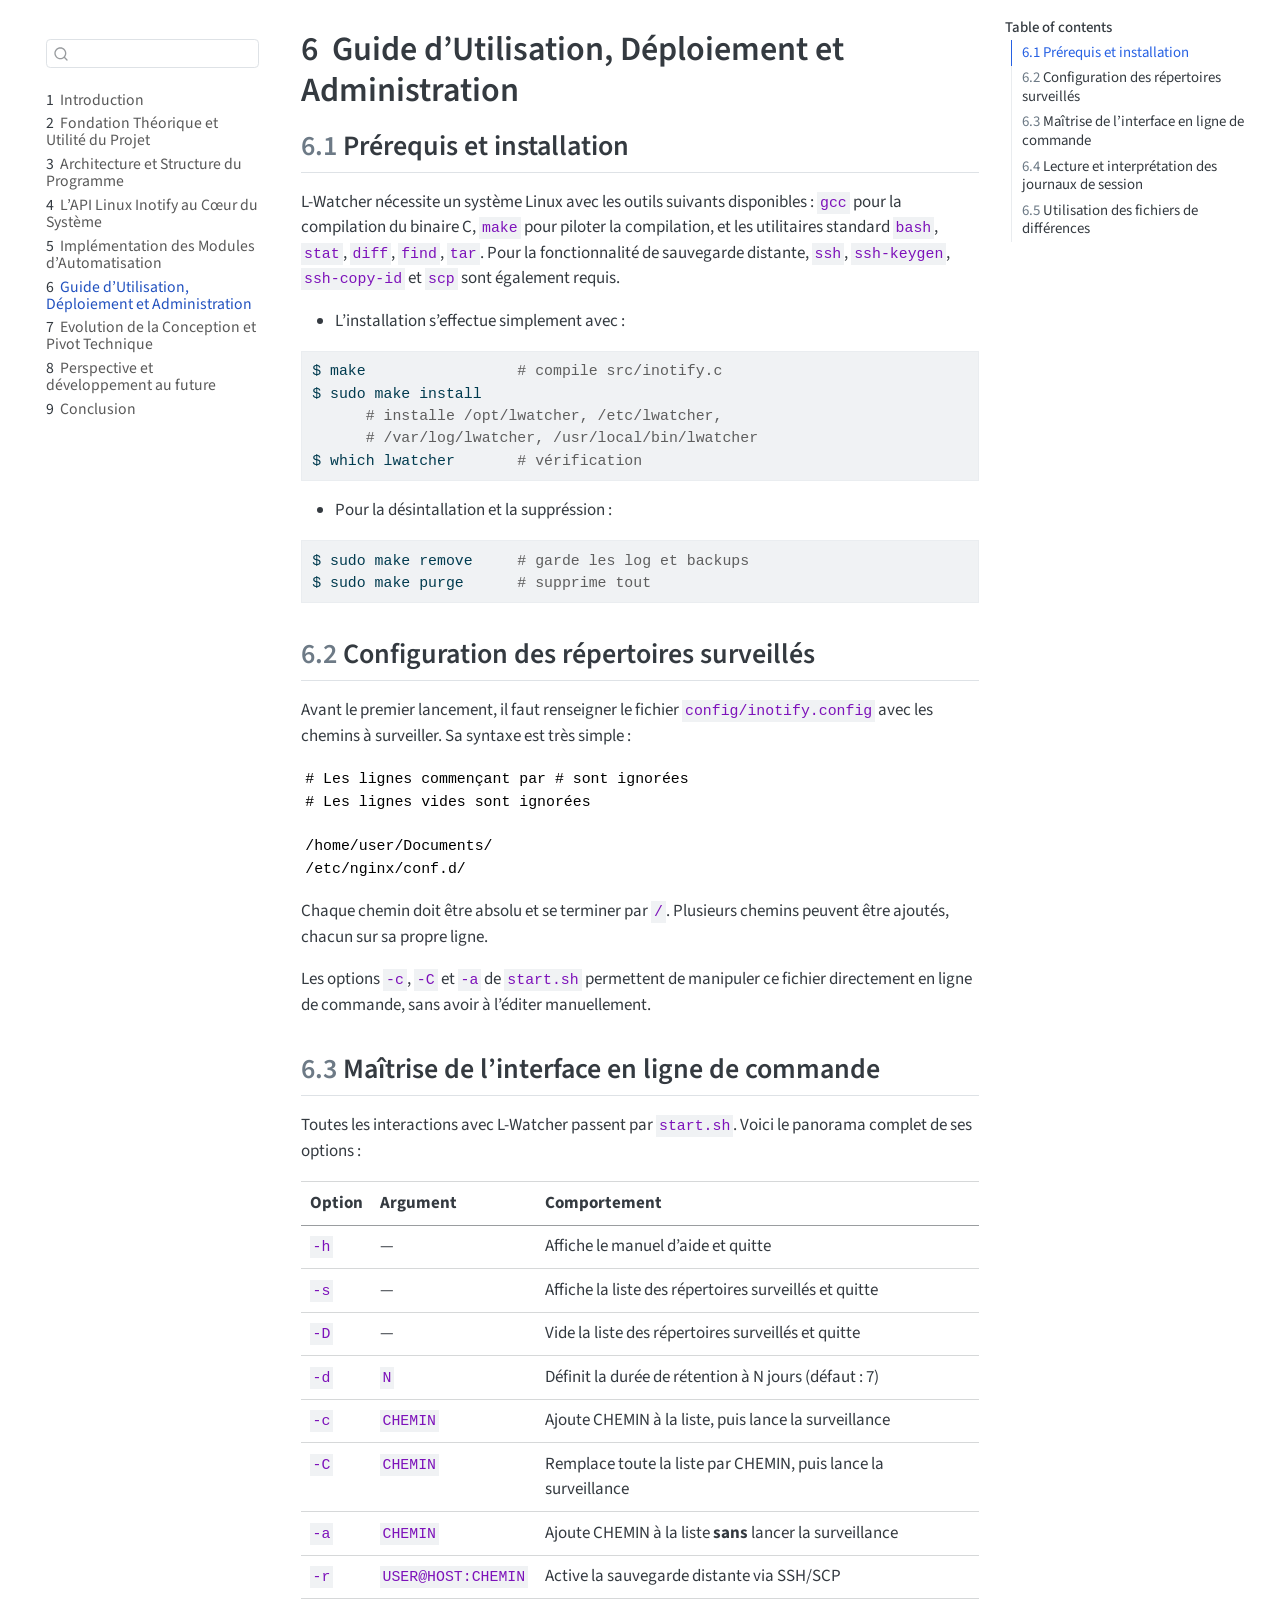
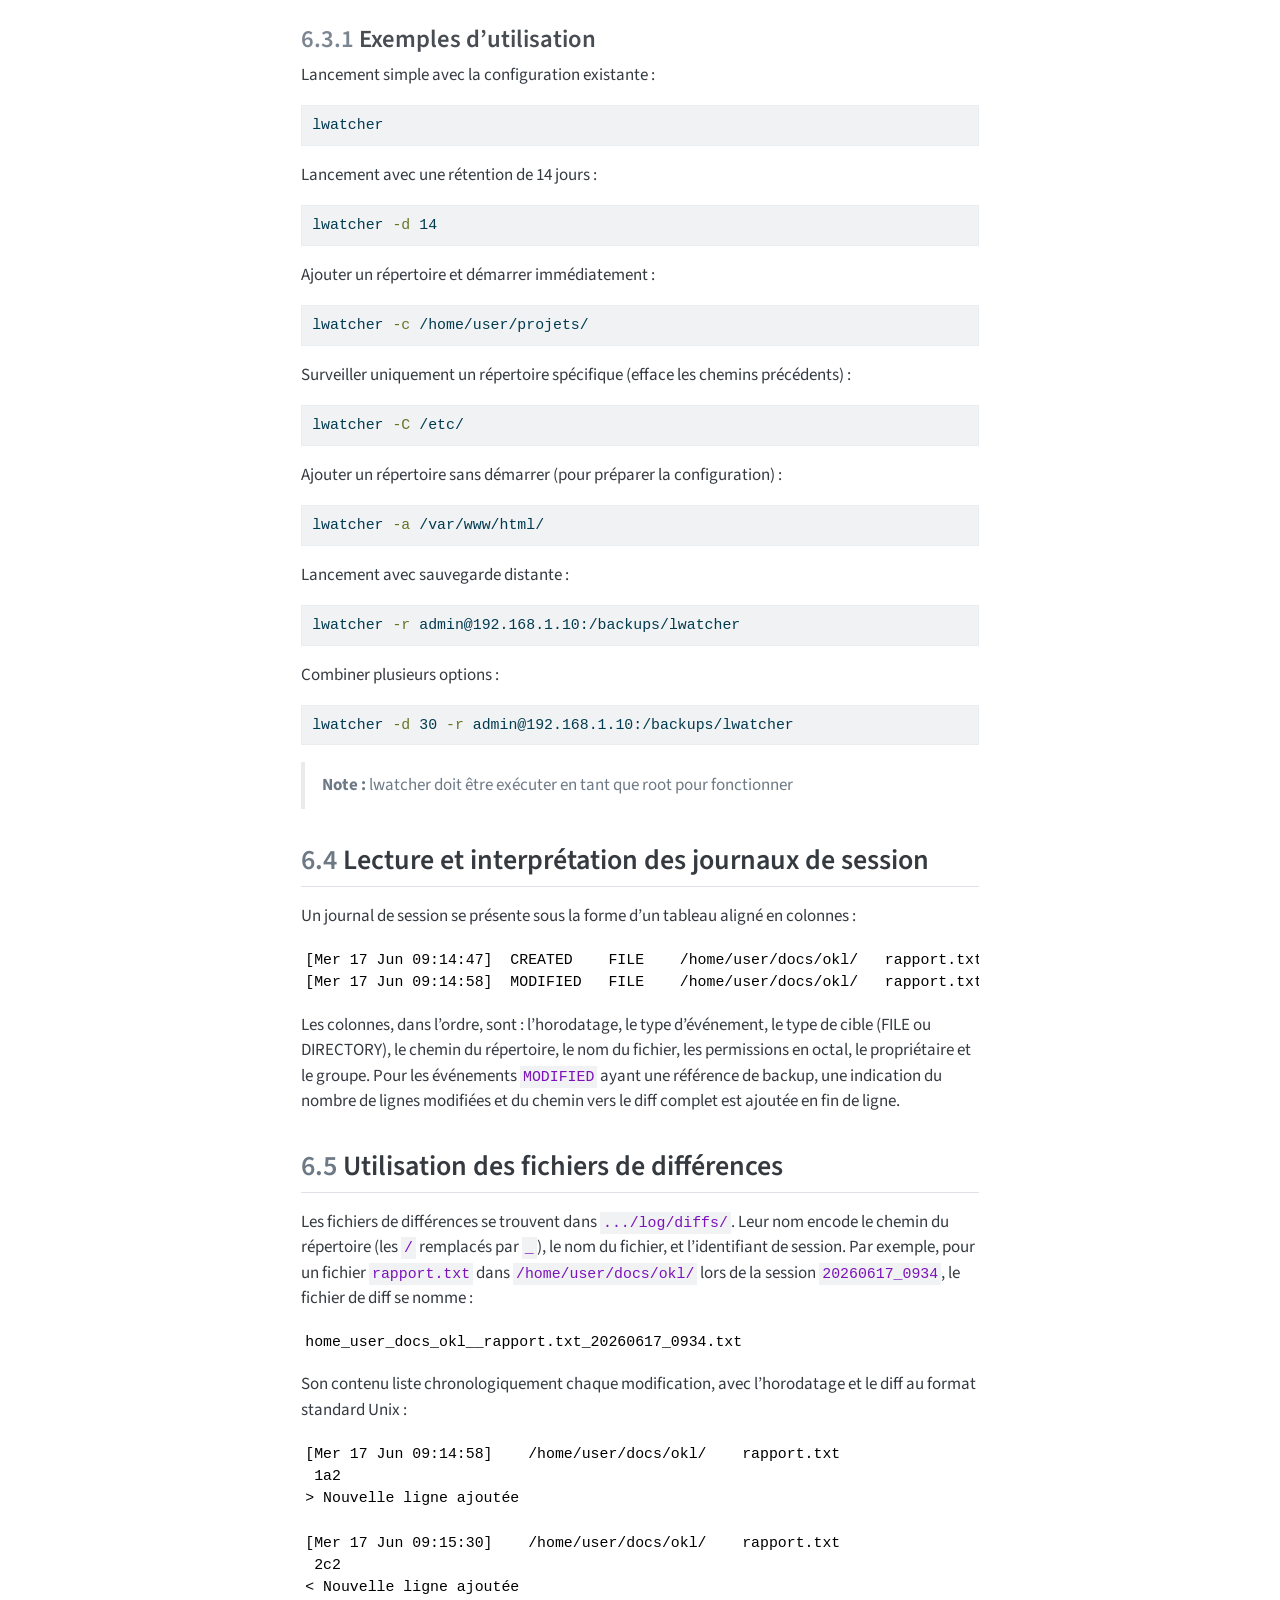
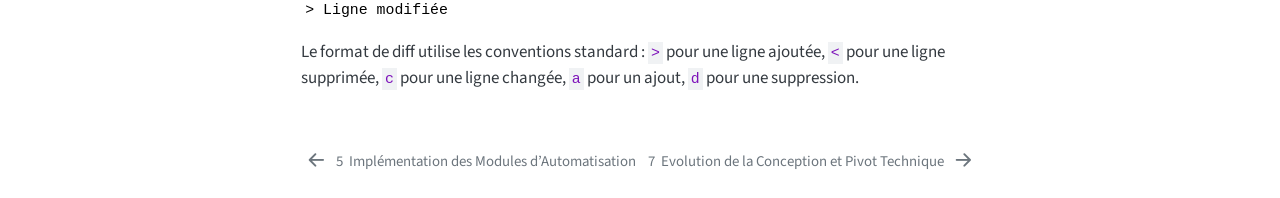
<file: chapter5.html>
<!DOCTYPE html>
<html xmlns="http://www.w3.org/1999/xhtml" lang="en" xml:lang="en"><head>

<meta charset="utf-8">
<meta name="generator" content="quarto-1.9.38">

<meta name="viewport" content="width=device-width, initial-scale=1.0, user-scalable=yes">


<title>6&nbsp; Guide d’Utilisation, Déploiement et Administration</title>
<style>
/* Default styles provided by pandoc.
** See https://pandoc.org/MANUAL.html#variables-for-html for config info.
*/
code{white-space: pre-wrap;}
span.smallcaps{font-variant: small-caps;}
div.columns{display: flex; gap: min(4vw, 1.5em);}
div.column{flex: auto; overflow-x: auto;}
div.hanging-indent{margin-left: 1.5em; text-indent: -1.5em;}
ul.task-list{list-style: none;}
ul.task-list li input[type="checkbox"] {
  width: 0.8em;
  margin: 0 0.8em 0.2em -1em; /* quarto-specific, see https://github.com/quarto-dev/quarto-cli/issues/4556 */ 
  vertical-align: middle;
}
/* CSS for syntax highlighting */
html { -webkit-text-size-adjust: 100%; }
pre > code.sourceCode { white-space: pre; position: relative; }
pre > code.sourceCode > span { display: inline-block; line-height: 1.25; }
pre > code.sourceCode > span:empty { height: 1.2em; }
.sourceCode { overflow: visible; }
code.sourceCode > span { color: inherit; text-decoration: inherit; }
div.sourceCode { margin: 1em 0; }
pre.sourceCode { margin: 0; }
@media screen {
div.sourceCode { overflow: auto; }
}
@media print {
pre > code.sourceCode { white-space: pre-wrap; }
pre > code.sourceCode > span { text-indent: -5em; padding-left: 5em; }
}
pre.numberSource code
  { counter-reset: source-line 0; }
pre.numberSource code > span
  { position: relative; left: -4em; counter-increment: source-line; }
pre.numberSource code > span > a:first-child::before
  { content: counter(source-line);
    position: relative; left: -1em; text-align: right; vertical-align: baseline;
    border: none; display: inline-block;
    -webkit-touch-callout: none; -webkit-user-select: none;
    -khtml-user-select: none; -moz-user-select: none;
    -ms-user-select: none; user-select: none;
    padding: 0 4px; width: 4em;
  }
pre.numberSource { margin-left: 3em;  padding-left: 4px; }
div.sourceCode
  {   }
@media screen {
pre > code.sourceCode > span > a:first-child::before { text-decoration: underline; }
}
</style>


<script src="site_libs/quarto-nav/quarto-nav.js"></script>
<script src="site_libs/quarto-nav/headroom.min.js"></script>
<script src="site_libs/clipboard/clipboard.min.js"></script>
<script src="site_libs/quarto-search/autocomplete.umd.js"></script>
<script src="site_libs/quarto-search/fuse.min.js"></script>
<script src="site_libs/quarto-search/quarto-search.js"></script>
<meta name="quarto:offset" content="./">
<link href="./chapter6.html" rel="next">
<link href="./chapter4.html" rel="prev">
<script src="site_libs/quarto-html/quarto.js" type="module"></script>
<script src="site_libs/quarto-html/tabsets/tabsets.js" type="module"></script>
<script src="site_libs/quarto-html/popper.min.js"></script>
<script src="site_libs/quarto-html/tippy.umd.min.js"></script>
<script src="site_libs/quarto-html/anchor.min.js"></script>
<link href="site_libs/quarto-html/tippy.css" rel="stylesheet">
<link href="site_libs/quarto-html/quarto-syntax-highlighting-15634bcf2e68342d4ad2dfa704d543f6.css" rel="stylesheet" id="quarto-text-highlighting-styles">
<script src="site_libs/bootstrap/bootstrap.min.js"></script>
<link href="site_libs/bootstrap/bootstrap-icons.css" rel="stylesheet">
<link href="site_libs/bootstrap/bootstrap-87b7f55de2e0c9887283481eb31a794c.min.css" rel="stylesheet" append-hash="true" id="quarto-bootstrap" data-mode="light">
<script id="quarto-search-options" type="application/json">{
  "location": "sidebar",
  "copy-button": false,
  "collapse-after": 3,
  "panel-placement": "start",
  "type": "textbox",
  "limit": 50,
  "keyboard-shortcut": [
    "f",
    "/",
    "s"
  ],
  "show-item-context": false,
  "language": {
    "search-no-results-text": "No results",
    "search-matching-documents-text": "matching documents",
    "search-copy-link-title": "Copy link to search",
    "search-hide-matches-text": "Hide additional matches",
    "search-more-match-text": "more match in this document",
    "search-more-matches-text": "more matches in this document",
    "search-clear-button-title": "Clear",
    "search-text-placeholder": "",
    "search-detached-cancel-button-title": "Cancel",
    "search-submit-button-title": "Submit",
    "search-label": "Search"
  }
}</script>


</head>

<body class="nav-sidebar floating quarto-light">

<div id="quarto-search-results"></div>
  <header id="quarto-header" class="headroom fixed-top">
  <nav class="quarto-secondary-nav">
    <div class="container-fluid d-flex">
      <button type="button" class="quarto-btn-toggle btn" data-bs-toggle="collapse" role="button" data-bs-target=".quarto-sidebar-collapse-item" aria-controls="quarto-sidebar" aria-expanded="false" aria-label="Toggle sidebar navigation" onclick="if (window.quartoToggleHeadroom) { window.quartoToggleHeadroom(); }">
        <i class="bi bi-layout-text-sidebar-reverse"></i>
      </button>
        <nav class="quarto-page-breadcrumbs" aria-label="breadcrumb"><ol class="breadcrumb"><li class="breadcrumb-item"><a href="./chapter5.html"><span class="chapter-number">6</span>&nbsp; <span class="chapter-title">Guide d’Utilisation, Déploiement et Administration</span></a></li></ol></nav>
        <a class="flex-grow-1" role="navigation" data-bs-toggle="collapse" data-bs-target=".quarto-sidebar-collapse-item" aria-controls="quarto-sidebar" aria-expanded="false" aria-label="Toggle sidebar navigation" onclick="if (window.quartoToggleHeadroom) { window.quartoToggleHeadroom(); }">      
        </a>
      <button type="button" class="btn quarto-search-button" aria-label="Search" onclick="window.quartoOpenSearch();">
        <i class="bi bi-search"></i>
      </button>
    </div>
  </nav>
</header>
<!-- content -->
<div id="quarto-content" class="quarto-container page-columns page-rows-contents page-layout-article">
<!-- sidebar -->
  <nav id="quarto-sidebar" class="sidebar collapse collapse-horizontal quarto-sidebar-collapse-item sidebar-navigation floating overflow-auto">
        <div class="mt-2 flex-shrink-0 align-items-center">
        <div class="sidebar-search">
        <div id="quarto-search" class="" title="Search"></div>
        </div>
        </div>
    <div class="sidebar-menu-container"> 
    <ul class="list-unstyled mt-1">
        <li class="sidebar-item">
  <div class="sidebar-item-container"> 
  <a href="./index.html" class="sidebar-item-text sidebar-link">
 <span class="menu-text"><span class="chapter-number">1</span>&nbsp; <span class="chapter-title">Introduction</span></span></a>
  </div>
</li>
        <li class="sidebar-item">
  <div class="sidebar-item-container"> 
  <a href="./chapter1.html" class="sidebar-item-text sidebar-link">
 <span class="menu-text"><span class="chapter-number">2</span>&nbsp; <span class="chapter-title">Fondation Théorique et Utilité du Projet</span></span></a>
  </div>
</li>
        <li class="sidebar-item">
  <div class="sidebar-item-container"> 
  <a href="./chapter2.html" class="sidebar-item-text sidebar-link">
 <span class="menu-text"><span class="chapter-number">3</span>&nbsp; <span class="chapter-title">Architecture et Structure du Programme</span></span></a>
  </div>
</li>
        <li class="sidebar-item">
  <div class="sidebar-item-container"> 
  <a href="./chapter3.html" class="sidebar-item-text sidebar-link">
 <span class="menu-text"><span class="chapter-number">4</span>&nbsp; <span class="chapter-title">L’API Linux Inotify au Cœur du Système</span></span></a>
  </div>
</li>
        <li class="sidebar-item">
  <div class="sidebar-item-container"> 
  <a href="./chapter4.html" class="sidebar-item-text sidebar-link">
 <span class="menu-text"><span class="chapter-number">5</span>&nbsp; <span class="chapter-title">Implémentation des Modules d’Automatisation</span></span></a>
  </div>
</li>
        <li class="sidebar-item">
  <div class="sidebar-item-container"> 
  <a href="./chapter5.html" class="sidebar-item-text sidebar-link active">
 <span class="menu-text"><span class="chapter-number">6</span>&nbsp; <span class="chapter-title">Guide d’Utilisation, Déploiement et Administration</span></span></a>
  </div>
</li>
        <li class="sidebar-item">
  <div class="sidebar-item-container"> 
  <a href="./chapter6.html" class="sidebar-item-text sidebar-link">
 <span class="menu-text"><span class="chapter-number">7</span>&nbsp; <span class="chapter-title">Evolution de la Conception et Pivot Technique</span></span></a>
  </div>
</li>
        <li class="sidebar-item">
  <div class="sidebar-item-container"> 
  <a href="./chapter7.html" class="sidebar-item-text sidebar-link">
 <span class="menu-text"><span class="chapter-number">8</span>&nbsp; <span class="chapter-title">Perspective et développement au future</span></span></a>
  </div>
</li>
        <li class="sidebar-item">
  <div class="sidebar-item-container"> 
  <a href="./summary.html" class="sidebar-item-text sidebar-link">
 <span class="menu-text"><span class="chapter-number">9</span>&nbsp; <span class="chapter-title">Conclusion</span></span></a>
  </div>
</li>
    </ul>
    </div>
</nav>
<div id="quarto-sidebar-glass" class="quarto-sidebar-collapse-item" data-bs-toggle="collapse" data-bs-target=".quarto-sidebar-collapse-item"></div>
<!-- margin-sidebar -->
    <div id="quarto-margin-sidebar" class="sidebar margin-sidebar">
        <nav id="TOC" role="doc-toc" class="toc-active">
    <h2 id="toc-title">Table of contents</h2>
   
  <ul>
  <li><a href="#prérequis-et-installation" id="toc-prérequis-et-installation" class="nav-link active" data-scroll-target="#prérequis-et-installation"><span class="header-section-number">6.1</span> Prérequis et installation</a></li>
  <li><a href="#configuration-des-répertoires-surveillés" id="toc-configuration-des-répertoires-surveillés" class="nav-link" data-scroll-target="#configuration-des-répertoires-surveillés"><span class="header-section-number">6.2</span> Configuration des répertoires surveillés</a></li>
  <li><a href="#maîtrise-de-linterface-en-ligne-de-commande" id="toc-maîtrise-de-linterface-en-ligne-de-commande" class="nav-link" data-scroll-target="#maîtrise-de-linterface-en-ligne-de-commande"><span class="header-section-number">6.3</span> Maîtrise de l’interface en ligne de commande</a>
  <ul class="collapse">
  <li><a href="#exemples-dutilisation" id="toc-exemples-dutilisation" class="nav-link" data-scroll-target="#exemples-dutilisation"><span class="header-section-number">6.3.1</span> Exemples d’utilisation</a></li>
  </ul></li>
  <li><a href="#lecture-et-interprétation-des-journaux-de-session" id="toc-lecture-et-interprétation-des-journaux-de-session" class="nav-link" data-scroll-target="#lecture-et-interprétation-des-journaux-de-session"><span class="header-section-number">6.4</span> Lecture et interprétation des journaux de session</a></li>
  <li><a href="#utilisation-des-fichiers-de-différences" id="toc-utilisation-des-fichiers-de-différences" class="nav-link" data-scroll-target="#utilisation-des-fichiers-de-différences"><span class="header-section-number">6.5</span> Utilisation des fichiers de différences</a></li>
  </ul>
</nav>
    </div>
<!-- main -->
<main class="content" id="quarto-document-content">

<header id="title-block-header" class="quarto-title-block default">
<div class="quarto-title">
<h1 class="title"><span class="chapter-number">6</span>&nbsp; <span class="chapter-title">Guide d’Utilisation, Déploiement et Administration</span></h1>
</div>



<div class="quarto-title-meta">

    
  
    
  </div>
  


</header>


<section id="prérequis-et-installation" class="level2" data-number="6.1">
<h2 data-number="6.1" class="anchored" data-anchor-id="prérequis-et-installation"><span class="header-section-number">6.1</span> Prérequis et installation</h2>
<p>L-Watcher nécessite un système Linux avec les outils suivants disponibles : <code>gcc</code> pour la compilation du binaire C, <code>make</code> pour piloter la compilation, et les utilitaires standard <code>bash</code>, <code>stat</code>, <code>diff</code>, <code>find</code>, <code>tar</code>. Pour la fonctionnalité de sauvegarde distante, <code>ssh</code>, <code>ssh-keygen</code>, <code>ssh-copy-id</code> et <code>scp</code> sont également requis.</p>
<ul>
<li>L’installation s’effectue simplement avec :</li>
</ul>
<div class="code-copy-outer-scaffold"><div class="sourceCode" id="cb1"><pre class="sourceCode bash code-with-copy"><code class="sourceCode bash"><span id="cb1-1"><a href="#cb1-1" aria-hidden="true" tabindex="-1"></a><span class="ex">$</span> make                 <span class="co"># compile src/inotify.c</span></span>
<span id="cb1-2"><a href="#cb1-2" aria-hidden="true" tabindex="-1"></a><span class="ex">$</span> sudo make install</span>
<span id="cb1-3"><a href="#cb1-3" aria-hidden="true" tabindex="-1"></a>      <span class="co"># installe /opt/lwatcher, /etc/lwatcher,</span></span>
<span id="cb1-4"><a href="#cb1-4" aria-hidden="true" tabindex="-1"></a>      <span class="co"># /var/log/lwatcher, /usr/local/bin/lwatcher</span></span>
<span id="cb1-5"><a href="#cb1-5" aria-hidden="true" tabindex="-1"></a><span class="ex">$</span> which lwatcher       <span class="co"># vérification</span></span></code></pre></div><button title="Copy to Clipboard" class="code-copy-button"><i class="bi"></i></button></div>
<ul>
<li>Pour la désintallation et la suppréssion :</li>
</ul>
<div class="code-copy-outer-scaffold"><div class="sourceCode" id="cb2"><pre class="sourceCode bash code-with-copy"><code class="sourceCode bash"><span id="cb2-1"><a href="#cb2-1" aria-hidden="true" tabindex="-1"></a><span class="ex">$</span> sudo make remove     <span class="co"># garde les log et backups</span></span>
<span id="cb2-2"><a href="#cb2-2" aria-hidden="true" tabindex="-1"></a><span class="ex">$</span> sudo make purge      <span class="co"># supprime tout</span></span></code></pre></div><button title="Copy to Clipboard" class="code-copy-button"><i class="bi"></i></button></div>
</section>
<section id="configuration-des-répertoires-surveillés" class="level2" data-number="6.2">
<h2 data-number="6.2" class="anchored" data-anchor-id="configuration-des-répertoires-surveillés"><span class="header-section-number">6.2</span> Configuration des répertoires surveillés</h2>
<p>Avant le premier lancement, il faut renseigner le fichier <code>config/inotify.config</code> avec les chemins à surveiller. Sa syntaxe est très simple :</p>
<pre><code># Les lignes commençant par # sont ignorées
# Les lignes vides sont ignorées

/home/user/Documents/
/etc/nginx/conf.d/</code></pre>
<p>Chaque chemin doit être absolu et se terminer par <code>/</code>. Plusieurs chemins peuvent être ajoutés, chacun sur sa propre ligne.</p>
<p>Les options <code>-c</code>, <code>-C</code> et <code>-a</code> de <code>start.sh</code> permettent de manipuler ce fichier directement en ligne de commande, sans avoir à l’éditer manuellement.</p>
</section>
<section id="maîtrise-de-linterface-en-ligne-de-commande" class="level2" data-number="6.3">
<h2 data-number="6.3" class="anchored" data-anchor-id="maîtrise-de-linterface-en-ligne-de-commande"><span class="header-section-number">6.3</span> Maîtrise de l’interface en ligne de commande</h2>
<p>Toutes les interactions avec L-Watcher passent par <code>start.sh</code>. Voici le panorama complet de ses options :</p>
<table class="caption-top table">
<colgroup>
<col style="width: 6%">
<col style="width: 20%">
<col style="width: 72%">
</colgroup>
<thead>
<tr class="header">
<th>Option</th>
<th>Argument</th>
<th>Comportement</th>
</tr>
</thead>
<tbody>
<tr class="odd">
<td><code>-h</code></td>
<td>—</td>
<td>Affiche le manuel d’aide et quitte</td>
</tr>
<tr class="even">
<td><code>-s</code></td>
<td>—</td>
<td>Affiche la liste des répertoires surveillés et quitte</td>
</tr>
<tr class="odd">
<td><code>-D</code></td>
<td>—</td>
<td>Vide la liste des répertoires surveillés et quitte</td>
</tr>
<tr class="even">
<td><code>-d</code></td>
<td><code>N</code></td>
<td>Définit la durée de rétention à N jours (défaut : 7)</td>
</tr>
<tr class="odd">
<td><code>-c</code></td>
<td><code>CHEMIN</code></td>
<td>Ajoute CHEMIN à la liste, puis lance la surveillance</td>
</tr>
<tr class="even">
<td><code>-C</code></td>
<td><code>CHEMIN</code></td>
<td>Remplace toute la liste par CHEMIN, puis lance la surveillance</td>
</tr>
<tr class="odd">
<td><code>-a</code></td>
<td><code>CHEMIN</code></td>
<td>Ajoute CHEMIN à la liste <strong>sans</strong> lancer la surveillance</td>
</tr>
<tr class="even">
<td><code>-r</code></td>
<td><code>USER@HOST:CHEMIN</code></td>
<td>Active la sauvegarde distante via SSH/SCP</td>
</tr>
</tbody>
</table>
<section id="exemples-dutilisation" class="level3" data-number="6.3.1">
<h3 data-number="6.3.1" class="anchored" data-anchor-id="exemples-dutilisation"><span class="header-section-number">6.3.1</span> Exemples d’utilisation</h3>
<p>Lancement simple avec la configuration existante :</p>
<div class="code-copy-outer-scaffold"><div class="sourceCode" id="cb4"><pre class="sourceCode bash code-with-copy"><code class="sourceCode bash"><span id="cb4-1"><a href="#cb4-1" aria-hidden="true" tabindex="-1"></a><span class="ex">lwatcher</span></span></code></pre></div><button title="Copy to Clipboard" class="code-copy-button"><i class="bi"></i></button></div>
<p>Lancement avec une rétention de 14 jours :</p>
<div class="code-copy-outer-scaffold"><div class="sourceCode" id="cb5"><pre class="sourceCode bash code-with-copy"><code class="sourceCode bash"><span id="cb5-1"><a href="#cb5-1" aria-hidden="true" tabindex="-1"></a><span class="ex">lwatcher</span> <span class="at">-d</span> 14</span></code></pre></div><button title="Copy to Clipboard" class="code-copy-button"><i class="bi"></i></button></div>
<p>Ajouter un répertoire et démarrer immédiatement :</p>
<div class="code-copy-outer-scaffold"><div class="sourceCode" id="cb6"><pre class="sourceCode bash code-with-copy"><code class="sourceCode bash"><span id="cb6-1"><a href="#cb6-1" aria-hidden="true" tabindex="-1"></a><span class="ex">lwatcher</span> <span class="at">-c</span> /home/user/projets/</span></code></pre></div><button title="Copy to Clipboard" class="code-copy-button"><i class="bi"></i></button></div>
<p>Surveiller uniquement un répertoire spécifique (efface les chemins précédents) :</p>
<div class="code-copy-outer-scaffold"><div class="sourceCode" id="cb7"><pre class="sourceCode bash code-with-copy"><code class="sourceCode bash"><span id="cb7-1"><a href="#cb7-1" aria-hidden="true" tabindex="-1"></a><span class="ex">lwatcher</span> <span class="at">-C</span> /etc/</span></code></pre></div><button title="Copy to Clipboard" class="code-copy-button"><i class="bi"></i></button></div>
<p>Ajouter un répertoire sans démarrer (pour préparer la configuration) :</p>
<div class="code-copy-outer-scaffold"><div class="sourceCode" id="cb8"><pre class="sourceCode bash code-with-copy"><code class="sourceCode bash"><span id="cb8-1"><a href="#cb8-1" aria-hidden="true" tabindex="-1"></a><span class="ex">lwatcher</span> <span class="at">-a</span> /var/www/html/</span></code></pre></div><button title="Copy to Clipboard" class="code-copy-button"><i class="bi"></i></button></div>
<p>Lancement avec sauvegarde distante :</p>
<div class="code-copy-outer-scaffold"><div class="sourceCode" id="cb9"><pre class="sourceCode bash code-with-copy"><code class="sourceCode bash"><span id="cb9-1"><a href="#cb9-1" aria-hidden="true" tabindex="-1"></a><span class="ex">lwatcher</span> <span class="at">-r</span> admin@192.168.1.10:/backups/lwatcher</span></code></pre></div><button title="Copy to Clipboard" class="code-copy-button"><i class="bi"></i></button></div>
<p>Combiner plusieurs options :</p>
<div class="code-copy-outer-scaffold"><div class="sourceCode" id="cb10"><pre class="sourceCode bash code-with-copy"><code class="sourceCode bash"><span id="cb10-1"><a href="#cb10-1" aria-hidden="true" tabindex="-1"></a><span class="ex">lwatcher</span> <span class="at">-d</span> 30 <span class="at">-r</span> admin@192.168.1.10:/backups/lwatcher</span></code></pre></div><button title="Copy to Clipboard" class="code-copy-button"><i class="bi"></i></button></div>
<blockquote class="blockquote">
<p><strong>Note :</strong> lwatcher doit être exécuter en tant que root pour fonctionner</p>
</blockquote>
</section>
</section>
<section id="lecture-et-interprétation-des-journaux-de-session" class="level2" data-number="6.4">
<h2 data-number="6.4" class="anchored" data-anchor-id="lecture-et-interprétation-des-journaux-de-session"><span class="header-section-number">6.4</span> Lecture et interprétation des journaux de session</h2>
<p>Un journal de session se présente sous la forme d’un tableau aligné en colonnes :</p>
<pre><code>[Mer 17 Jun 09:14:47]  CREATED    FILE    /home/user/docs/okl/   rapport.txt  644  user  user
[Mer 17 Jun 09:14:58]  MODIFIED   FILE    /home/user/docs/okl/   rapport.txt  644  user  user  [2 lines changed -&gt; /home/user/docs/okl/rapport.txt]</code></pre>
<p>Les colonnes, dans l’ordre, sont : l’horodatage, le type d’événement, le type de cible (FILE ou DIRECTORY), le chemin du répertoire, le nom du fichier, les permissions en octal, le propriétaire et le groupe. Pour les événements <code>MODIFIED</code> ayant une référence de backup, une indication du nombre de lignes modifiées et du chemin vers le diff complet est ajoutée en fin de ligne.</p>
</section>
<section id="utilisation-des-fichiers-de-différences" class="level2" data-number="6.5">
<h2 data-number="6.5" class="anchored" data-anchor-id="utilisation-des-fichiers-de-différences"><span class="header-section-number">6.5</span> Utilisation des fichiers de différences</h2>
<p>Les fichiers de différences se trouvent dans <code>.../log/diffs/</code>. Leur nom encode le chemin du répertoire (les <code>/</code> remplacés par <code>_</code>), le nom du fichier, et l’identifiant de session. Par exemple, pour un fichier <code>rapport.txt</code> dans <code>/home/user/docs/okl/</code> lors de la session <code>20260617_0934</code>, le fichier de diff se nomme :</p>
<pre><code>home_user_docs_okl__rapport.txt_20260617_0934.txt</code></pre>
<p>Son contenu liste chronologiquement chaque modification, avec l’horodatage et le diff au format standard Unix :</p>
<pre><code>[Mer 17 Jun 09:14:58]    /home/user/docs/okl/    rapport.txt
 1a2
&gt; Nouvelle ligne ajoutée

[Mer 17 Jun 09:15:30]    /home/user/docs/okl/    rapport.txt
 2c2
&lt; Nouvelle ligne ajoutée
&gt; Ligne modifiée</code></pre>
<p>Le format de diff utilise les conventions standard : <code>&gt;</code> pour une ligne ajoutée, <code>&lt;</code> pour une ligne supprimée, <code>c</code> pour une ligne changée, <code>a</code> pour un ajout, <code>d</code> pour une suppression.</p>


</section>

</main> <!-- /main -->
<script id="quarto-html-after-body" type="application/javascript">
  window.document.addEventListener("DOMContentLoaded", function (event) {
    const icon = "";
    const anchorJS = new window.AnchorJS();
    anchorJS.options = {
      placement: 'right',
      icon: icon
    };
    anchorJS.add('.anchored');
    const isCodeAnnotation = (el) => {
      for (const clz of el.classList) {
        if (clz.startsWith('code-annotation-')) {                     
          return true;
        }
      }
      return false;
    }
    const onCopySuccess = function(e) {
      // button target
      const button = e.trigger;
      // don't keep focus
      button.blur();
      // flash "checked"
      button.classList.add('code-copy-button-checked');
      var currentTitle = button.getAttribute("title");
      button.setAttribute("title", "Copied!");
      let tooltip;
      if (window.bootstrap) {
        button.setAttribute("data-bs-toggle", "tooltip");
        button.setAttribute("data-bs-placement", "left");
        button.setAttribute("data-bs-title", "Copied!");
        tooltip = new bootstrap.Tooltip(button, 
          { trigger: "manual", 
            customClass: "code-copy-button-tooltip",
            offset: [0, -8]});
        tooltip.show();    
      }
      setTimeout(function() {
        if (tooltip) {
          tooltip.hide();
          button.removeAttribute("data-bs-title");
          button.removeAttribute("data-bs-toggle");
          button.removeAttribute("data-bs-placement");
        }
        button.setAttribute("title", currentTitle);
        button.classList.remove('code-copy-button-checked');
      }, 1000);
      // clear code selection
      e.clearSelection();
    }
    const getTextToCopy = function(trigger) {
      const outerScaffold = trigger.parentElement.cloneNode(true);
      const codeEl = outerScaffold.querySelector('code');
      for (const childEl of codeEl.children) {
        if (isCodeAnnotation(childEl)) {
          childEl.remove();
        }
      }
      return codeEl.innerText;
    }
    const clipboard = new window.ClipboardJS('.code-copy-button:not([data-in-quarto-modal])', {
      text: getTextToCopy
    });
    clipboard.on('success', onCopySuccess);
    if (window.document.getElementById('quarto-embedded-source-code-modal')) {
      const clipboardModal = new window.ClipboardJS('.code-copy-button[data-in-quarto-modal]', {
        text: getTextToCopy,
        container: window.document.getElementById('quarto-embedded-source-code-modal')
      });
      clipboardModal.on('success', onCopySuccess);
    }
      var localhostRegex = new RegExp(/^(?:http|https):\/\/localhost\:?[0-9]*\//);
      var mailtoRegex = new RegExp(/^mailto:/);
        var filterRegex = new RegExp('/' + window.location.host + '/');
      var isInternal = (href) => {
          return filterRegex.test(href) || localhostRegex.test(href) || mailtoRegex.test(href);
      }
      // Inspect non-navigation links and adorn them if external
     var links = window.document.querySelectorAll('a[href]:not(.nav-link):not(.navbar-brand):not(.toc-action):not(.sidebar-link):not(.sidebar-item-toggle):not(.pagination-link):not(.no-external):not([aria-hidden]):not(.dropdown-item):not(.quarto-navigation-tool):not(.about-link)');
      for (var i=0; i<links.length; i++) {
        const link = links[i];
        if (!isInternal(link.href)) {
          // undo the damage that might have been done by quarto-nav.js in the case of
          // links that we want to consider external
          if (link.dataset.originalHref !== undefined) {
            link.href = link.dataset.originalHref;
          }
        }
      }
    function tippyHover(el, contentFn, onTriggerFn, onUntriggerFn) {
      const config = {
        allowHTML: true,
        maxWidth: 500,
        delay: 100,
        arrow: false,
        appendTo: function(el) {
            return el.parentElement;
        },
        interactive: true,
        interactiveBorder: 10,
        theme: 'quarto',
        placement: 'bottom-start',
      };
      if (contentFn) {
        config.content = contentFn;
      }
      if (onTriggerFn) {
        config.onTrigger = onTriggerFn;
      }
      if (onUntriggerFn) {
        config.onUntrigger = onUntriggerFn;
      }
      window.tippy(el, config); 
    }
    const noterefs = window.document.querySelectorAll('a[role="doc-noteref"]');
    for (var i=0; i<noterefs.length; i++) {
      const ref = noterefs[i];
      tippyHover(ref, function() {
        // use id or data attribute instead here
        let href = ref.getAttribute('data-footnote-href') || ref.getAttribute('href');
        try { href = new URL(href).hash; } catch {}
        const id = href.replace(/^#\/?/, "");
        const note = window.document.getElementById(id);
        if (note) {
          return note.innerHTML;
        } else {
          return "";
        }
      });
    }
    const xrefs = window.document.querySelectorAll('a.quarto-xref');
    const processXRef = (id, note) => {
      // Strip column container classes
      const stripColumnClz = (el) => {
        el.classList.remove("page-full", "page-columns");
        if (el.children) {
          for (const child of el.children) {
            stripColumnClz(child);
          }
        }
      }
      stripColumnClz(note)
      if (id === null || id.startsWith('sec-')) {
        // Special case sections, only their first couple elements
        const container = document.createElement("div");
        if (note.children && note.children.length > 2) {
          container.appendChild(note.children[0].cloneNode(true));
          for (let i = 1; i < note.children.length; i++) {
            const child = note.children[i];
            if (child.tagName === "P" && child.innerText === "") {
              continue;
            } else {
              container.appendChild(child.cloneNode(true));
              break;
            }
          }
          if (window.Quarto?.typesetMath) {
            window.Quarto.typesetMath(container);
          }
          return container.innerHTML
        } else {
          if (window.Quarto?.typesetMath) {
            window.Quarto.typesetMath(note);
          }
          return note.innerHTML;
        }
      } else {
        // Remove any anchor links if they are present
        const anchorLink = note.querySelector('a.anchorjs-link');
        if (anchorLink) {
          anchorLink.remove();
        }
        if (window.Quarto?.typesetMath) {
          window.Quarto.typesetMath(note);
        }
        if (note.classList.contains("callout")) {
          return note.outerHTML;
        } else {
          return note.innerHTML;
        }
      }
    }
    for (var i=0; i<xrefs.length; i++) {
      const xref = xrefs[i];
      tippyHover(xref, undefined, function(instance) {
        instance.disable();
        let url = xref.getAttribute('href');
        let hash = undefined; 
        if (url.startsWith('#')) {
          hash = url;
        } else {
          try { hash = new URL(url).hash; } catch {}
        }
        if (hash) {
          const id = hash.replace(/^#\/?/, "");
          const note = window.document.getElementById(id);
          if (note !== null) {
            try {
              const html = processXRef(id, note.cloneNode(true));
              instance.setContent(html);
            } finally {
              instance.enable();
              instance.show();
            }
          } else {
            // See if we can fetch this
            fetch(url.split('#')[0])
            .then(res => res.text())
            .then(html => {
              const parser = new DOMParser();
              const htmlDoc = parser.parseFromString(html, "text/html");
              const note = htmlDoc.getElementById(id);
              if (note !== null) {
                const html = processXRef(id, note);
                instance.setContent(html);
              } 
            }).finally(() => {
              instance.enable();
              instance.show();
            });
          }
        } else {
          // See if we can fetch a full url (with no hash to target)
          // This is a special case and we should probably do some content thinning / targeting
          fetch(url)
          .then(res => res.text())
          .then(html => {
            const parser = new DOMParser();
            const htmlDoc = parser.parseFromString(html, "text/html");
            const note = htmlDoc.querySelector('main.content');
            if (note !== null) {
              // This should only happen for chapter cross references
              // (since there is no id in the URL)
              // remove the first header
              if (note.children.length > 0 && note.children[0].tagName === "HEADER") {
                note.children[0].remove();
              }
              const html = processXRef(null, note);
              instance.setContent(html);
            } 
          }).finally(() => {
            instance.enable();
            instance.show();
          });
        }
      }, function(instance) {
      });
    }
        let selectedAnnoteEl;
        const selectorForAnnotation = ( cell, annotation) => {
          let cellAttr = 'data-code-cell="' + cell + '"';
          let lineAttr = 'data-code-annotation="' +  annotation + '"';
          const selector = 'span[' + cellAttr + '][' + lineAttr + ']';
          return selector;
        }
        const selectCodeLines = (annoteEl) => {
          const doc = window.document;
          const targetCell = annoteEl.getAttribute("data-target-cell");
          const targetAnnotation = annoteEl.getAttribute("data-target-annotation");
          const annoteSpan = window.document.querySelector(selectorForAnnotation(targetCell, targetAnnotation));
          const lines = annoteSpan.getAttribute("data-code-lines").split(",");
          const lineIds = lines.map((line) => {
            return targetCell + "-" + line;
          })
          let top = null;
          let height = null;
          let parent = null;
          if (lineIds.length > 0) {
              //compute the position of the single el (top and bottom and make a div)
              const el = window.document.getElementById(lineIds[0]);
              top = el.offsetTop;
              height = el.offsetHeight;
              parent = el.parentElement.parentElement;
            if (lineIds.length > 1) {
              const lastEl = window.document.getElementById(lineIds[lineIds.length - 1]);
              const bottom = lastEl.offsetTop + lastEl.offsetHeight;
              height = bottom - top;
            }
            if (top !== null && height !== null && parent !== null) {
              // cook up a div (if necessary) and position it 
              let div = window.document.getElementById("code-annotation-line-highlight");
              if (div === null) {
                div = window.document.createElement("div");
                div.setAttribute("id", "code-annotation-line-highlight");
                div.style.position = 'absolute';
                parent.appendChild(div);
              }
              div.style.top = top - 2 + "px";
              div.style.height = height + 4 + "px";
              div.style.left = 0;
              let gutterDiv = window.document.getElementById("code-annotation-line-highlight-gutter");
              if (gutterDiv === null) {
                gutterDiv = window.document.createElement("div");
                gutterDiv.setAttribute("id", "code-annotation-line-highlight-gutter");
                gutterDiv.style.position = 'absolute';
                const codeCell = window.document.getElementById(targetCell);
                const gutter = codeCell.querySelector('.code-annotation-gutter');
                gutter.appendChild(gutterDiv);
              }
              gutterDiv.style.top = top - 2 + "px";
              gutterDiv.style.height = height + 4 + "px";
            }
            selectedAnnoteEl = annoteEl;
          }
        };
        const unselectCodeLines = () => {
          const elementsIds = ["code-annotation-line-highlight", "code-annotation-line-highlight-gutter"];
          elementsIds.forEach((elId) => {
            const div = window.document.getElementById(elId);
            if (div) {
              div.remove();
            }
          });
          selectedAnnoteEl = undefined;
        };
          // Handle positioning of the toggle
      window.addEventListener(
        "resize",
        throttle(() => {
          elRect = undefined;
          if (selectedAnnoteEl) {
            selectCodeLines(selectedAnnoteEl);
          }
        }, 10)
      );
      function throttle(fn, ms) {
      let throttle = false;
      let timer;
        return (...args) => {
          if(!throttle) { // first call gets through
              fn.apply(this, args);
              throttle = true;
          } else { // all the others get throttled
              if(timer) clearTimeout(timer); // cancel #2
              timer = setTimeout(() => {
                fn.apply(this, args);
                timer = throttle = false;
              }, ms);
          }
        };
      }
        // Attach click handler to the DT
        const annoteDls = window.document.querySelectorAll('dt[data-target-cell]');
        for (const annoteDlNode of annoteDls) {
          annoteDlNode.addEventListener('click', (event) => {
            const clickedEl = event.target;
            if (clickedEl !== selectedAnnoteEl) {
              unselectCodeLines();
              const activeEl = window.document.querySelector('dt[data-target-cell].code-annotation-active');
              if (activeEl) {
                activeEl.classList.remove('code-annotation-active');
              }
              selectCodeLines(clickedEl);
              clickedEl.classList.add('code-annotation-active');
            } else {
              // Unselect the line
              unselectCodeLines();
              clickedEl.classList.remove('code-annotation-active');
            }
          });
        }
    const findCites = (el) => {
      const parentEl = el.parentElement;
      if (parentEl) {
        const cites = parentEl.dataset.cites;
        if (cites) {
          return {
            el,
            cites: cites.split(' ')
          };
        } else {
          return findCites(el.parentElement)
        }
      } else {
        return undefined;
      }
    };
    var bibliorefs = window.document.querySelectorAll('a[role="doc-biblioref"]');
    for (var i=0; i<bibliorefs.length; i++) {
      const ref = bibliorefs[i];
      const citeInfo = findCites(ref);
      if (citeInfo) {
        tippyHover(citeInfo.el, function() {
          var popup = window.document.createElement('div');
          citeInfo.cites.forEach(function(cite) {
            var citeDiv = window.document.createElement('div');
            citeDiv.classList.add('hanging-indent');
            citeDiv.classList.add('csl-entry');
            var biblioDiv = window.document.getElementById('ref-' + cite);
            if (biblioDiv) {
              citeDiv.innerHTML = biblioDiv.innerHTML;
            }
            popup.appendChild(citeDiv);
          });
          return popup.innerHTML;
        });
      }
    }
  });
  </script>
<nav class="page-navigation">
  <div class="nav-page nav-page-previous">
      <a href="./chapter4.html" class="pagination-link" aria-label="Implémentation des Modules d'Automatisation">
        <i class="bi bi-arrow-left-short"></i> <span class="nav-page-text"><span class="chapter-number">5</span>&nbsp; <span class="chapter-title">Implémentation des Modules d’Automatisation</span></span>
      </a>          
  </div>
  <div class="nav-page nav-page-next">
      <a href="./chapter6.html" class="pagination-link" aria-label="Evolution de la Conception et Pivot Technique">
        <span class="nav-page-text"><span class="chapter-number">7</span>&nbsp; <span class="chapter-title">Evolution de la Conception et Pivot Technique</span></span> <i class="bi bi-arrow-right-short"></i>
      </a>
  </div>
</nav>
</div> <!-- /content -->




</body></html>
</file>
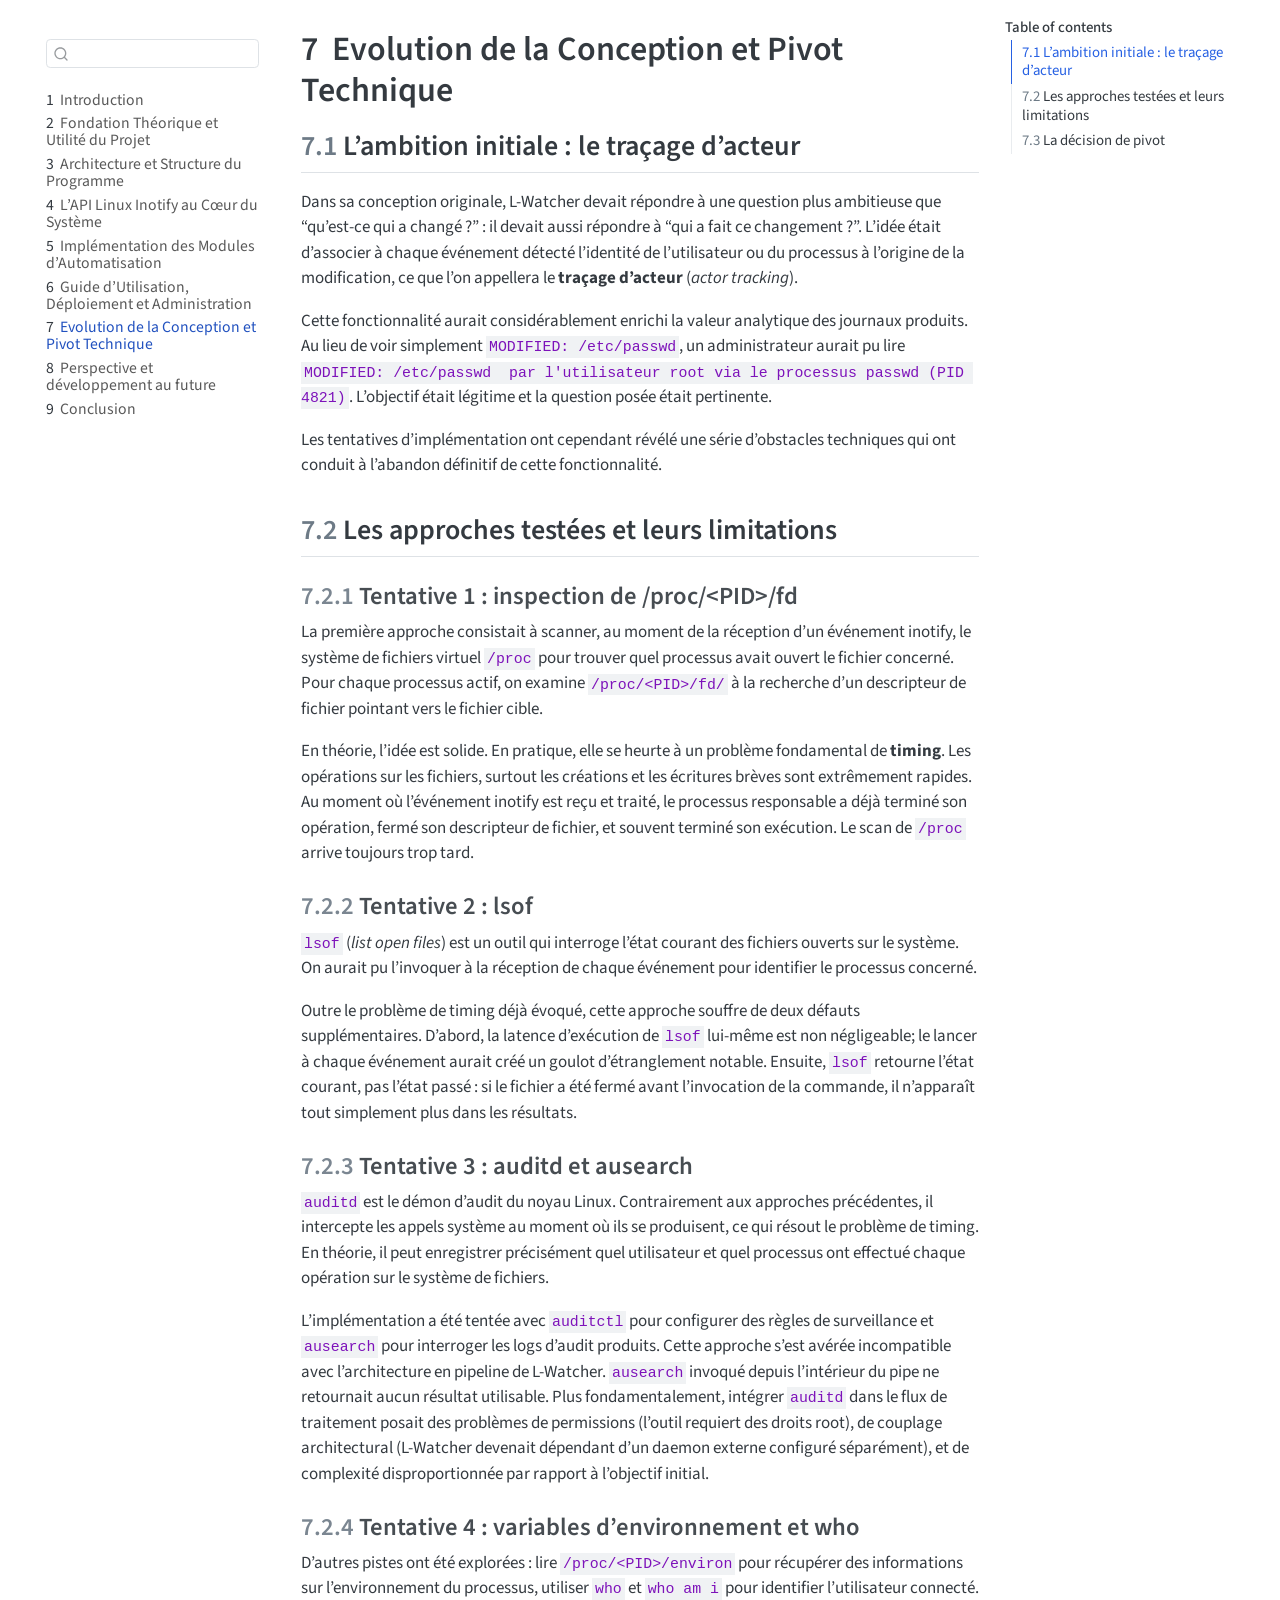
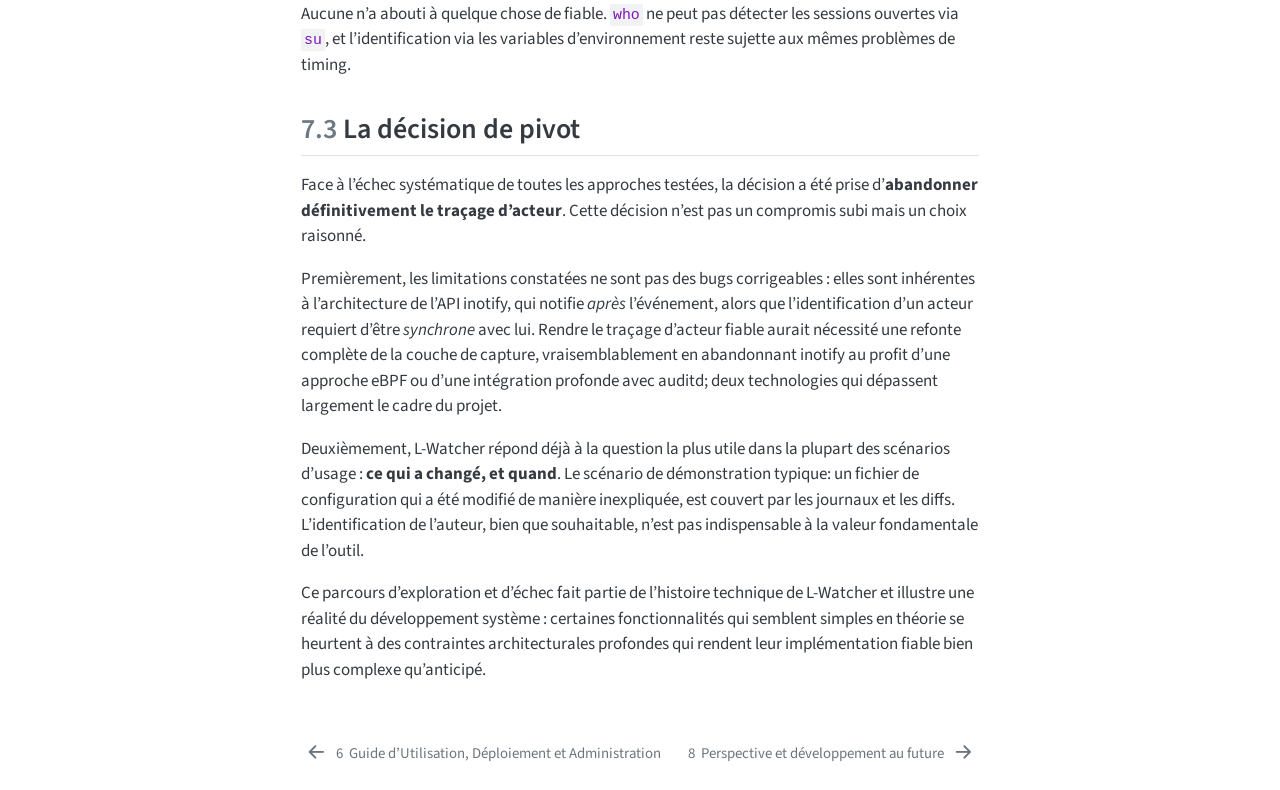
<file: chapter6.html>
<!DOCTYPE html>
<html xmlns="http://www.w3.org/1999/xhtml" lang="en" xml:lang="en"><head>

<meta charset="utf-8">
<meta name="generator" content="quarto-1.9.38">

<meta name="viewport" content="width=device-width, initial-scale=1.0, user-scalable=yes">


<title>7&nbsp; Evolution de la Conception et Pivot Technique</title>
<style>
/* Default styles provided by pandoc.
** See https://pandoc.org/MANUAL.html#variables-for-html for config info.
*/
code{white-space: pre-wrap;}
span.smallcaps{font-variant: small-caps;}
div.columns{display: flex; gap: min(4vw, 1.5em);}
div.column{flex: auto; overflow-x: auto;}
div.hanging-indent{margin-left: 1.5em; text-indent: -1.5em;}
ul.task-list{list-style: none;}
ul.task-list li input[type="checkbox"] {
  width: 0.8em;
  margin: 0 0.8em 0.2em -1em; /* quarto-specific, see https://github.com/quarto-dev/quarto-cli/issues/4556 */ 
  vertical-align: middle;
}
</style>


<script src="site_libs/quarto-nav/quarto-nav.js"></script>
<script src="site_libs/quarto-nav/headroom.min.js"></script>
<script src="site_libs/clipboard/clipboard.min.js"></script>
<script src="site_libs/quarto-search/autocomplete.umd.js"></script>
<script src="site_libs/quarto-search/fuse.min.js"></script>
<script src="site_libs/quarto-search/quarto-search.js"></script>
<meta name="quarto:offset" content="./">
<link href="./chapter7.html" rel="next">
<link href="./chapter5.html" rel="prev">
<script src="site_libs/quarto-html/quarto.js" type="module"></script>
<script src="site_libs/quarto-html/tabsets/tabsets.js" type="module"></script>
<script src="site_libs/quarto-html/popper.min.js"></script>
<script src="site_libs/quarto-html/tippy.umd.min.js"></script>
<script src="site_libs/quarto-html/anchor.min.js"></script>
<link href="site_libs/quarto-html/tippy.css" rel="stylesheet">
<link href="site_libs/quarto-html/quarto-syntax-highlighting-15634bcf2e68342d4ad2dfa704d543f6.css" rel="stylesheet" id="quarto-text-highlighting-styles">
<script src="site_libs/bootstrap/bootstrap.min.js"></script>
<link href="site_libs/bootstrap/bootstrap-icons.css" rel="stylesheet">
<link href="site_libs/bootstrap/bootstrap-87b7f55de2e0c9887283481eb31a794c.min.css" rel="stylesheet" append-hash="true" id="quarto-bootstrap" data-mode="light">
<script id="quarto-search-options" type="application/json">{
  "location": "sidebar",
  "copy-button": false,
  "collapse-after": 3,
  "panel-placement": "start",
  "type": "textbox",
  "limit": 50,
  "keyboard-shortcut": [
    "f",
    "/",
    "s"
  ],
  "show-item-context": false,
  "language": {
    "search-no-results-text": "No results",
    "search-matching-documents-text": "matching documents",
    "search-copy-link-title": "Copy link to search",
    "search-hide-matches-text": "Hide additional matches",
    "search-more-match-text": "more match in this document",
    "search-more-matches-text": "more matches in this document",
    "search-clear-button-title": "Clear",
    "search-text-placeholder": "",
    "search-detached-cancel-button-title": "Cancel",
    "search-submit-button-title": "Submit",
    "search-label": "Search"
  }
}</script>


</head>

<body class="nav-sidebar floating quarto-light">

<div id="quarto-search-results"></div>
  <header id="quarto-header" class="headroom fixed-top">
  <nav class="quarto-secondary-nav">
    <div class="container-fluid d-flex">
      <button type="button" class="quarto-btn-toggle btn" data-bs-toggle="collapse" role="button" data-bs-target=".quarto-sidebar-collapse-item" aria-controls="quarto-sidebar" aria-expanded="false" aria-label="Toggle sidebar navigation" onclick="if (window.quartoToggleHeadroom) { window.quartoToggleHeadroom(); }">
        <i class="bi bi-layout-text-sidebar-reverse"></i>
      </button>
        <nav class="quarto-page-breadcrumbs" aria-label="breadcrumb"><ol class="breadcrumb"><li class="breadcrumb-item"><a href="./chapter6.html"><span class="chapter-number">7</span>&nbsp; <span class="chapter-title">Evolution de la Conception et Pivot Technique</span></a></li></ol></nav>
        <a class="flex-grow-1" role="navigation" data-bs-toggle="collapse" data-bs-target=".quarto-sidebar-collapse-item" aria-controls="quarto-sidebar" aria-expanded="false" aria-label="Toggle sidebar navigation" onclick="if (window.quartoToggleHeadroom) { window.quartoToggleHeadroom(); }">      
        </a>
      <button type="button" class="btn quarto-search-button" aria-label="Search" onclick="window.quartoOpenSearch();">
        <i class="bi bi-search"></i>
      </button>
    </div>
  </nav>
</header>
<!-- content -->
<div id="quarto-content" class="quarto-container page-columns page-rows-contents page-layout-article">
<!-- sidebar -->
  <nav id="quarto-sidebar" class="sidebar collapse collapse-horizontal quarto-sidebar-collapse-item sidebar-navigation floating overflow-auto">
        <div class="mt-2 flex-shrink-0 align-items-center">
        <div class="sidebar-search">
        <div id="quarto-search" class="" title="Search"></div>
        </div>
        </div>
    <div class="sidebar-menu-container"> 
    <ul class="list-unstyled mt-1">
        <li class="sidebar-item">
  <div class="sidebar-item-container"> 
  <a href="./index.html" class="sidebar-item-text sidebar-link">
 <span class="menu-text"><span class="chapter-number">1</span>&nbsp; <span class="chapter-title">Introduction</span></span></a>
  </div>
</li>
        <li class="sidebar-item">
  <div class="sidebar-item-container"> 
  <a href="./chapter1.html" class="sidebar-item-text sidebar-link">
 <span class="menu-text"><span class="chapter-number">2</span>&nbsp; <span class="chapter-title">Fondation Théorique et Utilité du Projet</span></span></a>
  </div>
</li>
        <li class="sidebar-item">
  <div class="sidebar-item-container"> 
  <a href="./chapter2.html" class="sidebar-item-text sidebar-link">
 <span class="menu-text"><span class="chapter-number">3</span>&nbsp; <span class="chapter-title">Architecture et Structure du Programme</span></span></a>
  </div>
</li>
        <li class="sidebar-item">
  <div class="sidebar-item-container"> 
  <a href="./chapter3.html" class="sidebar-item-text sidebar-link">
 <span class="menu-text"><span class="chapter-number">4</span>&nbsp; <span class="chapter-title">L’API Linux Inotify au Cœur du Système</span></span></a>
  </div>
</li>
        <li class="sidebar-item">
  <div class="sidebar-item-container"> 
  <a href="./chapter4.html" class="sidebar-item-text sidebar-link">
 <span class="menu-text"><span class="chapter-number">5</span>&nbsp; <span class="chapter-title">Implémentation des Modules d’Automatisation</span></span></a>
  </div>
</li>
        <li class="sidebar-item">
  <div class="sidebar-item-container"> 
  <a href="./chapter5.html" class="sidebar-item-text sidebar-link">
 <span class="menu-text"><span class="chapter-number">6</span>&nbsp; <span class="chapter-title">Guide d’Utilisation, Déploiement et Administration</span></span></a>
  </div>
</li>
        <li class="sidebar-item">
  <div class="sidebar-item-container"> 
  <a href="./chapter6.html" class="sidebar-item-text sidebar-link active">
 <span class="menu-text"><span class="chapter-number">7</span>&nbsp; <span class="chapter-title">Evolution de la Conception et Pivot Technique</span></span></a>
  </div>
</li>
        <li class="sidebar-item">
  <div class="sidebar-item-container"> 
  <a href="./chapter7.html" class="sidebar-item-text sidebar-link">
 <span class="menu-text"><span class="chapter-number">8</span>&nbsp; <span class="chapter-title">Perspective et développement au future</span></span></a>
  </div>
</li>
        <li class="sidebar-item">
  <div class="sidebar-item-container"> 
  <a href="./summary.html" class="sidebar-item-text sidebar-link">
 <span class="menu-text"><span class="chapter-number">9</span>&nbsp; <span class="chapter-title">Conclusion</span></span></a>
  </div>
</li>
    </ul>
    </div>
</nav>
<div id="quarto-sidebar-glass" class="quarto-sidebar-collapse-item" data-bs-toggle="collapse" data-bs-target=".quarto-sidebar-collapse-item"></div>
<!-- margin-sidebar -->
    <div id="quarto-margin-sidebar" class="sidebar margin-sidebar">
        <nav id="TOC" role="doc-toc" class="toc-active">
    <h2 id="toc-title">Table of contents</h2>
   
  <ul>
  <li><a href="#lambition-initiale-le-traçage-dacteur" id="toc-lambition-initiale-le-traçage-dacteur" class="nav-link active" data-scroll-target="#lambition-initiale-le-traçage-dacteur"><span class="header-section-number">7.1</span> L’ambition initiale : le traçage d’acteur</a></li>
  <li><a href="#les-approches-testées-et-leurs-limitations" id="toc-les-approches-testées-et-leurs-limitations" class="nav-link" data-scroll-target="#les-approches-testées-et-leurs-limitations"><span class="header-section-number">7.2</span> Les approches testées et leurs limitations</a>
  <ul class="collapse">
  <li><a href="#tentative-1-inspection-de-procpidfd" id="toc-tentative-1-inspection-de-procpidfd" class="nav-link" data-scroll-target="#tentative-1-inspection-de-procpidfd"><span class="header-section-number">7.2.1</span> Tentative 1 : inspection de /proc/&lt;PID&gt;/fd</a></li>
  <li><a href="#tentative-2-lsof" id="toc-tentative-2-lsof" class="nav-link" data-scroll-target="#tentative-2-lsof"><span class="header-section-number">7.2.2</span> Tentative 2 : lsof</a></li>
  <li><a href="#tentative-3-auditd-et-ausearch" id="toc-tentative-3-auditd-et-ausearch" class="nav-link" data-scroll-target="#tentative-3-auditd-et-ausearch"><span class="header-section-number">7.2.3</span> Tentative 3 : auditd et ausearch</a></li>
  <li><a href="#tentative-4-variables-denvironnement-et-who" id="toc-tentative-4-variables-denvironnement-et-who" class="nav-link" data-scroll-target="#tentative-4-variables-denvironnement-et-who"><span class="header-section-number">7.2.4</span> Tentative 4 : variables d’environnement et who</a></li>
  </ul></li>
  <li><a href="#la-décision-de-pivot" id="toc-la-décision-de-pivot" class="nav-link" data-scroll-target="#la-décision-de-pivot"><span class="header-section-number">7.3</span> La décision de pivot</a></li>
  </ul>
</nav>
    </div>
<!-- main -->
<main class="content" id="quarto-document-content">

<header id="title-block-header" class="quarto-title-block default">
<div class="quarto-title">
<h1 class="title"><span class="chapter-number">7</span>&nbsp; <span class="chapter-title">Evolution de la Conception et Pivot Technique</span></h1>
</div>



<div class="quarto-title-meta">

    
  
    
  </div>
  


</header>


<section id="lambition-initiale-le-traçage-dacteur" class="level2" data-number="7.1">
<h2 data-number="7.1" class="anchored" data-anchor-id="lambition-initiale-le-traçage-dacteur"><span class="header-section-number">7.1</span> L’ambition initiale : le traçage d’acteur</h2>
<p>Dans sa conception originale, L-Watcher devait répondre à une question plus ambitieuse que “qu’est-ce qui a changé ?” : il devait aussi répondre à “qui a fait ce changement ?”. L’idée était d’associer à chaque événement détecté l’identité de l’utilisateur ou du processus à l’origine de la modification, ce que l’on appellera le <strong>traçage d’acteur</strong> (<em>actor tracking</em>).</p>
<p>Cette fonctionnalité aurait considérablement enrichi la valeur analytique des journaux produits. Au lieu de voir simplement <code>MODIFIED: /etc/passwd</code>, un administrateur aurait pu lire <code>MODIFIED: /etc/passwd  par l'utilisateur root via le processus passwd (PID 4821)</code>. L’objectif était légitime et la question posée était pertinente.</p>
<p>Les tentatives d’implémentation ont cependant révélé une série d’obstacles techniques qui ont conduit à l’abandon définitif de cette fonctionnalité.</p>
</section>
<section id="les-approches-testées-et-leurs-limitations" class="level2" data-number="7.2">
<h2 data-number="7.2" class="anchored" data-anchor-id="les-approches-testées-et-leurs-limitations"><span class="header-section-number">7.2</span> Les approches testées et leurs limitations</h2>
<section id="tentative-1-inspection-de-procpidfd" class="level3" data-number="7.2.1">
<h3 data-number="7.2.1" class="anchored" data-anchor-id="tentative-1-inspection-de-procpidfd"><span class="header-section-number">7.2.1</span> Tentative 1 : inspection de /proc/&lt;PID&gt;/fd</h3>
<p>La première approche consistait à scanner, au moment de la réception d’un événement inotify, le système de fichiers virtuel <code>/proc</code> pour trouver quel processus avait ouvert le fichier concerné. Pour chaque processus actif, on examine <code>/proc/&lt;PID&gt;/fd/</code> à la recherche d’un descripteur de fichier pointant vers le fichier cible.</p>
<p>En théorie, l’idée est solide. En pratique, elle se heurte à un problème fondamental de <strong>timing</strong>. Les opérations sur les fichiers, surtout les créations et les écritures brèves sont extrêmement rapides. Au moment où l’événement inotify est reçu et traité, le processus responsable a déjà terminé son opération, fermé son descripteur de fichier, et souvent terminé son exécution. Le scan de <code>/proc</code> arrive toujours trop tard.</p>
</section>
<section id="tentative-2-lsof" class="level3" data-number="7.2.2">
<h3 data-number="7.2.2" class="anchored" data-anchor-id="tentative-2-lsof"><span class="header-section-number">7.2.2</span> Tentative 2 : lsof</h3>
<p><code>lsof</code> (<em>list open files</em>) est un outil qui interroge l’état courant des fichiers ouverts sur le système. On aurait pu l’invoquer à la réception de chaque événement pour identifier le processus concerné.</p>
<p>Outre le problème de timing déjà évoqué, cette approche souffre de deux défauts supplémentaires. D’abord, la latence d’exécution de <code>lsof</code> lui-même est non négligeable; le lancer à chaque événement aurait créé un goulot d’étranglement notable. Ensuite, <code>lsof</code> retourne l’état courant, pas l’état passé : si le fichier a été fermé avant l’invocation de la commande, il n’apparaît tout simplement plus dans les résultats.</p>
</section>
<section id="tentative-3-auditd-et-ausearch" class="level3" data-number="7.2.3">
<h3 data-number="7.2.3" class="anchored" data-anchor-id="tentative-3-auditd-et-ausearch"><span class="header-section-number">7.2.3</span> Tentative 3 : auditd et ausearch</h3>
<p><code>auditd</code> est le démon d’audit du noyau Linux. Contrairement aux approches précédentes, il intercepte les appels système au moment où ils se produisent, ce qui résout le problème de timing. En théorie, il peut enregistrer précisément quel utilisateur et quel processus ont effectué chaque opération sur le système de fichiers.</p>
<p>L’implémentation a été tentée avec <code>auditctl</code> pour configurer des règles de surveillance et <code>ausearch</code> pour interroger les logs d’audit produits. Cette approche s’est avérée incompatible avec l’architecture en pipeline de L-Watcher. <code>ausearch</code> invoqué depuis l’intérieur du pipe ne retournait aucun résultat utilisable. Plus fondamentalement, intégrer <code>auditd</code> dans le flux de traitement posait des problèmes de permissions (l’outil requiert des droits root), de couplage architectural (L-Watcher devenait dépendant d’un daemon externe configuré séparément), et de complexité disproportionnée par rapport à l’objectif initial.</p>
</section>
<section id="tentative-4-variables-denvironnement-et-who" class="level3" data-number="7.2.4">
<h3 data-number="7.2.4" class="anchored" data-anchor-id="tentative-4-variables-denvironnement-et-who"><span class="header-section-number">7.2.4</span> Tentative 4 : variables d’environnement et who</h3>
<p>D’autres pistes ont été explorées : lire <code>/proc/&lt;PID&gt;/environ</code> pour récupérer des informations sur l’environnement du processus, utiliser <code>who</code> et <code>who am i</code> pour identifier l’utilisateur connecté. Aucune n’a abouti à quelque chose de fiable. <code>who</code> ne peut pas détecter les sessions ouvertes via <code>su</code>, et l’identification via les variables d’environnement reste sujette aux mêmes problèmes de timing.</p>
</section>
</section>
<section id="la-décision-de-pivot" class="level2" data-number="7.3">
<h2 data-number="7.3" class="anchored" data-anchor-id="la-décision-de-pivot"><span class="header-section-number">7.3</span> La décision de pivot</h2>
<p>Face à l’échec systématique de toutes les approches testées, la décision a été prise d’<strong>abandonner définitivement le traçage d’acteur</strong>. Cette décision n’est pas un compromis subi mais un choix raisonné.</p>
<p>Premièrement, les limitations constatées ne sont pas des bugs corrigeables : elles sont inhérentes à l’architecture de l’API inotify, qui notifie <em>après</em> l’événement, alors que l’identification d’un acteur requiert d’être <em>synchrone</em> avec lui. Rendre le traçage d’acteur fiable aurait nécessité une refonte complète de la couche de capture, vraisemblablement en abandonnant inotify au profit d’une approche eBPF ou d’une intégration profonde avec auditd; deux technologies qui dépassent largement le cadre du projet.</p>
<p>Deuxièmement, L-Watcher répond déjà à la question la plus utile dans la plupart des scénarios d’usage : <strong>ce qui a changé, et quand</strong>. Le scénario de démonstration typique: un fichier de configuration qui a été modifié de manière inexpliquée, est couvert par les journaux et les diffs. L’identification de l’auteur, bien que souhaitable, n’est pas indispensable à la valeur fondamentale de l’outil.</p>
<p>Ce parcours d’exploration et d’échec fait partie de l’histoire technique de L-Watcher et illustre une réalité du développement système : certaines fonctionnalités qui semblent simples en théorie se heurtent à des contraintes architecturales profondes qui rendent leur implémentation fiable bien plus complexe qu’anticipé.</p>


</section>

</main> <!-- /main -->
<script id="quarto-html-after-body" type="application/javascript">
  window.document.addEventListener("DOMContentLoaded", function (event) {
    const icon = "";
    const anchorJS = new window.AnchorJS();
    anchorJS.options = {
      placement: 'right',
      icon: icon
    };
    anchorJS.add('.anchored');
    const isCodeAnnotation = (el) => {
      for (const clz of el.classList) {
        if (clz.startsWith('code-annotation-')) {                     
          return true;
        }
      }
      return false;
    }
    const onCopySuccess = function(e) {
      // button target
      const button = e.trigger;
      // don't keep focus
      button.blur();
      // flash "checked"
      button.classList.add('code-copy-button-checked');
      var currentTitle = button.getAttribute("title");
      button.setAttribute("title", "Copied!");
      let tooltip;
      if (window.bootstrap) {
        button.setAttribute("data-bs-toggle", "tooltip");
        button.setAttribute("data-bs-placement", "left");
        button.setAttribute("data-bs-title", "Copied!");
        tooltip = new bootstrap.Tooltip(button, 
          { trigger: "manual", 
            customClass: "code-copy-button-tooltip",
            offset: [0, -8]});
        tooltip.show();    
      }
      setTimeout(function() {
        if (tooltip) {
          tooltip.hide();
          button.removeAttribute("data-bs-title");
          button.removeAttribute("data-bs-toggle");
          button.removeAttribute("data-bs-placement");
        }
        button.setAttribute("title", currentTitle);
        button.classList.remove('code-copy-button-checked');
      }, 1000);
      // clear code selection
      e.clearSelection();
    }
    const getTextToCopy = function(trigger) {
      const outerScaffold = trigger.parentElement.cloneNode(true);
      const codeEl = outerScaffold.querySelector('code');
      for (const childEl of codeEl.children) {
        if (isCodeAnnotation(childEl)) {
          childEl.remove();
        }
      }
      return codeEl.innerText;
    }
    const clipboard = new window.ClipboardJS('.code-copy-button:not([data-in-quarto-modal])', {
      text: getTextToCopy
    });
    clipboard.on('success', onCopySuccess);
    if (window.document.getElementById('quarto-embedded-source-code-modal')) {
      const clipboardModal = new window.ClipboardJS('.code-copy-button[data-in-quarto-modal]', {
        text: getTextToCopy,
        container: window.document.getElementById('quarto-embedded-source-code-modal')
      });
      clipboardModal.on('success', onCopySuccess);
    }
      var localhostRegex = new RegExp(/^(?:http|https):\/\/localhost\:?[0-9]*\//);
      var mailtoRegex = new RegExp(/^mailto:/);
        var filterRegex = new RegExp('/' + window.location.host + '/');
      var isInternal = (href) => {
          return filterRegex.test(href) || localhostRegex.test(href) || mailtoRegex.test(href);
      }
      // Inspect non-navigation links and adorn them if external
     var links = window.document.querySelectorAll('a[href]:not(.nav-link):not(.navbar-brand):not(.toc-action):not(.sidebar-link):not(.sidebar-item-toggle):not(.pagination-link):not(.no-external):not([aria-hidden]):not(.dropdown-item):not(.quarto-navigation-tool):not(.about-link)');
      for (var i=0; i<links.length; i++) {
        const link = links[i];
        if (!isInternal(link.href)) {
          // undo the damage that might have been done by quarto-nav.js in the case of
          // links that we want to consider external
          if (link.dataset.originalHref !== undefined) {
            link.href = link.dataset.originalHref;
          }
        }
      }
    function tippyHover(el, contentFn, onTriggerFn, onUntriggerFn) {
      const config = {
        allowHTML: true,
        maxWidth: 500,
        delay: 100,
        arrow: false,
        appendTo: function(el) {
            return el.parentElement;
        },
        interactive: true,
        interactiveBorder: 10,
        theme: 'quarto',
        placement: 'bottom-start',
      };
      if (contentFn) {
        config.content = contentFn;
      }
      if (onTriggerFn) {
        config.onTrigger = onTriggerFn;
      }
      if (onUntriggerFn) {
        config.onUntrigger = onUntriggerFn;
      }
      window.tippy(el, config); 
    }
    const noterefs = window.document.querySelectorAll('a[role="doc-noteref"]');
    for (var i=0; i<noterefs.length; i++) {
      const ref = noterefs[i];
      tippyHover(ref, function() {
        // use id or data attribute instead here
        let href = ref.getAttribute('data-footnote-href') || ref.getAttribute('href');
        try { href = new URL(href).hash; } catch {}
        const id = href.replace(/^#\/?/, "");
        const note = window.document.getElementById(id);
        if (note) {
          return note.innerHTML;
        } else {
          return "";
        }
      });
    }
    const xrefs = window.document.querySelectorAll('a.quarto-xref');
    const processXRef = (id, note) => {
      // Strip column container classes
      const stripColumnClz = (el) => {
        el.classList.remove("page-full", "page-columns");
        if (el.children) {
          for (const child of el.children) {
            stripColumnClz(child);
          }
        }
      }
      stripColumnClz(note)
      if (id === null || id.startsWith('sec-')) {
        // Special case sections, only their first couple elements
        const container = document.createElement("div");
        if (note.children && note.children.length > 2) {
          container.appendChild(note.children[0].cloneNode(true));
          for (let i = 1; i < note.children.length; i++) {
            const child = note.children[i];
            if (child.tagName === "P" && child.innerText === "") {
              continue;
            } else {
              container.appendChild(child.cloneNode(true));
              break;
            }
          }
          if (window.Quarto?.typesetMath) {
            window.Quarto.typesetMath(container);
          }
          return container.innerHTML
        } else {
          if (window.Quarto?.typesetMath) {
            window.Quarto.typesetMath(note);
          }
          return note.innerHTML;
        }
      } else {
        // Remove any anchor links if they are present
        const anchorLink = note.querySelector('a.anchorjs-link');
        if (anchorLink) {
          anchorLink.remove();
        }
        if (window.Quarto?.typesetMath) {
          window.Quarto.typesetMath(note);
        }
        if (note.classList.contains("callout")) {
          return note.outerHTML;
        } else {
          return note.innerHTML;
        }
      }
    }
    for (var i=0; i<xrefs.length; i++) {
      const xref = xrefs[i];
      tippyHover(xref, undefined, function(instance) {
        instance.disable();
        let url = xref.getAttribute('href');
        let hash = undefined; 
        if (url.startsWith('#')) {
          hash = url;
        } else {
          try { hash = new URL(url).hash; } catch {}
        }
        if (hash) {
          const id = hash.replace(/^#\/?/, "");
          const note = window.document.getElementById(id);
          if (note !== null) {
            try {
              const html = processXRef(id, note.cloneNode(true));
              instance.setContent(html);
            } finally {
              instance.enable();
              instance.show();
            }
          } else {
            // See if we can fetch this
            fetch(url.split('#')[0])
            .then(res => res.text())
            .then(html => {
              const parser = new DOMParser();
              const htmlDoc = parser.parseFromString(html, "text/html");
              const note = htmlDoc.getElementById(id);
              if (note !== null) {
                const html = processXRef(id, note);
                instance.setContent(html);
              } 
            }).finally(() => {
              instance.enable();
              instance.show();
            });
          }
        } else {
          // See if we can fetch a full url (with no hash to target)
          // This is a special case and we should probably do some content thinning / targeting
          fetch(url)
          .then(res => res.text())
          .then(html => {
            const parser = new DOMParser();
            const htmlDoc = parser.parseFromString(html, "text/html");
            const note = htmlDoc.querySelector('main.content');
            if (note !== null) {
              // This should only happen for chapter cross references
              // (since there is no id in the URL)
              // remove the first header
              if (note.children.length > 0 && note.children[0].tagName === "HEADER") {
                note.children[0].remove();
              }
              const html = processXRef(null, note);
              instance.setContent(html);
            } 
          }).finally(() => {
            instance.enable();
            instance.show();
          });
        }
      }, function(instance) {
      });
    }
        let selectedAnnoteEl;
        const selectorForAnnotation = ( cell, annotation) => {
          let cellAttr = 'data-code-cell="' + cell + '"';
          let lineAttr = 'data-code-annotation="' +  annotation + '"';
          const selector = 'span[' + cellAttr + '][' + lineAttr + ']';
          return selector;
        }
        const selectCodeLines = (annoteEl) => {
          const doc = window.document;
          const targetCell = annoteEl.getAttribute("data-target-cell");
          const targetAnnotation = annoteEl.getAttribute("data-target-annotation");
          const annoteSpan = window.document.querySelector(selectorForAnnotation(targetCell, targetAnnotation));
          const lines = annoteSpan.getAttribute("data-code-lines").split(",");
          const lineIds = lines.map((line) => {
            return targetCell + "-" + line;
          })
          let top = null;
          let height = null;
          let parent = null;
          if (lineIds.length > 0) {
              //compute the position of the single el (top and bottom and make a div)
              const el = window.document.getElementById(lineIds[0]);
              top = el.offsetTop;
              height = el.offsetHeight;
              parent = el.parentElement.parentElement;
            if (lineIds.length > 1) {
              const lastEl = window.document.getElementById(lineIds[lineIds.length - 1]);
              const bottom = lastEl.offsetTop + lastEl.offsetHeight;
              height = bottom - top;
            }
            if (top !== null && height !== null && parent !== null) {
              // cook up a div (if necessary) and position it 
              let div = window.document.getElementById("code-annotation-line-highlight");
              if (div === null) {
                div = window.document.createElement("div");
                div.setAttribute("id", "code-annotation-line-highlight");
                div.style.position = 'absolute';
                parent.appendChild(div);
              }
              div.style.top = top - 2 + "px";
              div.style.height = height + 4 + "px";
              div.style.left = 0;
              let gutterDiv = window.document.getElementById("code-annotation-line-highlight-gutter");
              if (gutterDiv === null) {
                gutterDiv = window.document.createElement("div");
                gutterDiv.setAttribute("id", "code-annotation-line-highlight-gutter");
                gutterDiv.style.position = 'absolute';
                const codeCell = window.document.getElementById(targetCell);
                const gutter = codeCell.querySelector('.code-annotation-gutter');
                gutter.appendChild(gutterDiv);
              }
              gutterDiv.style.top = top - 2 + "px";
              gutterDiv.style.height = height + 4 + "px";
            }
            selectedAnnoteEl = annoteEl;
          }
        };
        const unselectCodeLines = () => {
          const elementsIds = ["code-annotation-line-highlight", "code-annotation-line-highlight-gutter"];
          elementsIds.forEach((elId) => {
            const div = window.document.getElementById(elId);
            if (div) {
              div.remove();
            }
          });
          selectedAnnoteEl = undefined;
        };
          // Handle positioning of the toggle
      window.addEventListener(
        "resize",
        throttle(() => {
          elRect = undefined;
          if (selectedAnnoteEl) {
            selectCodeLines(selectedAnnoteEl);
          }
        }, 10)
      );
      function throttle(fn, ms) {
      let throttle = false;
      let timer;
        return (...args) => {
          if(!throttle) { // first call gets through
              fn.apply(this, args);
              throttle = true;
          } else { // all the others get throttled
              if(timer) clearTimeout(timer); // cancel #2
              timer = setTimeout(() => {
                fn.apply(this, args);
                timer = throttle = false;
              }, ms);
          }
        };
      }
        // Attach click handler to the DT
        const annoteDls = window.document.querySelectorAll('dt[data-target-cell]');
        for (const annoteDlNode of annoteDls) {
          annoteDlNode.addEventListener('click', (event) => {
            const clickedEl = event.target;
            if (clickedEl !== selectedAnnoteEl) {
              unselectCodeLines();
              const activeEl = window.document.querySelector('dt[data-target-cell].code-annotation-active');
              if (activeEl) {
                activeEl.classList.remove('code-annotation-active');
              }
              selectCodeLines(clickedEl);
              clickedEl.classList.add('code-annotation-active');
            } else {
              // Unselect the line
              unselectCodeLines();
              clickedEl.classList.remove('code-annotation-active');
            }
          });
        }
    const findCites = (el) => {
      const parentEl = el.parentElement;
      if (parentEl) {
        const cites = parentEl.dataset.cites;
        if (cites) {
          return {
            el,
            cites: cites.split(' ')
          };
        } else {
          return findCites(el.parentElement)
        }
      } else {
        return undefined;
      }
    };
    var bibliorefs = window.document.querySelectorAll('a[role="doc-biblioref"]');
    for (var i=0; i<bibliorefs.length; i++) {
      const ref = bibliorefs[i];
      const citeInfo = findCites(ref);
      if (citeInfo) {
        tippyHover(citeInfo.el, function() {
          var popup = window.document.createElement('div');
          citeInfo.cites.forEach(function(cite) {
            var citeDiv = window.document.createElement('div');
            citeDiv.classList.add('hanging-indent');
            citeDiv.classList.add('csl-entry');
            var biblioDiv = window.document.getElementById('ref-' + cite);
            if (biblioDiv) {
              citeDiv.innerHTML = biblioDiv.innerHTML;
            }
            popup.appendChild(citeDiv);
          });
          return popup.innerHTML;
        });
      }
    }
  });
  </script>
<nav class="page-navigation">
  <div class="nav-page nav-page-previous">
      <a href="./chapter5.html" class="pagination-link" aria-label="Guide d'Utilisation, Déploiement et Administration">
        <i class="bi bi-arrow-left-short"></i> <span class="nav-page-text"><span class="chapter-number">6</span>&nbsp; <span class="chapter-title">Guide d’Utilisation, Déploiement et Administration</span></span>
      </a>          
  </div>
  <div class="nav-page nav-page-next">
      <a href="./chapter7.html" class="pagination-link" aria-label="Perspective et développement au future">
        <span class="nav-page-text"><span class="chapter-number">8</span>&nbsp; <span class="chapter-title">Perspective et développement au future</span></span> <i class="bi bi-arrow-right-short"></i>
      </a>
  </div>
</nav>
</div> <!-- /content -->




</body></html>
</file>
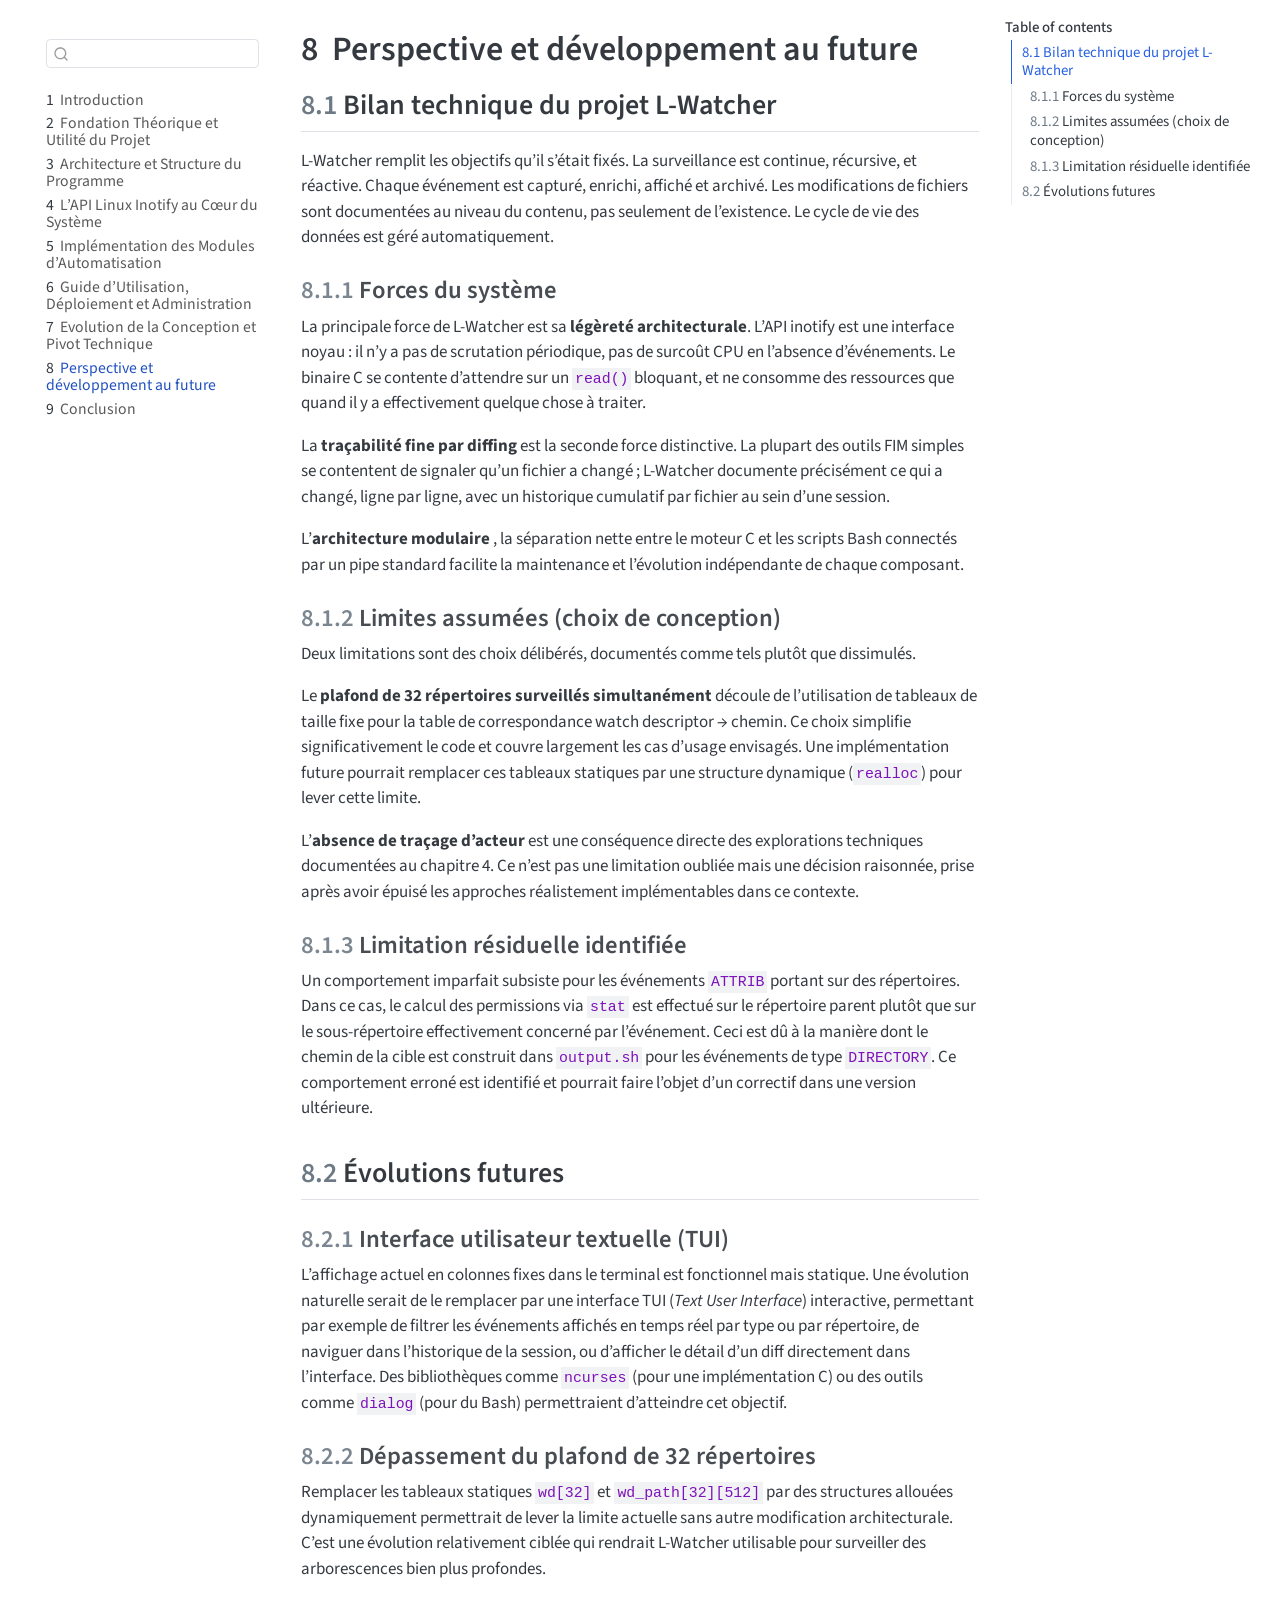
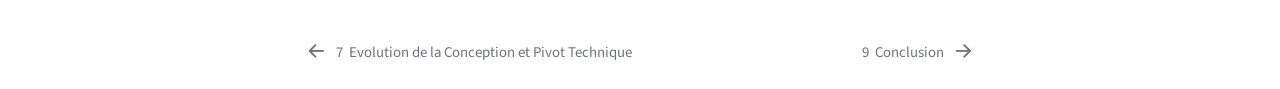
<file: chapter7.html>
<!DOCTYPE html>
<html xmlns="http://www.w3.org/1999/xhtml" lang="en" xml:lang="en"><head>

<meta charset="utf-8">
<meta name="generator" content="quarto-1.9.38">

<meta name="viewport" content="width=device-width, initial-scale=1.0, user-scalable=yes">


<title>8&nbsp; Perspective et développement au future</title>
<style>
/* Default styles provided by pandoc.
** See https://pandoc.org/MANUAL.html#variables-for-html for config info.
*/
code{white-space: pre-wrap;}
span.smallcaps{font-variant: small-caps;}
div.columns{display: flex; gap: min(4vw, 1.5em);}
div.column{flex: auto; overflow-x: auto;}
div.hanging-indent{margin-left: 1.5em; text-indent: -1.5em;}
ul.task-list{list-style: none;}
ul.task-list li input[type="checkbox"] {
  width: 0.8em;
  margin: 0 0.8em 0.2em -1em; /* quarto-specific, see https://github.com/quarto-dev/quarto-cli/issues/4556 */ 
  vertical-align: middle;
}
</style>


<script src="site_libs/quarto-nav/quarto-nav.js"></script>
<script src="site_libs/quarto-nav/headroom.min.js"></script>
<script src="site_libs/clipboard/clipboard.min.js"></script>
<script src="site_libs/quarto-search/autocomplete.umd.js"></script>
<script src="site_libs/quarto-search/fuse.min.js"></script>
<script src="site_libs/quarto-search/quarto-search.js"></script>
<meta name="quarto:offset" content="./">
<link href="./summary.html" rel="next">
<link href="./chapter6.html" rel="prev">
<script src="site_libs/quarto-html/quarto.js" type="module"></script>
<script src="site_libs/quarto-html/tabsets/tabsets.js" type="module"></script>
<script src="site_libs/quarto-html/popper.min.js"></script>
<script src="site_libs/quarto-html/tippy.umd.min.js"></script>
<script src="site_libs/quarto-html/anchor.min.js"></script>
<link href="site_libs/quarto-html/tippy.css" rel="stylesheet">
<link href="site_libs/quarto-html/quarto-syntax-highlighting-15634bcf2e68342d4ad2dfa704d543f6.css" rel="stylesheet" id="quarto-text-highlighting-styles">
<script src="site_libs/bootstrap/bootstrap.min.js"></script>
<link href="site_libs/bootstrap/bootstrap-icons.css" rel="stylesheet">
<link href="site_libs/bootstrap/bootstrap-87b7f55de2e0c9887283481eb31a794c.min.css" rel="stylesheet" append-hash="true" id="quarto-bootstrap" data-mode="light">
<script id="quarto-search-options" type="application/json">{
  "location": "sidebar",
  "copy-button": false,
  "collapse-after": 3,
  "panel-placement": "start",
  "type": "textbox",
  "limit": 50,
  "keyboard-shortcut": [
    "f",
    "/",
    "s"
  ],
  "show-item-context": false,
  "language": {
    "search-no-results-text": "No results",
    "search-matching-documents-text": "matching documents",
    "search-copy-link-title": "Copy link to search",
    "search-hide-matches-text": "Hide additional matches",
    "search-more-match-text": "more match in this document",
    "search-more-matches-text": "more matches in this document",
    "search-clear-button-title": "Clear",
    "search-text-placeholder": "",
    "search-detached-cancel-button-title": "Cancel",
    "search-submit-button-title": "Submit",
    "search-label": "Search"
  }
}</script>


</head>

<body class="nav-sidebar floating quarto-light">

<div id="quarto-search-results"></div>
  <header id="quarto-header" class="headroom fixed-top">
  <nav class="quarto-secondary-nav">
    <div class="container-fluid d-flex">
      <button type="button" class="quarto-btn-toggle btn" data-bs-toggle="collapse" role="button" data-bs-target=".quarto-sidebar-collapse-item" aria-controls="quarto-sidebar" aria-expanded="false" aria-label="Toggle sidebar navigation" onclick="if (window.quartoToggleHeadroom) { window.quartoToggleHeadroom(); }">
        <i class="bi bi-layout-text-sidebar-reverse"></i>
      </button>
        <nav class="quarto-page-breadcrumbs" aria-label="breadcrumb"><ol class="breadcrumb"><li class="breadcrumb-item"><a href="./chapter7.html"><span class="chapter-number">8</span>&nbsp; <span class="chapter-title">Perspective et développement au future</span></a></li></ol></nav>
        <a class="flex-grow-1" role="navigation" data-bs-toggle="collapse" data-bs-target=".quarto-sidebar-collapse-item" aria-controls="quarto-sidebar" aria-expanded="false" aria-label="Toggle sidebar navigation" onclick="if (window.quartoToggleHeadroom) { window.quartoToggleHeadroom(); }">      
        </a>
      <button type="button" class="btn quarto-search-button" aria-label="Search" onclick="window.quartoOpenSearch();">
        <i class="bi bi-search"></i>
      </button>
    </div>
  </nav>
</header>
<!-- content -->
<div id="quarto-content" class="quarto-container page-columns page-rows-contents page-layout-article">
<!-- sidebar -->
  <nav id="quarto-sidebar" class="sidebar collapse collapse-horizontal quarto-sidebar-collapse-item sidebar-navigation floating overflow-auto">
        <div class="mt-2 flex-shrink-0 align-items-center">
        <div class="sidebar-search">
        <div id="quarto-search" class="" title="Search"></div>
        </div>
        </div>
    <div class="sidebar-menu-container"> 
    <ul class="list-unstyled mt-1">
        <li class="sidebar-item">
  <div class="sidebar-item-container"> 
  <a href="./index.html" class="sidebar-item-text sidebar-link">
 <span class="menu-text"><span class="chapter-number">1</span>&nbsp; <span class="chapter-title">Introduction</span></span></a>
  </div>
</li>
        <li class="sidebar-item">
  <div class="sidebar-item-container"> 
  <a href="./chapter1.html" class="sidebar-item-text sidebar-link">
 <span class="menu-text"><span class="chapter-number">2</span>&nbsp; <span class="chapter-title">Fondation Théorique et Utilité du Projet</span></span></a>
  </div>
</li>
        <li class="sidebar-item">
  <div class="sidebar-item-container"> 
  <a href="./chapter2.html" class="sidebar-item-text sidebar-link">
 <span class="menu-text"><span class="chapter-number">3</span>&nbsp; <span class="chapter-title">Architecture et Structure du Programme</span></span></a>
  </div>
</li>
        <li class="sidebar-item">
  <div class="sidebar-item-container"> 
  <a href="./chapter3.html" class="sidebar-item-text sidebar-link">
 <span class="menu-text"><span class="chapter-number">4</span>&nbsp; <span class="chapter-title">L’API Linux Inotify au Cœur du Système</span></span></a>
  </div>
</li>
        <li class="sidebar-item">
  <div class="sidebar-item-container"> 
  <a href="./chapter4.html" class="sidebar-item-text sidebar-link">
 <span class="menu-text"><span class="chapter-number">5</span>&nbsp; <span class="chapter-title">Implémentation des Modules d’Automatisation</span></span></a>
  </div>
</li>
        <li class="sidebar-item">
  <div class="sidebar-item-container"> 
  <a href="./chapter5.html" class="sidebar-item-text sidebar-link">
 <span class="menu-text"><span class="chapter-number">6</span>&nbsp; <span class="chapter-title">Guide d’Utilisation, Déploiement et Administration</span></span></a>
  </div>
</li>
        <li class="sidebar-item">
  <div class="sidebar-item-container"> 
  <a href="./chapter6.html" class="sidebar-item-text sidebar-link">
 <span class="menu-text"><span class="chapter-number">7</span>&nbsp; <span class="chapter-title">Evolution de la Conception et Pivot Technique</span></span></a>
  </div>
</li>
        <li class="sidebar-item">
  <div class="sidebar-item-container"> 
  <a href="./chapter7.html" class="sidebar-item-text sidebar-link active">
 <span class="menu-text"><span class="chapter-number">8</span>&nbsp; <span class="chapter-title">Perspective et développement au future</span></span></a>
  </div>
</li>
        <li class="sidebar-item">
  <div class="sidebar-item-container"> 
  <a href="./summary.html" class="sidebar-item-text sidebar-link">
 <span class="menu-text"><span class="chapter-number">9</span>&nbsp; <span class="chapter-title">Conclusion</span></span></a>
  </div>
</li>
    </ul>
    </div>
</nav>
<div id="quarto-sidebar-glass" class="quarto-sidebar-collapse-item" data-bs-toggle="collapse" data-bs-target=".quarto-sidebar-collapse-item"></div>
<!-- margin-sidebar -->
    <div id="quarto-margin-sidebar" class="sidebar margin-sidebar">
        <nav id="TOC" role="doc-toc" class="toc-active">
    <h2 id="toc-title">Table of contents</h2>
   
  <ul>
  <li><a href="#bilan-technique-du-projet-l-watcher" id="toc-bilan-technique-du-projet-l-watcher" class="nav-link active" data-scroll-target="#bilan-technique-du-projet-l-watcher"><span class="header-section-number">8.1</span> Bilan technique du projet L-Watcher</a>
  <ul class="collapse">
  <li><a href="#forces-du-système" id="toc-forces-du-système" class="nav-link" data-scroll-target="#forces-du-système"><span class="header-section-number">8.1.1</span> Forces du système</a></li>
  <li><a href="#limites-assumées-choix-de-conception" id="toc-limites-assumées-choix-de-conception" class="nav-link" data-scroll-target="#limites-assumées-choix-de-conception"><span class="header-section-number">8.1.2</span> Limites assumées (choix de conception)</a></li>
  <li><a href="#limitation-résiduelle-identifiée" id="toc-limitation-résiduelle-identifiée" class="nav-link" data-scroll-target="#limitation-résiduelle-identifiée"><span class="header-section-number">8.1.3</span> Limitation résiduelle identifiée</a></li>
  </ul></li>
  <li><a href="#évolutions-futures" id="toc-évolutions-futures" class="nav-link" data-scroll-target="#évolutions-futures"><span class="header-section-number">8.2</span> Évolutions futures</a>
  <ul class="collapse">
  <li><a href="#interface-utilisateur-textuelle-tui" id="toc-interface-utilisateur-textuelle-tui" class="nav-link" data-scroll-target="#interface-utilisateur-textuelle-tui"><span class="header-section-number">8.2.1</span> Interface utilisateur textuelle (TUI)</a></li>
  <li><a href="#dépassement-du-plafond-de-32-répertoires" id="toc-dépassement-du-plafond-de-32-répertoires" class="nav-link" data-scroll-target="#dépassement-du-plafond-de-32-répertoires"><span class="header-section-number">8.2.2</span> Dépassement du plafond de 32 répertoires</a></li>
  </ul></li>
  </ul>
</nav>
    </div>
<!-- main -->
<main class="content" id="quarto-document-content">

<header id="title-block-header" class="quarto-title-block default">
<div class="quarto-title">
<h1 class="title"><span class="chapter-number">8</span>&nbsp; <span class="chapter-title">Perspective et développement au future</span></h1>
</div>



<div class="quarto-title-meta">

    
  
    
  </div>
  


</header>


<section id="bilan-technique-du-projet-l-watcher" class="level2" data-number="8.1">
<h2 data-number="8.1" class="anchored" data-anchor-id="bilan-technique-du-projet-l-watcher"><span class="header-section-number">8.1</span> Bilan technique du projet L-Watcher</h2>
<p>L-Watcher remplit les objectifs qu’il s’était fixés. La surveillance est continue, récursive, et réactive. Chaque événement est capturé, enrichi, affiché et archivé. Les modifications de fichiers sont documentées au niveau du contenu, pas seulement de l’existence. Le cycle de vie des données est géré automatiquement.</p>
<section id="forces-du-système" class="level3" data-number="8.1.1">
<h3 data-number="8.1.1" class="anchored" data-anchor-id="forces-du-système"><span class="header-section-number">8.1.1</span> Forces du système</h3>
<p>La principale force de L-Watcher est sa <strong>légèreté architecturale</strong>. L’API inotify est une interface noyau : il n’y a pas de scrutation périodique, pas de surcoût CPU en l’absence d’événements. Le binaire C se contente d’attendre sur un <code>read()</code> bloquant, et ne consomme des ressources que quand il y a effectivement quelque chose à traiter.</p>
<p>La <strong>traçabilité fine par diffing</strong> est la seconde force distinctive. La plupart des outils FIM simples se contentent de signaler qu’un fichier a changé ; L-Watcher documente précisément ce qui a changé, ligne par ligne, avec un historique cumulatif par fichier au sein d’une session.</p>
<p>L’<strong>architecture modulaire</strong> , la séparation nette entre le moteur C et les scripts Bash connectés par un pipe standard facilite la maintenance et l’évolution indépendante de chaque composant.</p>
</section>
<section id="limites-assumées-choix-de-conception" class="level3" data-number="8.1.2">
<h3 data-number="8.1.2" class="anchored" data-anchor-id="limites-assumées-choix-de-conception"><span class="header-section-number">8.1.2</span> Limites assumées (choix de conception)</h3>
<p>Deux limitations sont des choix délibérés, documentés comme tels plutôt que dissimulés.</p>
<p>Le <strong>plafond de 32 répertoires surveillés simultanément</strong> découle de l’utilisation de tableaux de taille fixe pour la table de correspondance watch descriptor → chemin. Ce choix simplifie significativement le code et couvre largement les cas d’usage envisagés. Une implémentation future pourrait remplacer ces tableaux statiques par une structure dynamique (<code>realloc</code>) pour lever cette limite.</p>
<p>L’<strong>absence de traçage d’acteur</strong> est une conséquence directe des explorations techniques documentées au chapitre 4. Ce n’est pas une limitation oubliée mais une décision raisonnée, prise après avoir épuisé les approches réalistement implémentables dans ce contexte.</p>
</section>
<section id="limitation-résiduelle-identifiée" class="level3" data-number="8.1.3">
<h3 data-number="8.1.3" class="anchored" data-anchor-id="limitation-résiduelle-identifiée"><span class="header-section-number">8.1.3</span> Limitation résiduelle identifiée</h3>
<p>Un comportement imparfait subsiste pour les événements <code>ATTRIB</code> portant sur des répertoires. Dans ce cas, le calcul des permissions via <code>stat</code> est effectué sur le répertoire parent plutôt que sur le sous-répertoire effectivement concerné par l’événement. Ceci est dû à la manière dont le chemin de la cible est construit dans <code>output.sh</code> pour les événements de type <code>DIRECTORY</code>. Ce comportement erroné est identifié et pourrait faire l’objet d’un correctif dans une version ultérieure.</p>
</section>
</section>
<section id="évolutions-futures" class="level2" data-number="8.2">
<h2 data-number="8.2" class="anchored" data-anchor-id="évolutions-futures"><span class="header-section-number">8.2</span> Évolutions futures</h2>
<section id="interface-utilisateur-textuelle-tui" class="level3" data-number="8.2.1">
<h3 data-number="8.2.1" class="anchored" data-anchor-id="interface-utilisateur-textuelle-tui"><span class="header-section-number">8.2.1</span> Interface utilisateur textuelle (TUI)</h3>
<p>L’affichage actuel en colonnes fixes dans le terminal est fonctionnel mais statique. Une évolution naturelle serait de le remplacer par une interface TUI (<em>Text User Interface</em>) interactive, permettant par exemple de filtrer les événements affichés en temps réel par type ou par répertoire, de naviguer dans l’historique de la session, ou d’afficher le détail d’un diff directement dans l’interface. Des bibliothèques comme <code>ncurses</code> (pour une implémentation C) ou des outils comme <code>dialog</code> (pour du Bash) permettraient d’atteindre cet objectif.</p>
</section>
<section id="dépassement-du-plafond-de-32-répertoires" class="level3" data-number="8.2.2">
<h3 data-number="8.2.2" class="anchored" data-anchor-id="dépassement-du-plafond-de-32-répertoires"><span class="header-section-number">8.2.2</span> Dépassement du plafond de 32 répertoires</h3>
<p>Remplacer les tableaux statiques <code>wd[32]</code> et <code>wd_path[32][512]</code> par des structures allouées dynamiquement permettrait de lever la limite actuelle sans autre modification architecturale. C’est une évolution relativement ciblée qui rendrait L-Watcher utilisable pour surveiller des arborescences bien plus profondes.</p>


</section>
</section>

</main> <!-- /main -->
<script id="quarto-html-after-body" type="application/javascript">
  window.document.addEventListener("DOMContentLoaded", function (event) {
    const icon = "";
    const anchorJS = new window.AnchorJS();
    anchorJS.options = {
      placement: 'right',
      icon: icon
    };
    anchorJS.add('.anchored');
    const isCodeAnnotation = (el) => {
      for (const clz of el.classList) {
        if (clz.startsWith('code-annotation-')) {                     
          return true;
        }
      }
      return false;
    }
    const onCopySuccess = function(e) {
      // button target
      const button = e.trigger;
      // don't keep focus
      button.blur();
      // flash "checked"
      button.classList.add('code-copy-button-checked');
      var currentTitle = button.getAttribute("title");
      button.setAttribute("title", "Copied!");
      let tooltip;
      if (window.bootstrap) {
        button.setAttribute("data-bs-toggle", "tooltip");
        button.setAttribute("data-bs-placement", "left");
        button.setAttribute("data-bs-title", "Copied!");
        tooltip = new bootstrap.Tooltip(button, 
          { trigger: "manual", 
            customClass: "code-copy-button-tooltip",
            offset: [0, -8]});
        tooltip.show();    
      }
      setTimeout(function() {
        if (tooltip) {
          tooltip.hide();
          button.removeAttribute("data-bs-title");
          button.removeAttribute("data-bs-toggle");
          button.removeAttribute("data-bs-placement");
        }
        button.setAttribute("title", currentTitle);
        button.classList.remove('code-copy-button-checked');
      }, 1000);
      // clear code selection
      e.clearSelection();
    }
    const getTextToCopy = function(trigger) {
      const outerScaffold = trigger.parentElement.cloneNode(true);
      const codeEl = outerScaffold.querySelector('code');
      for (const childEl of codeEl.children) {
        if (isCodeAnnotation(childEl)) {
          childEl.remove();
        }
      }
      return codeEl.innerText;
    }
    const clipboard = new window.ClipboardJS('.code-copy-button:not([data-in-quarto-modal])', {
      text: getTextToCopy
    });
    clipboard.on('success', onCopySuccess);
    if (window.document.getElementById('quarto-embedded-source-code-modal')) {
      const clipboardModal = new window.ClipboardJS('.code-copy-button[data-in-quarto-modal]', {
        text: getTextToCopy,
        container: window.document.getElementById('quarto-embedded-source-code-modal')
      });
      clipboardModal.on('success', onCopySuccess);
    }
      var localhostRegex = new RegExp(/^(?:http|https):\/\/localhost\:?[0-9]*\//);
      var mailtoRegex = new RegExp(/^mailto:/);
        var filterRegex = new RegExp('/' + window.location.host + '/');
      var isInternal = (href) => {
          return filterRegex.test(href) || localhostRegex.test(href) || mailtoRegex.test(href);
      }
      // Inspect non-navigation links and adorn them if external
     var links = window.document.querySelectorAll('a[href]:not(.nav-link):not(.navbar-brand):not(.toc-action):not(.sidebar-link):not(.sidebar-item-toggle):not(.pagination-link):not(.no-external):not([aria-hidden]):not(.dropdown-item):not(.quarto-navigation-tool):not(.about-link)');
      for (var i=0; i<links.length; i++) {
        const link = links[i];
        if (!isInternal(link.href)) {
          // undo the damage that might have been done by quarto-nav.js in the case of
          // links that we want to consider external
          if (link.dataset.originalHref !== undefined) {
            link.href = link.dataset.originalHref;
          }
        }
      }
    function tippyHover(el, contentFn, onTriggerFn, onUntriggerFn) {
      const config = {
        allowHTML: true,
        maxWidth: 500,
        delay: 100,
        arrow: false,
        appendTo: function(el) {
            return el.parentElement;
        },
        interactive: true,
        interactiveBorder: 10,
        theme: 'quarto',
        placement: 'bottom-start',
      };
      if (contentFn) {
        config.content = contentFn;
      }
      if (onTriggerFn) {
        config.onTrigger = onTriggerFn;
      }
      if (onUntriggerFn) {
        config.onUntrigger = onUntriggerFn;
      }
      window.tippy(el, config); 
    }
    const noterefs = window.document.querySelectorAll('a[role="doc-noteref"]');
    for (var i=0; i<noterefs.length; i++) {
      const ref = noterefs[i];
      tippyHover(ref, function() {
        // use id or data attribute instead here
        let href = ref.getAttribute('data-footnote-href') || ref.getAttribute('href');
        try { href = new URL(href).hash; } catch {}
        const id = href.replace(/^#\/?/, "");
        const note = window.document.getElementById(id);
        if (note) {
          return note.innerHTML;
        } else {
          return "";
        }
      });
    }
    const xrefs = window.document.querySelectorAll('a.quarto-xref');
    const processXRef = (id, note) => {
      // Strip column container classes
      const stripColumnClz = (el) => {
        el.classList.remove("page-full", "page-columns");
        if (el.children) {
          for (const child of el.children) {
            stripColumnClz(child);
          }
        }
      }
      stripColumnClz(note)
      if (id === null || id.startsWith('sec-')) {
        // Special case sections, only their first couple elements
        const container = document.createElement("div");
        if (note.children && note.children.length > 2) {
          container.appendChild(note.children[0].cloneNode(true));
          for (let i = 1; i < note.children.length; i++) {
            const child = note.children[i];
            if (child.tagName === "P" && child.innerText === "") {
              continue;
            } else {
              container.appendChild(child.cloneNode(true));
              break;
            }
          }
          if (window.Quarto?.typesetMath) {
            window.Quarto.typesetMath(container);
          }
          return container.innerHTML
        } else {
          if (window.Quarto?.typesetMath) {
            window.Quarto.typesetMath(note);
          }
          return note.innerHTML;
        }
      } else {
        // Remove any anchor links if they are present
        const anchorLink = note.querySelector('a.anchorjs-link');
        if (anchorLink) {
          anchorLink.remove();
        }
        if (window.Quarto?.typesetMath) {
          window.Quarto.typesetMath(note);
        }
        if (note.classList.contains("callout")) {
          return note.outerHTML;
        } else {
          return note.innerHTML;
        }
      }
    }
    for (var i=0; i<xrefs.length; i++) {
      const xref = xrefs[i];
      tippyHover(xref, undefined, function(instance) {
        instance.disable();
        let url = xref.getAttribute('href');
        let hash = undefined; 
        if (url.startsWith('#')) {
          hash = url;
        } else {
          try { hash = new URL(url).hash; } catch {}
        }
        if (hash) {
          const id = hash.replace(/^#\/?/, "");
          const note = window.document.getElementById(id);
          if (note !== null) {
            try {
              const html = processXRef(id, note.cloneNode(true));
              instance.setContent(html);
            } finally {
              instance.enable();
              instance.show();
            }
          } else {
            // See if we can fetch this
            fetch(url.split('#')[0])
            .then(res => res.text())
            .then(html => {
              const parser = new DOMParser();
              const htmlDoc = parser.parseFromString(html, "text/html");
              const note = htmlDoc.getElementById(id);
              if (note !== null) {
                const html = processXRef(id, note);
                instance.setContent(html);
              } 
            }).finally(() => {
              instance.enable();
              instance.show();
            });
          }
        } else {
          // See if we can fetch a full url (with no hash to target)
          // This is a special case and we should probably do some content thinning / targeting
          fetch(url)
          .then(res => res.text())
          .then(html => {
            const parser = new DOMParser();
            const htmlDoc = parser.parseFromString(html, "text/html");
            const note = htmlDoc.querySelector('main.content');
            if (note !== null) {
              // This should only happen for chapter cross references
              // (since there is no id in the URL)
              // remove the first header
              if (note.children.length > 0 && note.children[0].tagName === "HEADER") {
                note.children[0].remove();
              }
              const html = processXRef(null, note);
              instance.setContent(html);
            } 
          }).finally(() => {
            instance.enable();
            instance.show();
          });
        }
      }, function(instance) {
      });
    }
        let selectedAnnoteEl;
        const selectorForAnnotation = ( cell, annotation) => {
          let cellAttr = 'data-code-cell="' + cell + '"';
          let lineAttr = 'data-code-annotation="' +  annotation + '"';
          const selector = 'span[' + cellAttr + '][' + lineAttr + ']';
          return selector;
        }
        const selectCodeLines = (annoteEl) => {
          const doc = window.document;
          const targetCell = annoteEl.getAttribute("data-target-cell");
          const targetAnnotation = annoteEl.getAttribute("data-target-annotation");
          const annoteSpan = window.document.querySelector(selectorForAnnotation(targetCell, targetAnnotation));
          const lines = annoteSpan.getAttribute("data-code-lines").split(",");
          const lineIds = lines.map((line) => {
            return targetCell + "-" + line;
          })
          let top = null;
          let height = null;
          let parent = null;
          if (lineIds.length > 0) {
              //compute the position of the single el (top and bottom and make a div)
              const el = window.document.getElementById(lineIds[0]);
              top = el.offsetTop;
              height = el.offsetHeight;
              parent = el.parentElement.parentElement;
            if (lineIds.length > 1) {
              const lastEl = window.document.getElementById(lineIds[lineIds.length - 1]);
              const bottom = lastEl.offsetTop + lastEl.offsetHeight;
              height = bottom - top;
            }
            if (top !== null && height !== null && parent !== null) {
              // cook up a div (if necessary) and position it 
              let div = window.document.getElementById("code-annotation-line-highlight");
              if (div === null) {
                div = window.document.createElement("div");
                div.setAttribute("id", "code-annotation-line-highlight");
                div.style.position = 'absolute';
                parent.appendChild(div);
              }
              div.style.top = top - 2 + "px";
              div.style.height = height + 4 + "px";
              div.style.left = 0;
              let gutterDiv = window.document.getElementById("code-annotation-line-highlight-gutter");
              if (gutterDiv === null) {
                gutterDiv = window.document.createElement("div");
                gutterDiv.setAttribute("id", "code-annotation-line-highlight-gutter");
                gutterDiv.style.position = 'absolute';
                const codeCell = window.document.getElementById(targetCell);
                const gutter = codeCell.querySelector('.code-annotation-gutter');
                gutter.appendChild(gutterDiv);
              }
              gutterDiv.style.top = top - 2 + "px";
              gutterDiv.style.height = height + 4 + "px";
            }
            selectedAnnoteEl = annoteEl;
          }
        };
        const unselectCodeLines = () => {
          const elementsIds = ["code-annotation-line-highlight", "code-annotation-line-highlight-gutter"];
          elementsIds.forEach((elId) => {
            const div = window.document.getElementById(elId);
            if (div) {
              div.remove();
            }
          });
          selectedAnnoteEl = undefined;
        };
          // Handle positioning of the toggle
      window.addEventListener(
        "resize",
        throttle(() => {
          elRect = undefined;
          if (selectedAnnoteEl) {
            selectCodeLines(selectedAnnoteEl);
          }
        }, 10)
      );
      function throttle(fn, ms) {
      let throttle = false;
      let timer;
        return (...args) => {
          if(!throttle) { // first call gets through
              fn.apply(this, args);
              throttle = true;
          } else { // all the others get throttled
              if(timer) clearTimeout(timer); // cancel #2
              timer = setTimeout(() => {
                fn.apply(this, args);
                timer = throttle = false;
              }, ms);
          }
        };
      }
        // Attach click handler to the DT
        const annoteDls = window.document.querySelectorAll('dt[data-target-cell]');
        for (const annoteDlNode of annoteDls) {
          annoteDlNode.addEventListener('click', (event) => {
            const clickedEl = event.target;
            if (clickedEl !== selectedAnnoteEl) {
              unselectCodeLines();
              const activeEl = window.document.querySelector('dt[data-target-cell].code-annotation-active');
              if (activeEl) {
                activeEl.classList.remove('code-annotation-active');
              }
              selectCodeLines(clickedEl);
              clickedEl.classList.add('code-annotation-active');
            } else {
              // Unselect the line
              unselectCodeLines();
              clickedEl.classList.remove('code-annotation-active');
            }
          });
        }
    const findCites = (el) => {
      const parentEl = el.parentElement;
      if (parentEl) {
        const cites = parentEl.dataset.cites;
        if (cites) {
          return {
            el,
            cites: cites.split(' ')
          };
        } else {
          return findCites(el.parentElement)
        }
      } else {
        return undefined;
      }
    };
    var bibliorefs = window.document.querySelectorAll('a[role="doc-biblioref"]');
    for (var i=0; i<bibliorefs.length; i++) {
      const ref = bibliorefs[i];
      const citeInfo = findCites(ref);
      if (citeInfo) {
        tippyHover(citeInfo.el, function() {
          var popup = window.document.createElement('div');
          citeInfo.cites.forEach(function(cite) {
            var citeDiv = window.document.createElement('div');
            citeDiv.classList.add('hanging-indent');
            citeDiv.classList.add('csl-entry');
            var biblioDiv = window.document.getElementById('ref-' + cite);
            if (biblioDiv) {
              citeDiv.innerHTML = biblioDiv.innerHTML;
            }
            popup.appendChild(citeDiv);
          });
          return popup.innerHTML;
        });
      }
    }
  });
  </script>
<nav class="page-navigation">
  <div class="nav-page nav-page-previous">
      <a href="./chapter6.html" class="pagination-link" aria-label="Evolution de la Conception et Pivot Technique">
        <i class="bi bi-arrow-left-short"></i> <span class="nav-page-text"><span class="chapter-number">7</span>&nbsp; <span class="chapter-title">Evolution de la Conception et Pivot Technique</span></span>
      </a>          
  </div>
  <div class="nav-page nav-page-next">
      <a href="./summary.html" class="pagination-link" aria-label="Conclusion">
        <span class="nav-page-text"><span class="chapter-number">9</span>&nbsp; <span class="chapter-title">Conclusion</span></span> <i class="bi bi-arrow-right-short"></i>
      </a>
  </div>
</nav>
</div> <!-- /content -->




</body></html>
</file>
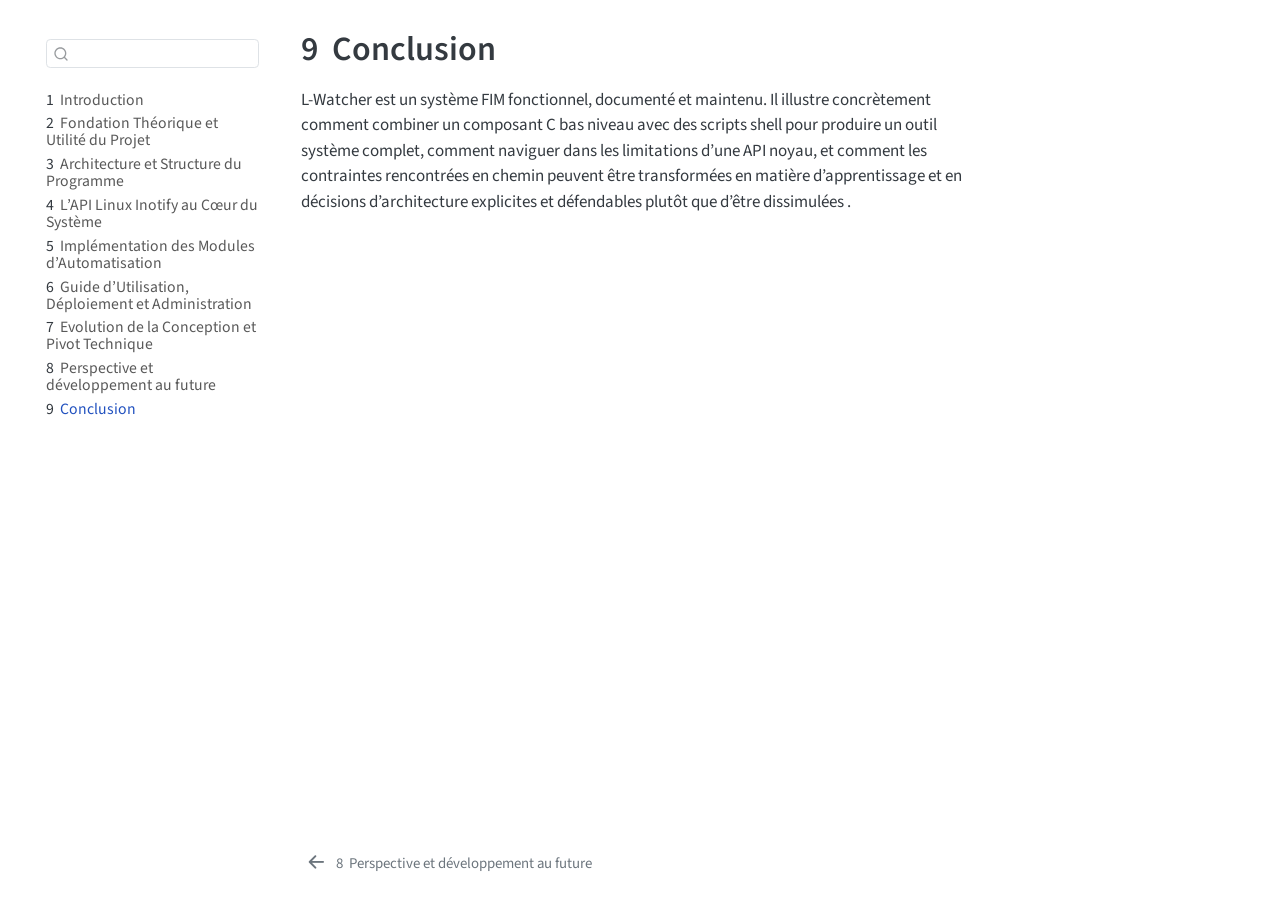
<file: summary.html>
<!DOCTYPE html>
<html xmlns="http://www.w3.org/1999/xhtml" lang="en" xml:lang="en"><head>

<meta charset="utf-8">
<meta name="generator" content="quarto-1.9.38">

<meta name="viewport" content="width=device-width, initial-scale=1.0, user-scalable=yes">


<title>9&nbsp; Conclusion</title>
<style>
/* Default styles provided by pandoc.
** See https://pandoc.org/MANUAL.html#variables-for-html for config info.
*/
code{white-space: pre-wrap;}
span.smallcaps{font-variant: small-caps;}
div.columns{display: flex; gap: min(4vw, 1.5em);}
div.column{flex: auto; overflow-x: auto;}
div.hanging-indent{margin-left: 1.5em; text-indent: -1.5em;}
ul.task-list{list-style: none;}
ul.task-list li input[type="checkbox"] {
  width: 0.8em;
  margin: 0 0.8em 0.2em -1em; /* quarto-specific, see https://github.com/quarto-dev/quarto-cli/issues/4556 */ 
  vertical-align: middle;
}
</style>


<script src="site_libs/quarto-nav/quarto-nav.js"></script>
<script src="site_libs/quarto-nav/headroom.min.js"></script>
<script src="site_libs/clipboard/clipboard.min.js"></script>
<script src="site_libs/quarto-search/autocomplete.umd.js"></script>
<script src="site_libs/quarto-search/fuse.min.js"></script>
<script src="site_libs/quarto-search/quarto-search.js"></script>
<meta name="quarto:offset" content="./">
<link href="./chapter7.html" rel="prev">
<script src="site_libs/quarto-html/quarto.js" type="module"></script>
<script src="site_libs/quarto-html/tabsets/tabsets.js" type="module"></script>
<script src="site_libs/quarto-html/popper.min.js"></script>
<script src="site_libs/quarto-html/tippy.umd.min.js"></script>
<script src="site_libs/quarto-html/anchor.min.js"></script>
<link href="site_libs/quarto-html/tippy.css" rel="stylesheet">
<link href="site_libs/quarto-html/quarto-syntax-highlighting-15634bcf2e68342d4ad2dfa704d543f6.css" rel="stylesheet" id="quarto-text-highlighting-styles">
<script src="site_libs/bootstrap/bootstrap.min.js"></script>
<link href="site_libs/bootstrap/bootstrap-icons.css" rel="stylesheet">
<link href="site_libs/bootstrap/bootstrap-87b7f55de2e0c9887283481eb31a794c.min.css" rel="stylesheet" append-hash="true" id="quarto-bootstrap" data-mode="light">
<script id="quarto-search-options" type="application/json">{
  "location": "sidebar",
  "copy-button": false,
  "collapse-after": 3,
  "panel-placement": "start",
  "type": "textbox",
  "limit": 50,
  "keyboard-shortcut": [
    "f",
    "/",
    "s"
  ],
  "show-item-context": false,
  "language": {
    "search-no-results-text": "No results",
    "search-matching-documents-text": "matching documents",
    "search-copy-link-title": "Copy link to search",
    "search-hide-matches-text": "Hide additional matches",
    "search-more-match-text": "more match in this document",
    "search-more-matches-text": "more matches in this document",
    "search-clear-button-title": "Clear",
    "search-text-placeholder": "",
    "search-detached-cancel-button-title": "Cancel",
    "search-submit-button-title": "Submit",
    "search-label": "Search"
  }
}</script>


</head>

<body class="nav-sidebar floating quarto-light">

<div id="quarto-search-results"></div>
  <header id="quarto-header" class="headroom fixed-top">
  <nav class="quarto-secondary-nav">
    <div class="container-fluid d-flex">
      <button type="button" class="quarto-btn-toggle btn" data-bs-toggle="collapse" role="button" data-bs-target=".quarto-sidebar-collapse-item" aria-controls="quarto-sidebar" aria-expanded="false" aria-label="Toggle sidebar navigation" onclick="if (window.quartoToggleHeadroom) { window.quartoToggleHeadroom(); }">
        <i class="bi bi-layout-text-sidebar-reverse"></i>
      </button>
        <nav class="quarto-page-breadcrumbs" aria-label="breadcrumb"><ol class="breadcrumb"><li class="breadcrumb-item"><a href="./summary.html"><span class="chapter-number">9</span>&nbsp; <span class="chapter-title">Conclusion</span></a></li></ol></nav>
        <a class="flex-grow-1" role="navigation" data-bs-toggle="collapse" data-bs-target=".quarto-sidebar-collapse-item" aria-controls="quarto-sidebar" aria-expanded="false" aria-label="Toggle sidebar navigation" onclick="if (window.quartoToggleHeadroom) { window.quartoToggleHeadroom(); }">      
        </a>
      <button type="button" class="btn quarto-search-button" aria-label="Search" onclick="window.quartoOpenSearch();">
        <i class="bi bi-search"></i>
      </button>
    </div>
  </nav>
</header>
<!-- content -->
<div id="quarto-content" class="quarto-container page-columns page-rows-contents page-layout-article">
<!-- sidebar -->
  <nav id="quarto-sidebar" class="sidebar collapse collapse-horizontal quarto-sidebar-collapse-item sidebar-navigation floating overflow-auto">
        <div class="mt-2 flex-shrink-0 align-items-center">
        <div class="sidebar-search">
        <div id="quarto-search" class="" title="Search"></div>
        </div>
        </div>
    <div class="sidebar-menu-container"> 
    <ul class="list-unstyled mt-1">
        <li class="sidebar-item">
  <div class="sidebar-item-container"> 
  <a href="./index.html" class="sidebar-item-text sidebar-link">
 <span class="menu-text"><span class="chapter-number">1</span>&nbsp; <span class="chapter-title">Introduction</span></span></a>
  </div>
</li>
        <li class="sidebar-item">
  <div class="sidebar-item-container"> 
  <a href="./chapter1.html" class="sidebar-item-text sidebar-link">
 <span class="menu-text"><span class="chapter-number">2</span>&nbsp; <span class="chapter-title">Fondation Théorique et Utilité du Projet</span></span></a>
  </div>
</li>
        <li class="sidebar-item">
  <div class="sidebar-item-container"> 
  <a href="./chapter2.html" class="sidebar-item-text sidebar-link">
 <span class="menu-text"><span class="chapter-number">3</span>&nbsp; <span class="chapter-title">Architecture et Structure du Programme</span></span></a>
  </div>
</li>
        <li class="sidebar-item">
  <div class="sidebar-item-container"> 
  <a href="./chapter3.html" class="sidebar-item-text sidebar-link">
 <span class="menu-text"><span class="chapter-number">4</span>&nbsp; <span class="chapter-title">L’API Linux Inotify au Cœur du Système</span></span></a>
  </div>
</li>
        <li class="sidebar-item">
  <div class="sidebar-item-container"> 
  <a href="./chapter4.html" class="sidebar-item-text sidebar-link">
 <span class="menu-text"><span class="chapter-number">5</span>&nbsp; <span class="chapter-title">Implémentation des Modules d’Automatisation</span></span></a>
  </div>
</li>
        <li class="sidebar-item">
  <div class="sidebar-item-container"> 
  <a href="./chapter5.html" class="sidebar-item-text sidebar-link">
 <span class="menu-text"><span class="chapter-number">6</span>&nbsp; <span class="chapter-title">Guide d’Utilisation, Déploiement et Administration</span></span></a>
  </div>
</li>
        <li class="sidebar-item">
  <div class="sidebar-item-container"> 
  <a href="./chapter6.html" class="sidebar-item-text sidebar-link">
 <span class="menu-text"><span class="chapter-number">7</span>&nbsp; <span class="chapter-title">Evolution de la Conception et Pivot Technique</span></span></a>
  </div>
</li>
        <li class="sidebar-item">
  <div class="sidebar-item-container"> 
  <a href="./chapter7.html" class="sidebar-item-text sidebar-link">
 <span class="menu-text"><span class="chapter-number">8</span>&nbsp; <span class="chapter-title">Perspective et développement au future</span></span></a>
  </div>
</li>
        <li class="sidebar-item">
  <div class="sidebar-item-container"> 
  <a href="./summary.html" class="sidebar-item-text sidebar-link active">
 <span class="menu-text"><span class="chapter-number">9</span>&nbsp; <span class="chapter-title">Conclusion</span></span></a>
  </div>
</li>
    </ul>
    </div>
</nav>
<div id="quarto-sidebar-glass" class="quarto-sidebar-collapse-item" data-bs-toggle="collapse" data-bs-target=".quarto-sidebar-collapse-item"></div>
<!-- margin-sidebar -->
    <div id="quarto-margin-sidebar" class="sidebar margin-sidebar zindex-bottom">
        
    </div>
<!-- main -->
<main class="content" id="quarto-document-content">

<header id="title-block-header" class="quarto-title-block default">
<div class="quarto-title">
<h1 class="title"><span class="chapter-number">9</span>&nbsp; <span class="chapter-title">Conclusion</span></h1>
</div>



<div class="quarto-title-meta">

    
  
    
  </div>
  


</header>


<p>L-Watcher est un système FIM fonctionnel, documenté et maintenu. Il illustre concrètement comment combiner un composant C bas niveau avec des scripts shell pour produire un outil système complet, comment naviguer dans les limitations d’une API noyau, et comment les contraintes rencontrées en chemin peuvent être transformées en matière d’apprentissage et en décisions d’architecture explicites et défendables plutôt que d’être dissimulées .</p>



</main> <!-- /main -->
<script id="quarto-html-after-body" type="application/javascript">
  window.document.addEventListener("DOMContentLoaded", function (event) {
    const icon = "";
    const anchorJS = new window.AnchorJS();
    anchorJS.options = {
      placement: 'right',
      icon: icon
    };
    anchorJS.add('.anchored');
    const isCodeAnnotation = (el) => {
      for (const clz of el.classList) {
        if (clz.startsWith('code-annotation-')) {                     
          return true;
        }
      }
      return false;
    }
    const onCopySuccess = function(e) {
      // button target
      const button = e.trigger;
      // don't keep focus
      button.blur();
      // flash "checked"
      button.classList.add('code-copy-button-checked');
      var currentTitle = button.getAttribute("title");
      button.setAttribute("title", "Copied!");
      let tooltip;
      if (window.bootstrap) {
        button.setAttribute("data-bs-toggle", "tooltip");
        button.setAttribute("data-bs-placement", "left");
        button.setAttribute("data-bs-title", "Copied!");
        tooltip = new bootstrap.Tooltip(button, 
          { trigger: "manual", 
            customClass: "code-copy-button-tooltip",
            offset: [0, -8]});
        tooltip.show();    
      }
      setTimeout(function() {
        if (tooltip) {
          tooltip.hide();
          button.removeAttribute("data-bs-title");
          button.removeAttribute("data-bs-toggle");
          button.removeAttribute("data-bs-placement");
        }
        button.setAttribute("title", currentTitle);
        button.classList.remove('code-copy-button-checked');
      }, 1000);
      // clear code selection
      e.clearSelection();
    }
    const getTextToCopy = function(trigger) {
      const outerScaffold = trigger.parentElement.cloneNode(true);
      const codeEl = outerScaffold.querySelector('code');
      for (const childEl of codeEl.children) {
        if (isCodeAnnotation(childEl)) {
          childEl.remove();
        }
      }
      return codeEl.innerText;
    }
    const clipboard = new window.ClipboardJS('.code-copy-button:not([data-in-quarto-modal])', {
      text: getTextToCopy
    });
    clipboard.on('success', onCopySuccess);
    if (window.document.getElementById('quarto-embedded-source-code-modal')) {
      const clipboardModal = new window.ClipboardJS('.code-copy-button[data-in-quarto-modal]', {
        text: getTextToCopy,
        container: window.document.getElementById('quarto-embedded-source-code-modal')
      });
      clipboardModal.on('success', onCopySuccess);
    }
      var localhostRegex = new RegExp(/^(?:http|https):\/\/localhost\:?[0-9]*\//);
      var mailtoRegex = new RegExp(/^mailto:/);
        var filterRegex = new RegExp('/' + window.location.host + '/');
      var isInternal = (href) => {
          return filterRegex.test(href) || localhostRegex.test(href) || mailtoRegex.test(href);
      }
      // Inspect non-navigation links and adorn them if external
     var links = window.document.querySelectorAll('a[href]:not(.nav-link):not(.navbar-brand):not(.toc-action):not(.sidebar-link):not(.sidebar-item-toggle):not(.pagination-link):not(.no-external):not([aria-hidden]):not(.dropdown-item):not(.quarto-navigation-tool):not(.about-link)');
      for (var i=0; i<links.length; i++) {
        const link = links[i];
        if (!isInternal(link.href)) {
          // undo the damage that might have been done by quarto-nav.js in the case of
          // links that we want to consider external
          if (link.dataset.originalHref !== undefined) {
            link.href = link.dataset.originalHref;
          }
        }
      }
    function tippyHover(el, contentFn, onTriggerFn, onUntriggerFn) {
      const config = {
        allowHTML: true,
        maxWidth: 500,
        delay: 100,
        arrow: false,
        appendTo: function(el) {
            return el.parentElement;
        },
        interactive: true,
        interactiveBorder: 10,
        theme: 'quarto',
        placement: 'bottom-start',
      };
      if (contentFn) {
        config.content = contentFn;
      }
      if (onTriggerFn) {
        config.onTrigger = onTriggerFn;
      }
      if (onUntriggerFn) {
        config.onUntrigger = onUntriggerFn;
      }
      window.tippy(el, config); 
    }
    const noterefs = window.document.querySelectorAll('a[role="doc-noteref"]');
    for (var i=0; i<noterefs.length; i++) {
      const ref = noterefs[i];
      tippyHover(ref, function() {
        // use id or data attribute instead here
        let href = ref.getAttribute('data-footnote-href') || ref.getAttribute('href');
        try { href = new URL(href).hash; } catch {}
        const id = href.replace(/^#\/?/, "");
        const note = window.document.getElementById(id);
        if (note) {
          return note.innerHTML;
        } else {
          return "";
        }
      });
    }
    const xrefs = window.document.querySelectorAll('a.quarto-xref');
    const processXRef = (id, note) => {
      // Strip column container classes
      const stripColumnClz = (el) => {
        el.classList.remove("page-full", "page-columns");
        if (el.children) {
          for (const child of el.children) {
            stripColumnClz(child);
          }
        }
      }
      stripColumnClz(note)
      if (id === null || id.startsWith('sec-')) {
        // Special case sections, only their first couple elements
        const container = document.createElement("div");
        if (note.children && note.children.length > 2) {
          container.appendChild(note.children[0].cloneNode(true));
          for (let i = 1; i < note.children.length; i++) {
            const child = note.children[i];
            if (child.tagName === "P" && child.innerText === "") {
              continue;
            } else {
              container.appendChild(child.cloneNode(true));
              break;
            }
          }
          if (window.Quarto?.typesetMath) {
            window.Quarto.typesetMath(container);
          }
          return container.innerHTML
        } else {
          if (window.Quarto?.typesetMath) {
            window.Quarto.typesetMath(note);
          }
          return note.innerHTML;
        }
      } else {
        // Remove any anchor links if they are present
        const anchorLink = note.querySelector('a.anchorjs-link');
        if (anchorLink) {
          anchorLink.remove();
        }
        if (window.Quarto?.typesetMath) {
          window.Quarto.typesetMath(note);
        }
        if (note.classList.contains("callout")) {
          return note.outerHTML;
        } else {
          return note.innerHTML;
        }
      }
    }
    for (var i=0; i<xrefs.length; i++) {
      const xref = xrefs[i];
      tippyHover(xref, undefined, function(instance) {
        instance.disable();
        let url = xref.getAttribute('href');
        let hash = undefined; 
        if (url.startsWith('#')) {
          hash = url;
        } else {
          try { hash = new URL(url).hash; } catch {}
        }
        if (hash) {
          const id = hash.replace(/^#\/?/, "");
          const note = window.document.getElementById(id);
          if (note !== null) {
            try {
              const html = processXRef(id, note.cloneNode(true));
              instance.setContent(html);
            } finally {
              instance.enable();
              instance.show();
            }
          } else {
            // See if we can fetch this
            fetch(url.split('#')[0])
            .then(res => res.text())
            .then(html => {
              const parser = new DOMParser();
              const htmlDoc = parser.parseFromString(html, "text/html");
              const note = htmlDoc.getElementById(id);
              if (note !== null) {
                const html = processXRef(id, note);
                instance.setContent(html);
              } 
            }).finally(() => {
              instance.enable();
              instance.show();
            });
          }
        } else {
          // See if we can fetch a full url (with no hash to target)
          // This is a special case and we should probably do some content thinning / targeting
          fetch(url)
          .then(res => res.text())
          .then(html => {
            const parser = new DOMParser();
            const htmlDoc = parser.parseFromString(html, "text/html");
            const note = htmlDoc.querySelector('main.content');
            if (note !== null) {
              // This should only happen for chapter cross references
              // (since there is no id in the URL)
              // remove the first header
              if (note.children.length > 0 && note.children[0].tagName === "HEADER") {
                note.children[0].remove();
              }
              const html = processXRef(null, note);
              instance.setContent(html);
            } 
          }).finally(() => {
            instance.enable();
            instance.show();
          });
        }
      }, function(instance) {
      });
    }
        let selectedAnnoteEl;
        const selectorForAnnotation = ( cell, annotation) => {
          let cellAttr = 'data-code-cell="' + cell + '"';
          let lineAttr = 'data-code-annotation="' +  annotation + '"';
          const selector = 'span[' + cellAttr + '][' + lineAttr + ']';
          return selector;
        }
        const selectCodeLines = (annoteEl) => {
          const doc = window.document;
          const targetCell = annoteEl.getAttribute("data-target-cell");
          const targetAnnotation = annoteEl.getAttribute("data-target-annotation");
          const annoteSpan = window.document.querySelector(selectorForAnnotation(targetCell, targetAnnotation));
          const lines = annoteSpan.getAttribute("data-code-lines").split(",");
          const lineIds = lines.map((line) => {
            return targetCell + "-" + line;
          })
          let top = null;
          let height = null;
          let parent = null;
          if (lineIds.length > 0) {
              //compute the position of the single el (top and bottom and make a div)
              const el = window.document.getElementById(lineIds[0]);
              top = el.offsetTop;
              height = el.offsetHeight;
              parent = el.parentElement.parentElement;
            if (lineIds.length > 1) {
              const lastEl = window.document.getElementById(lineIds[lineIds.length - 1]);
              const bottom = lastEl.offsetTop + lastEl.offsetHeight;
              height = bottom - top;
            }
            if (top !== null && height !== null && parent !== null) {
              // cook up a div (if necessary) and position it 
              let div = window.document.getElementById("code-annotation-line-highlight");
              if (div === null) {
                div = window.document.createElement("div");
                div.setAttribute("id", "code-annotation-line-highlight");
                div.style.position = 'absolute';
                parent.appendChild(div);
              }
              div.style.top = top - 2 + "px";
              div.style.height = height + 4 + "px";
              div.style.left = 0;
              let gutterDiv = window.document.getElementById("code-annotation-line-highlight-gutter");
              if (gutterDiv === null) {
                gutterDiv = window.document.createElement("div");
                gutterDiv.setAttribute("id", "code-annotation-line-highlight-gutter");
                gutterDiv.style.position = 'absolute';
                const codeCell = window.document.getElementById(targetCell);
                const gutter = codeCell.querySelector('.code-annotation-gutter');
                gutter.appendChild(gutterDiv);
              }
              gutterDiv.style.top = top - 2 + "px";
              gutterDiv.style.height = height + 4 + "px";
            }
            selectedAnnoteEl = annoteEl;
          }
        };
        const unselectCodeLines = () => {
          const elementsIds = ["code-annotation-line-highlight", "code-annotation-line-highlight-gutter"];
          elementsIds.forEach((elId) => {
            const div = window.document.getElementById(elId);
            if (div) {
              div.remove();
            }
          });
          selectedAnnoteEl = undefined;
        };
          // Handle positioning of the toggle
      window.addEventListener(
        "resize",
        throttle(() => {
          elRect = undefined;
          if (selectedAnnoteEl) {
            selectCodeLines(selectedAnnoteEl);
          }
        }, 10)
      );
      function throttle(fn, ms) {
      let throttle = false;
      let timer;
        return (...args) => {
          if(!throttle) { // first call gets through
              fn.apply(this, args);
              throttle = true;
          } else { // all the others get throttled
              if(timer) clearTimeout(timer); // cancel #2
              timer = setTimeout(() => {
                fn.apply(this, args);
                timer = throttle = false;
              }, ms);
          }
        };
      }
        // Attach click handler to the DT
        const annoteDls = window.document.querySelectorAll('dt[data-target-cell]');
        for (const annoteDlNode of annoteDls) {
          annoteDlNode.addEventListener('click', (event) => {
            const clickedEl = event.target;
            if (clickedEl !== selectedAnnoteEl) {
              unselectCodeLines();
              const activeEl = window.document.querySelector('dt[data-target-cell].code-annotation-active');
              if (activeEl) {
                activeEl.classList.remove('code-annotation-active');
              }
              selectCodeLines(clickedEl);
              clickedEl.classList.add('code-annotation-active');
            } else {
              // Unselect the line
              unselectCodeLines();
              clickedEl.classList.remove('code-annotation-active');
            }
          });
        }
    const findCites = (el) => {
      const parentEl = el.parentElement;
      if (parentEl) {
        const cites = parentEl.dataset.cites;
        if (cites) {
          return {
            el,
            cites: cites.split(' ')
          };
        } else {
          return findCites(el.parentElement)
        }
      } else {
        return undefined;
      }
    };
    var bibliorefs = window.document.querySelectorAll('a[role="doc-biblioref"]');
    for (var i=0; i<bibliorefs.length; i++) {
      const ref = bibliorefs[i];
      const citeInfo = findCites(ref);
      if (citeInfo) {
        tippyHover(citeInfo.el, function() {
          var popup = window.document.createElement('div');
          citeInfo.cites.forEach(function(cite) {
            var citeDiv = window.document.createElement('div');
            citeDiv.classList.add('hanging-indent');
            citeDiv.classList.add('csl-entry');
            var biblioDiv = window.document.getElementById('ref-' + cite);
            if (biblioDiv) {
              citeDiv.innerHTML = biblioDiv.innerHTML;
            }
            popup.appendChild(citeDiv);
          });
          return popup.innerHTML;
        });
      }
    }
  });
  </script>
<nav class="page-navigation">
  <div class="nav-page nav-page-previous">
      <a href="./chapter7.html" class="pagination-link" aria-label="Perspective et développement au future">
        <i class="bi bi-arrow-left-short"></i> <span class="nav-page-text"><span class="chapter-number">8</span>&nbsp; <span class="chapter-title">Perspective et développement au future</span></span>
      </a>          
  </div>
  <div class="nav-page nav-page-next">
  </div>
</nav>
</div> <!-- /content -->




</body></html>
</file>
<file: site_libs/quarto-html/tippy.css>
.tippy-box[data-animation=fade][data-state=hidden]{opacity:0}[data-tippy-root]{max-width:calc(100vw - 10px)}.tippy-box{position:relative;background-color:#333;color:#fff;border-radius:4px;font-size:14px;line-height:1.4;white-space:normal;outline:0;transition-property:transform,visibility,opacity}.tippy-box[data-placement^=top]>.tippy-arrow{bottom:0}.tippy-box[data-placement^=top]>.tippy-arrow:before{bottom:-7px;left:0;border-width:8px 8px 0;border-top-color:initial;transform-origin:center top}.tippy-box[data-placement^=bottom]>.tippy-arrow{top:0}.tippy-box[data-placement^=bottom]>.tippy-arrow:before{top:-7px;left:0;border-width:0 8px 8px;border-bottom-color:initial;transform-origin:center bottom}.tippy-box[data-placement^=left]>.tippy-arrow{right:0}.tippy-box[data-placement^=left]>.tippy-arrow:before{border-width:8px 0 8px 8px;border-left-color:initial;right:-7px;transform-origin:center left}.tippy-box[data-placement^=right]>.tippy-arrow{left:0}.tippy-box[data-placement^=right]>.tippy-arrow:before{left:-7px;border-width:8px 8px 8px 0;border-right-color:initial;transform-origin:center right}.tippy-box[data-inertia][data-state=visible]{transition-timing-function:cubic-bezier(.54,1.5,.38,1.11)}.tippy-arrow{width:16px;height:16px;color:#333}.tippy-arrow:before{content:"";position:absolute;border-color:transparent;border-style:solid}.tippy-content{position:relative;padding:5px 9px;z-index:1}
</file>
<file: site_libs/quarto-html/quarto-syntax-highlighting-15634bcf2e68342d4ad2dfa704d543f6.css>
/* quarto syntax highlight colors */
:root {
  --quarto-hl-ot-color: #003B4F;
  --quarto-hl-at-color: #657422;
  --quarto-hl-ss-color: #20794D;
  --quarto-hl-an-color: #5E5E5E;
  --quarto-hl-fu-color: #4758AB;
  --quarto-hl-st-color: #20794D;
  --quarto-hl-cf-color: #003B4F;
  --quarto-hl-op-color: #5E5E5E;
  --quarto-hl-er-color: #AD0000;
  --quarto-hl-bn-color: #AD0000;
  --quarto-hl-al-color: #AD0000;
  --quarto-hl-va-color: #111111;
  --quarto-hl-bu-color: inherit;
  --quarto-hl-ex-color: inherit;
  --quarto-hl-pp-color: #AD0000;
  --quarto-hl-in-color: #5E5E5E;
  --quarto-hl-vs-color: #20794D;
  --quarto-hl-wa-color: #5E5E5E;
  --quarto-hl-do-color: #5E5E5E;
  --quarto-hl-im-color: #00769E;
  --quarto-hl-ch-color: #20794D;
  --quarto-hl-dt-color: #AD0000;
  --quarto-hl-fl-color: #AD0000;
  --quarto-hl-co-color: #5E5E5E;
  --quarto-hl-cv-color: #5E5E5E;
  --quarto-hl-cn-color: #8f5902;
  --quarto-hl-sc-color: #5E5E5E;
  --quarto-hl-dv-color: #AD0000;
  --quarto-hl-kw-color: #003B4F;
}

/* other quarto variables */
:root {
  --quarto-font-monospace: SFMono-Regular, Menlo, Monaco, Consolas, "Liberation Mono", "Courier New", monospace;
}

/* syntax highlight based on Pandoc's rules */
pre > code.sourceCode > span {
  color: #003B4F;
}

code.sourceCode > span {
  color: #003B4F;
}

div.sourceCode,
div.sourceCode pre.sourceCode {
  color: #003B4F;
}

/* Normal */
code span {
  color: #003B4F;
}

/* Alert */
code span.al {
  color: #AD0000;
  font-style: inherit;
}

/* Annotation */
code span.an {
  color: #5E5E5E;
  font-style: inherit;
}

/* Attribute */
code span.at {
  color: #657422;
  font-style: inherit;
}

/* BaseN */
code span.bn {
  color: #AD0000;
  font-style: inherit;
}

/* BuiltIn */
code span.bu {
  font-style: inherit;
}

/* ControlFlow */
code span.cf {
  color: #003B4F;
  font-weight: bold;
  font-style: inherit;
}

/* Char */
code span.ch {
  color: #20794D;
  font-style: inherit;
}

/* Constant */
code span.cn {
  color: #8f5902;
  font-style: inherit;
}

/* Comment */
code span.co {
  color: #5E5E5E;
  font-style: inherit;
}

/* CommentVar */
code span.cv {
  color: #5E5E5E;
  font-style: italic;
}

/* Documentation */
code span.do {
  color: #5E5E5E;
  font-style: italic;
}

/* DataType */
code span.dt {
  color: #AD0000;
  font-style: inherit;
}

/* DecVal */
code span.dv {
  color: #AD0000;
  font-style: inherit;
}

/* Error */
code span.er {
  color: #AD0000;
  font-style: inherit;
}

/* Extension */
code span.ex {
  font-style: inherit;
}

/* Float */
code span.fl {
  color: #AD0000;
  font-style: inherit;
}

/* Function */
code span.fu {
  color: #4758AB;
  font-style: inherit;
}

/* Import */
code span.im {
  color: #00769E;
  font-style: inherit;
}

/* Information */
code span.in {
  color: #5E5E5E;
  font-style: inherit;
}

/* Keyword */
code span.kw {
  color: #003B4F;
  font-weight: bold;
  font-style: inherit;
}

/* Operator */
code span.op {
  color: #5E5E5E;
  font-style: inherit;
}

/* Other */
code span.ot {
  color: #003B4F;
  font-style: inherit;
}

/* Preprocessor */
code span.pp {
  color: #AD0000;
  font-style: inherit;
}

/* SpecialChar */
code span.sc {
  color: #5E5E5E;
  font-style: inherit;
}

/* SpecialString */
code span.ss {
  color: #20794D;
  font-style: inherit;
}

/* String */
code span.st {
  color: #20794D;
  font-style: inherit;
}

/* Variable */
code span.va {
  color: #111111;
  font-style: inherit;
}

/* VerbatimString */
code span.vs {
  color: #20794D;
  font-style: inherit;
}

/* Warning */
code span.wa {
  color: #5E5E5E;
  font-style: italic;
}

.prevent-inlining {
  content: "</";
}

/*# sourceMappingURL=f23921c56f73e400b49028c9186a1aa0.css.map */
</file>
